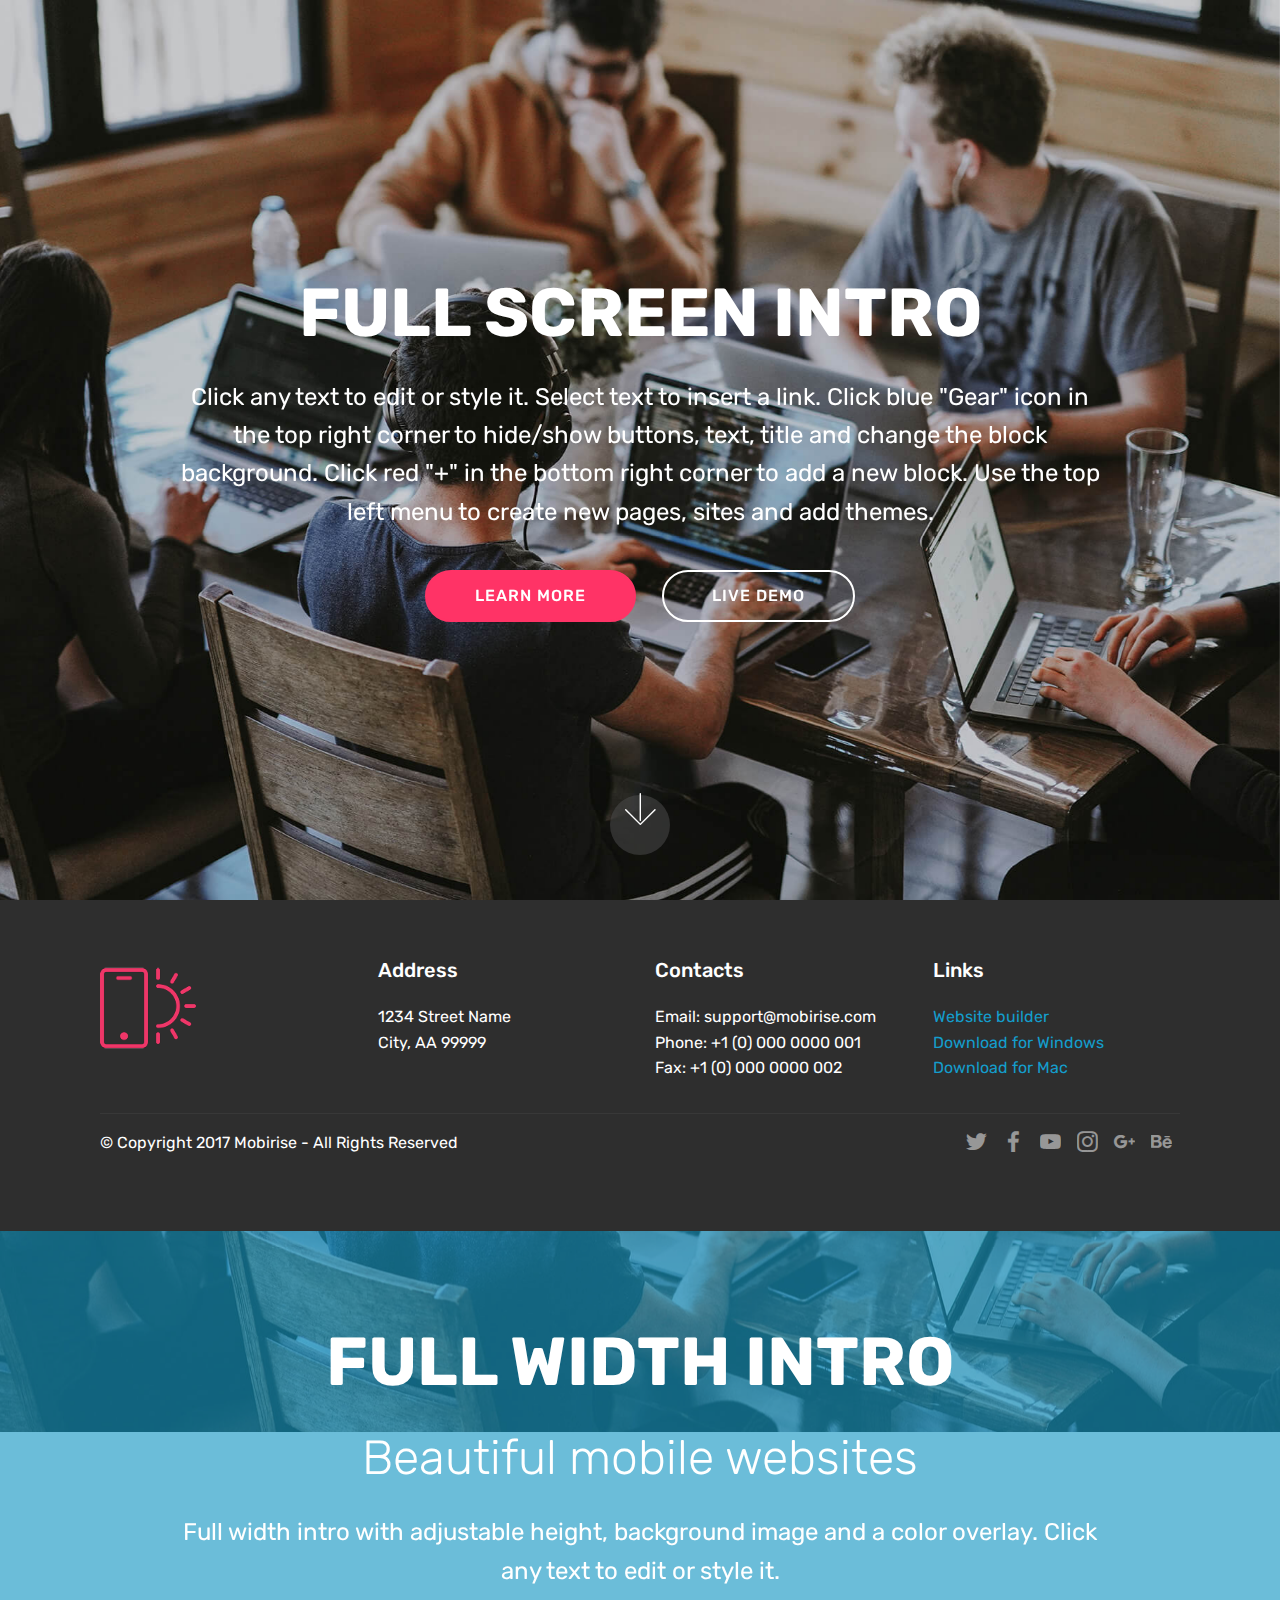
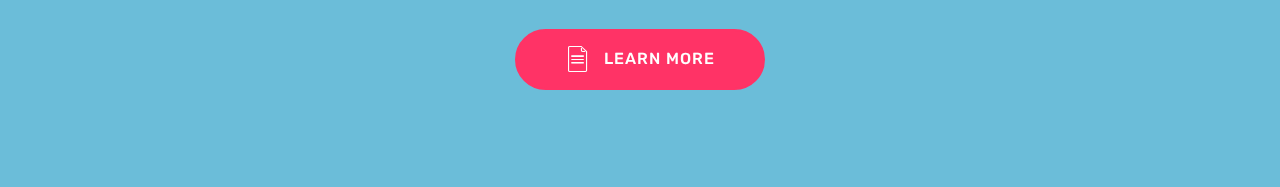
<file: index.html>
<!DOCTYPE html>
<html  >
<head>
  <!-- Site made with Mobirise Website Builder v4.12.2, https://mobirise.com -->
  <meta charset="UTF-8">
  <meta http-equiv="X-UA-Compatible" content="IE=edge">
  <meta name="generator" content="Mobirise v4.12.2, mobirise.com">
  <meta name="viewport" content="width=device-width, initial-scale=1, minimum-scale=1">
  <link rel="shortcut icon" href="assets/images/logo4.png" type="image/x-icon">
  <meta name="description" content="">
  
  <title>Home</title>
  <link rel="stylesheet" href="assets/web/assets/mobirise-icons/mobirise-icons.css">
  <link rel="stylesheet" href="assets/bootstrap/css/bootstrap.min.css">
  <link rel="stylesheet" href="assets/bootstrap/css/bootstrap-grid.min.css">
  <link rel="stylesheet" href="assets/bootstrap/css/bootstrap-reboot.min.css">
  <link rel="stylesheet" href="assets/tether/tether.min.css">
  <link rel="stylesheet" href="assets/socicon/css/styles.css">
  <link rel="stylesheet" href="assets/theme/css/style.css">
  <link rel="preload" as="style" href="assets/mobirise/css/mbr-additional.css"><link rel="stylesheet" href="assets/mobirise/css/mbr-additional.css" type="text/css">
  
  
  
</head>
<body>
  <section class="cid-qTkA127IK8 mbr-fullscreen mbr-parallax-background" id="header2-1">

    

    

    <div class="container align-center">
        <div class="row justify-content-md-center">
            <div class="mbr-white col-md-10">
                <h1 class="mbr-section-title mbr-bold pb-3 mbr-fonts-style display-1">
                    FULL SCREEN INTRO
                </h1>
                
                <p class="mbr-text pb-3 mbr-fonts-style display-5">
                    Click any text to edit or style it. Select text to insert a link. Click blue "Gear" icon in the top right corner to hide/show buttons, text, title and change the block background. Click red "+" in the bottom right corner to add a new block. Use the top left menu to create new pages, sites and add themes.
                </p>
                <div class="mbr-section-btn"><a class="btn btn-md btn-secondary display-4" href="https://mobirise.com">LEARN MORE</a>
                    <a class="btn btn-md btn-white-outline display-4" href="https://mobirise.com">LIVE DEMO</a></div>
            </div>
        </div>
    </div>
    <div class="mbr-arrow hidden-sm-down" aria-hidden="true">
        <a href="#next">
            <i class="mbri-down mbr-iconfont"></i>
        </a>
    </div>
</section>

<section class="engine"><a href="https://mobirise.info/x">css templates</a></section><section class="cid-qTkAaeaxX5" id="footer1-2">

    

    

    <div class="container">
        <div class="media-container-row content text-white">
            <div class="col-12 col-md-3">
                <div class="media-wrap">
                    <a href="https://mobirise.com/">
                        <img src="assets/images/logo2.png" alt="Mobirise">
                    </a>
                </div>
            </div>
            <div class="col-12 col-md-3 mbr-fonts-style display-7">
                <h5 class="pb-3">
                    Address
                </h5>
                <p class="mbr-text">
                    1234 Street Name
                    <br>City, AA 99999
                </p>
            </div>
            <div class="col-12 col-md-3 mbr-fonts-style display-7">
                <h5 class="pb-3">
                    Contacts
                </h5>
                <p class="mbr-text">
                    Email: support@mobirise.com
                    <br>Phone: +1 (0) 000 0000 001
                    <br>Fax: +1 (0) 000 0000 002
                </p>
            </div>
            <div class="col-12 col-md-3 mbr-fonts-style display-7">
                <h5 class="pb-3">
                    Links
                </h5>
                <p class="mbr-text">
                    <a class="text-primary" href="https://mobirise.com/">Website builder</a>
                    <br><a class="text-primary" href="https://mobirise.com/mobirise-free-win.zip">Download for Windows</a>
                    <br><a class="text-primary" href="https://mobirise.com/mobirise-free-mac.zip">Download for Mac</a>
                </p>
            </div>
        </div>
        <div class="footer-lower">
            <div class="media-container-row">
                <div class="col-sm-12">
                    <hr>
                </div>
            </div>
            <div class="media-container-row mbr-white">
                <div class="col-sm-6 copyright">
                    <p class="mbr-text mbr-fonts-style display-7">
                        © Copyright 2017 Mobirise - All Rights Reserved
                    </p>
                </div>
                <div class="col-md-6">
                    <div class="social-list align-right">
                        <div class="soc-item">
                            <a href="https://twitter.com/mobirise" target="_blank">
                                <span class="socicon-twitter socicon mbr-iconfont mbr-iconfont-social"></span>
                            </a>
                        </div>
                        <div class="soc-item">
                            <a href="https://www.facebook.com/pages/Mobirise/1616226671953247" target="_blank">
                                <span class="socicon-facebook socicon mbr-iconfont mbr-iconfont-social"></span>
                            </a>
                        </div>
                        <div class="soc-item">
                            <a href="https://www.youtube.com/c/mobirise" target="_blank">
                                <span class="socicon-youtube socicon mbr-iconfont mbr-iconfont-social"></span>
                            </a>
                        </div>
                        <div class="soc-item">
                            <a href="https://instagram.com/mobirise" target="_blank">
                                <span class="socicon-instagram socicon mbr-iconfont mbr-iconfont-social"></span>
                            </a>
                        </div>
                        <div class="soc-item">
                            <a href="https://plus.google.com/u/0/+Mobirise" target="_blank">
                                <span class="socicon-googleplus socicon mbr-iconfont mbr-iconfont-social"></span>
                            </a>
                        </div>
                        <div class="soc-item">
                            <a href="https://www.behance.net/Mobirise" target="_blank">
                                <span class="socicon-behance socicon mbr-iconfont mbr-iconfont-social"></span>
                            </a>
                        </div>
                    </div>
                </div>
            </div>
        </div>
    </div>
</section>

<section class="header1 cid-rSlG7k9RsS mbr-parallax-background" id="header1-3">

    

    <div class="mbr-overlay" style="opacity: 0.6; background-color: rgb(20, 157, 204);">
    </div>

    <div class="container">
        <div class="row justify-content-md-center">
            <div class="mbr-white col-md-10">
                <h1 class="mbr-section-title align-center mbr-bold pb-3 mbr-fonts-style display-1">
                    FULL WIDTH INTRO
                </h1>
                <h3 class="mbr-section-subtitle align-center mbr-light pb-3 mbr-fonts-style display-2">
                    Beautiful mobile websites
                </h3>
                <p class="mbr-text align-center pb-3 mbr-fonts-style display-5">
                    Full width intro with adjustable height, background image and a color overlay. Click any text to edit or style it.
                </p>
                <div class="mbr-section-btn align-center"><a class="btn btn-md btn-secondary display-4" href="https://mobirise.co">
                        <span class="mbr-iconfont mbri-file"></span>LEARN MORE</a></div>
            </div>
        </div>
    </div>

</section>


  <script src="assets/web/assets/jquery/jquery.min.js"></script>
  <script src="assets/popper/popper.min.js"></script>
  <script src="assets/bootstrap/js/bootstrap.min.js"></script>
  <script src="assets/tether/tether.min.js"></script>
  <script src="assets/smoothscroll/smooth-scroll.js"></script>
  <script src="assets/parallax/jarallax.min.js"></script>
  <script src="assets/theme/js/script.js"></script>
  
  
</body>
</html>
</file>
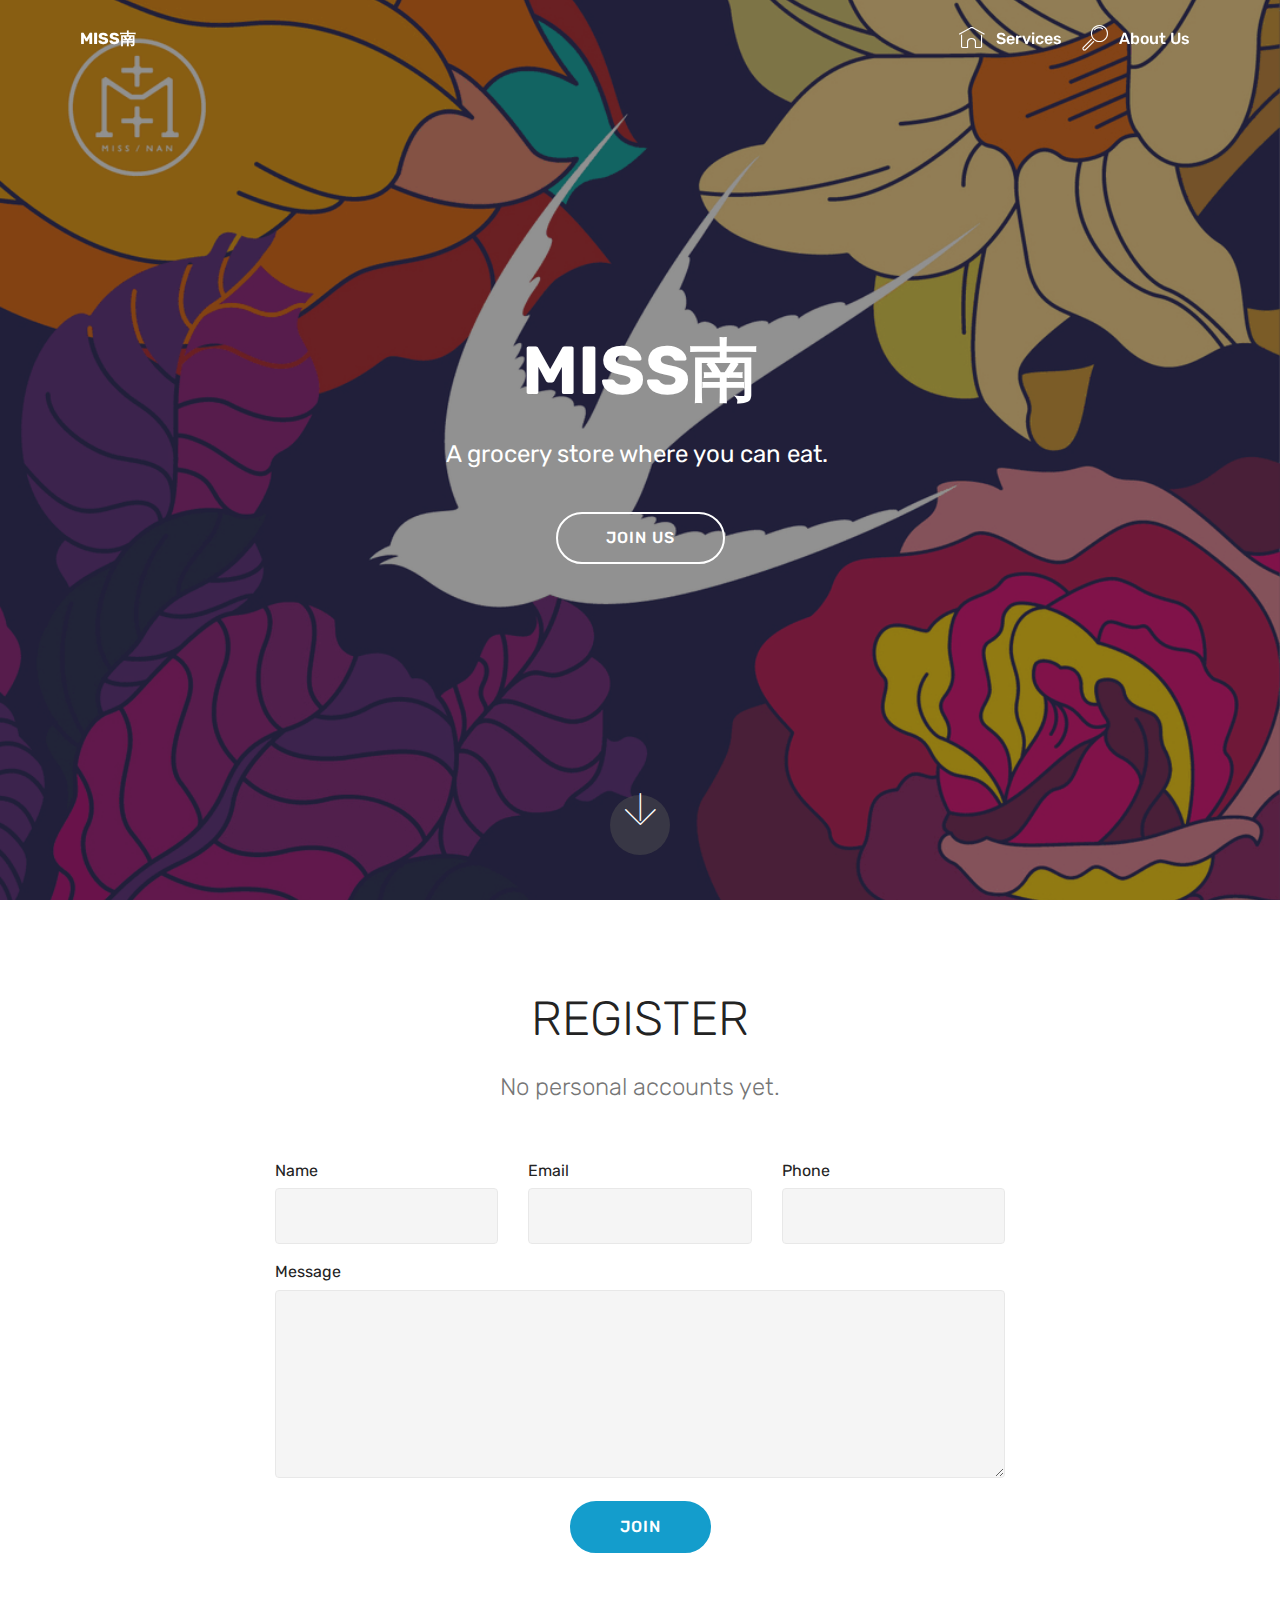
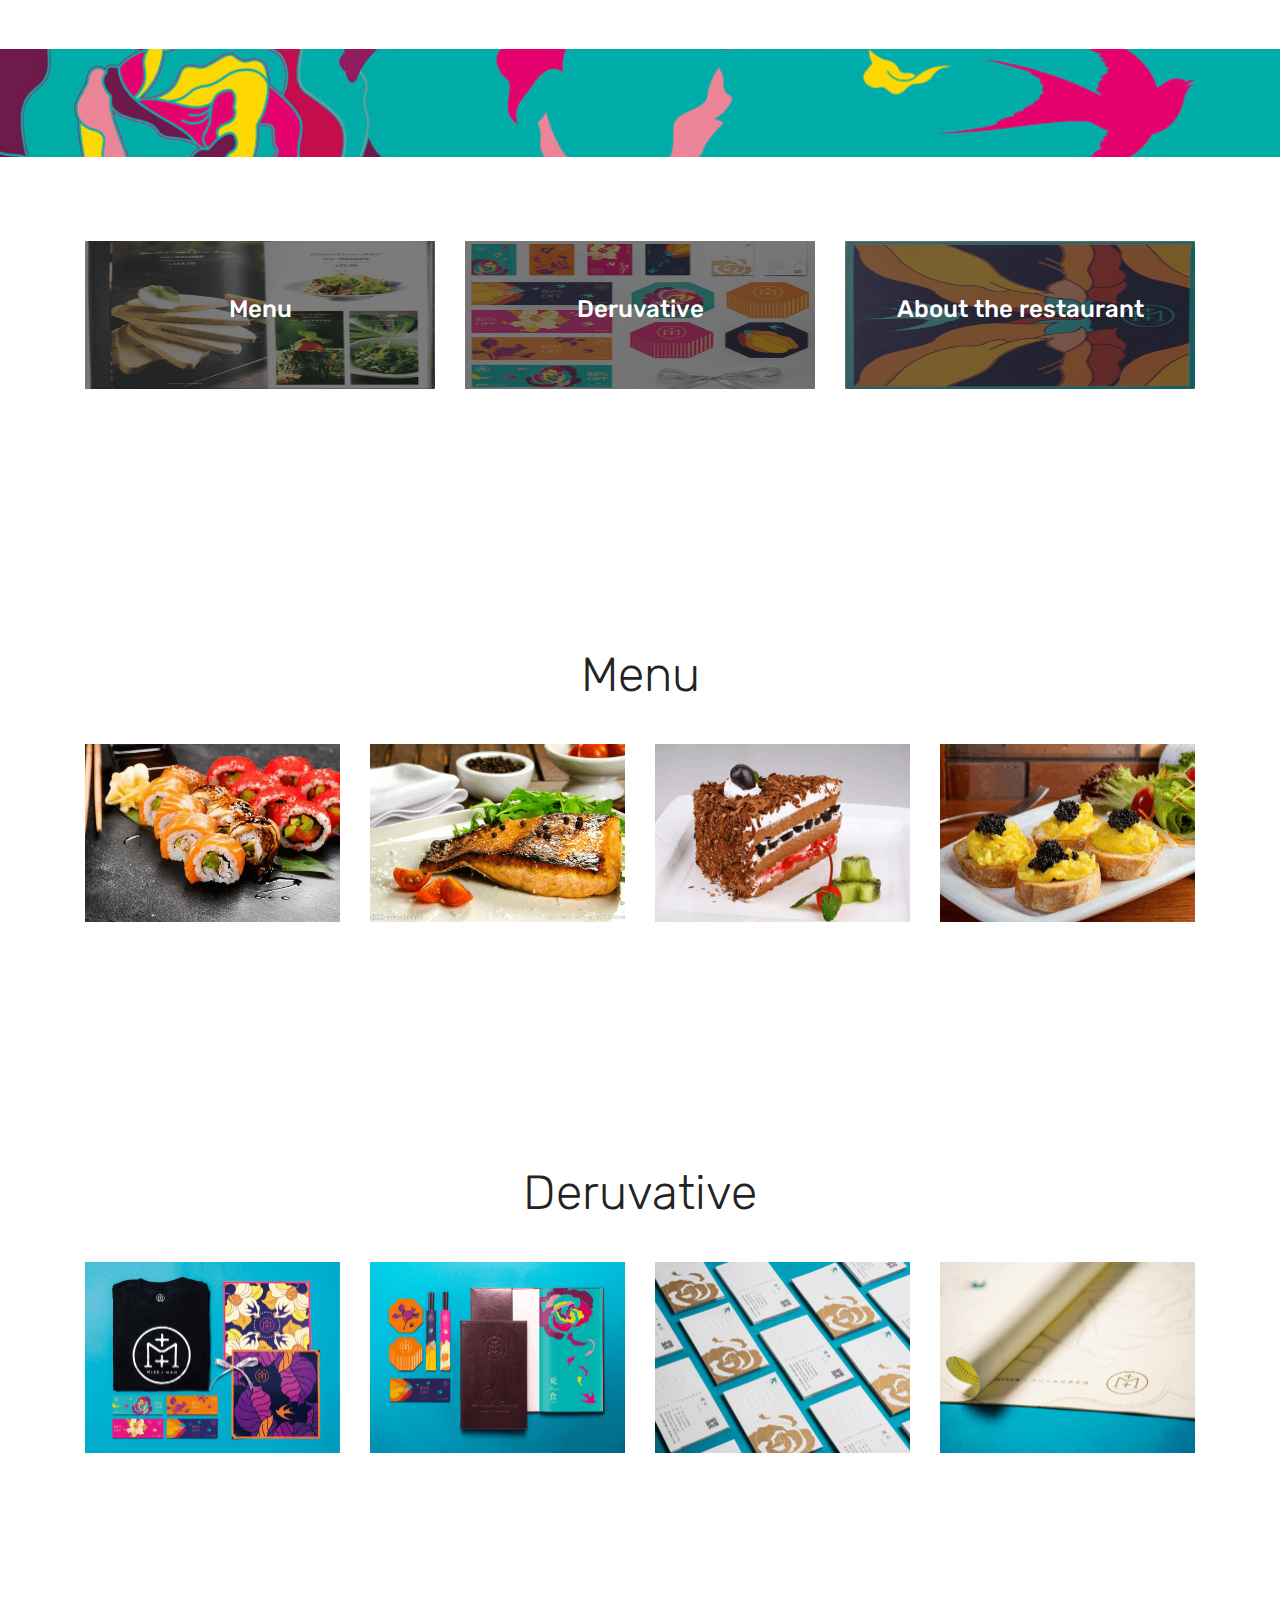
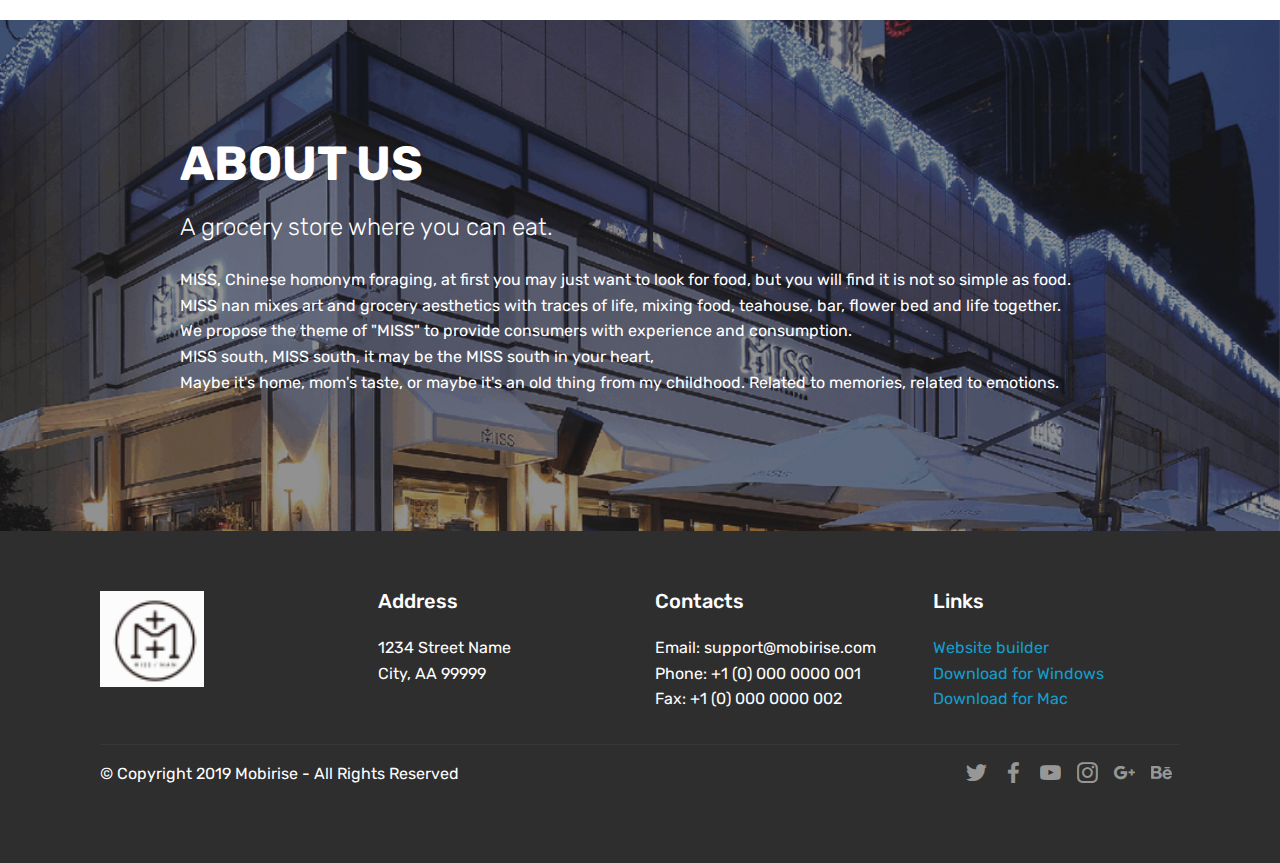
<file: page1.html>
<!DOCTYPE html>
<html  >
<head>
  <!-- Site made with Mobirise Website Builder v4.12.2, https://mobirise.com -->
  <meta charset="UTF-8">
  <meta http-equiv="X-UA-Compatible" content="IE=edge">
  <meta name="generator" content="Mobirise v4.12.2, mobirise.com">
  <meta name="viewport" content="width=device-width, initial-scale=1, minimum-scale=1">
  <link rel="shortcut icon" href="assets/images/logo4.png" type="image/x-icon">
  <meta name="description" content="Web Site Maker Description">
  
  <title>MISS南</title>
  <link rel="stylesheet" href="assets/web/assets/mobirise-icons/mobirise-icons.css">
  <link rel="stylesheet" href="assets/bootstrap/css/bootstrap.min.css">
  <link rel="stylesheet" href="assets/bootstrap/css/bootstrap-grid.min.css">
  <link rel="stylesheet" href="assets/bootstrap/css/bootstrap-reboot.min.css">
  <link rel="stylesheet" href="assets/socicon/css/styles.css">
  <link rel="stylesheet" href="assets/dropdown/css/style.css">
  <link rel="stylesheet" href="assets/tether/tether.min.css">
  <link rel="stylesheet" href="assets/theme/css/style.css">
  <link rel="preload" as="style" href="assets/mobirise/css/mbr-additional.css"><link rel="stylesheet" href="assets/mobirise/css/mbr-additional.css" type="text/css">
  
  
  
</head>
<body>
  <section class="menu cid-rTaIrhR2rc" once="menu" id="menu1-e">

    

    <nav class="navbar navbar-expand beta-menu navbar-dropdown align-items-center navbar-fixed-top navbar-toggleable-sm bg-color transparent">
        <button class="navbar-toggler navbar-toggler-right" type="button" data-toggle="collapse" data-target="#navbarSupportedContent" aria-controls="navbarSupportedContent" aria-expanded="false" aria-label="Toggle navigation">
            <div class="hamburger">
                <span></span>
                <span></span>
                <span></span>
                <span></span>
            </div>
        </button>
        <div class="menu-logo">
            <div class="navbar-brand">
                
                <span class="navbar-caption-wrap"><a class="navbar-caption text-white display-4" href="https://mobirise.co">
                        MISS南</a></span>
            </div>
        </div>
        <div class="collapse navbar-collapse" id="navbarSupportedContent">
            <ul class="navbar-nav nav-dropdown nav-right" data-app-modern-menu="true"><li class="nav-item">
                    <a class="nav-link link text-white display-4" href="page1.html#header6-9">
                        <span class="mbri-home mbr-iconfont mbr-iconfont-btn"></span>
                        Services
                    </a>
                </li>
                <li class="nav-item">
                    <a class="nav-link link text-white display-4" href="page8.html#info3-2z">
                        <span class="mbri-search mbr-iconfont mbr-iconfont-btn"></span>
                        About Us
                    </a>
                </li></ul>
            
        </div>
    </nav>
</section>

<section class="engine"><a href="https://mobirise.info/s">bootstrap themes</a></section><section class="header6 cid-rTasxu4r3t mbr-fullscreen" id="header6-9">

    

    <div class="mbr-overlay" style="opacity: 0.5; background-color: rgb(35, 35, 35);">
    </div>

    <div class="container">
        <div class="row justify-content-md-center">
            <div class="mbr-white col-md-10">
                <h1 class="mbr-section-title align-center mbr-bold pb-3 mbr-fonts-style display-1">MISS南</h1>
                <p class="mbr-text align-center pb-3 mbr-fonts-style display-5">
                    A grocery store where you can eat.&nbsp;</p>
                <div class="mbr-section-btn align-center"><a class="btn btn-md btn-white-outline display-4" href="page5.html#form1-1s">JOIN US</a></div>
            </div>
        </div>
    </div>

    <div class="mbr-arrow hidden-sm-down" aria-hidden="true">
        <a href="#next">
            <i class="mbri-down mbr-iconfont"></i>
        </a>
    </div>
</section>

<section class="mbr-section form1 cid-rTaZh7G84F" id="form1-p">

    

    
    <div class="container">
        <div class="row justify-content-center">
            <div class="title col-12 col-lg-8">
                <h2 class="mbr-section-title align-center pb-3 mbr-fonts-style display-2">
                    REGISTER
                </h2>
                <h3 class="mbr-section-subtitle align-center mbr-light pb-3 mbr-fonts-style display-5">No personal accounts yet.</h3>
            </div>
        </div>
    </div>
    <div class="container">
        <div class="row justify-content-center">
            <div class="media-container-column col-lg-8" data-form-type="formoid">
                <!---Formbuilder Form--->
                <form action="https://mobirise.com/" method="POST" class="mbr-form form-with-styler" data-form-title="Mobirise Form"><input type="hidden" name="email" data-form-email="true" value="yoL30kDAS/wfXkIElggnIs6taJ2DhBeyLo71Vt/vCb8KunXhIhtZIQGfDlpyptt5sAP5408IJp1ZeAcJwhZ1zAgY0QSkmeu0YgbFIq2/7CJLzHPiKpz1LZyFoOAm6+HU">
                    <div class="row">
                        <div hidden="hidden" data-form-alert="" class="alert alert-success col-12">Thanks for filling out the form!</div>
                        <div hidden="hidden" data-form-alert-danger="" class="alert alert-danger col-12">
                        </div>
                    </div>
                    <div class="dragArea row">
                        <div class="col-md-4  form-group" data-for="name">
                            <label for="name-form1-p" class="form-control-label mbr-fonts-style display-7">Name</label>
                            <input type="text" name="name" data-form-field="Name" required="required" class="form-control display-7" id="name-form1-p">
                        </div>
                        <div class="col-md-4  form-group" data-for="email">
                            <label for="email-form1-p" class="form-control-label mbr-fonts-style display-7">Email</label>
                            <input type="email" name="email" data-form-field="Email" required="required" class="form-control display-7" id="email-form1-p">
                        </div>
                        <div data-for="phone" class="col-md-4  form-group">
                            <label for="phone-form1-p" class="form-control-label mbr-fonts-style display-7">Phone</label>
                            <input type="tel" name="phone" data-form-field="Phone" class="form-control display-7" id="phone-form1-p">
                        </div>
                        <div data-for="message" class="col-md-12 form-group">
                            <label for="message-form1-p" class="form-control-label mbr-fonts-style display-7">Message</label>
                            <textarea name="message" data-form-field="Message" class="form-control display-7" id="message-form1-p"></textarea>
                        </div>
                        <div class="col-md-12 input-group-btn align-center"><button type="submit" class="btn btn-primary btn-form display-4" href="page3.html#features13-1v">JOIN</button></div>
                    </div>
                </form><!---Formbuilder Form--->
            </div>
        </div>
    </div>
</section>

<section class="header1 cid-rTaCC624hi" id="header16-a">

    

    

    <div class="container">
        <div class="row justify-content-md-center">
            <div class="col-md-10 align-center">
                <h1 class="mbr-section-title mbr-bold pb-3 mbr-fonts-style display-1"></h1>
                <h3 class="mbr-section-subtitle mbr-light pb-3 mbr-fonts-style display-2"></h3>
                
                
            </div>
        </div>
    </div>

</section>

<section class="features13 cid-rTaF9MiL6O" id="features13-d">

    

    
    <div class="container">
        <h2 class="mbr-section-title pb-3 mbr-fonts-style align-center display-2"></h2>

        <div class="media-container-row">
            <div class="card col-12 col-md-6 align-center col-lg-4">
                <div class="card-wrap">
                    <div class="card-img">
                        <a href="page6.html#gallery5-2e"><img src="assets/images/-20200314100407-310x290.png" alt="Mobirise" title=""></a>
                    </div>
                    <div class="card-box p-5">
                        <h4 class="card-title py-2 mbr-fonts-style align-center mbr-white display-5">
                            Menu</h4>
                        <p class="mbr-text mbr-fonts-style mbr-white display-7"></p>
                    </div>
                </div>
            </div>
            <div class="card col-12 col-md-6 align-center col-lg-4">
                <div class="card-wrap">
                    <div class="card-img">
                        <a href="page7.html#gallery5-2p"><img src="assets/images/-20200314100820-335x325.png" alt="Mobirise" title=""></a>
                    </div>
                    <div class="card-box p-5">
                        <h4 class="card-title py-2 mbr-fonts-style align-center mbr-white display-5">
                            Deruvative</h4>
                        <p class="mbr-text mbr-fonts-style mbr-white display-7"></p>
                    </div>
                </div>
            </div>
            <div class="card col-12 col-md-6 align-center col-lg-4">
                <div class="card-wrap">
                    <div class="card-img">
                        <a href="page8.html#info3-2z"><img src="assets/images/-20200314100651-250x251.png" alt="Mobirise" title=""></a>
                    </div>
                    <div class="card-box p-5">
                        <h4 class="card-title py-2 mbr-fonts-style align-center mbr-white display-5">
                            About the restaurant</h4>
                        <p class="mbr-text mbr-fonts-style mbr-white display-7"></p>
                    </div>
                </div>
            </div>    
        </div>
    </div>
</section>

<section class="mbr-gallery gallery5 cid-rTaTRmTjQZ" id="gallery5-i">

    

    

    <div class="container">
        <h3 class="mbr-section-title align-center mbr-fonts-style display-2">
            Menu</h3>
        <h4 class="mbr-section-subtitle align-center pb-4 mbr-fonts-style display-5"></h4>
        <div class="row mbr-gallery" data-toggle="modal" data-target="#rTboyZ5qJx">
            <div class="col-sm-6 col-md-4 col-lg-3 item gallery-image">
                <div class="item-wrapper">
                    <img class="w-100" src="assets/images/-20200314110238-500x323.png" alt="" data-slide-to="0" title="" data-target="#rTboyZ51sB">
                </div>
            </div>
            <div class="col-sm-6 col-md-4 col-lg-3 item gallery-image">
                <div class="item-wrapper">
                    <img class="w-100" src="assets/images/-20200314110254-500x331.png" alt="" data-slide-to="1" title="" data-target="#rTboyZ51sB">
                </div>
            </div><div class="col-sm-6 col-md-4 col-lg-3 item gallery-image">
                <div class="item-wrapper">
                    <img class="w-100" src="assets/images/-20200314110242-499x333.png" alt="" data-slide-to="2" title="" data-target="#rTboyZ51sB">
                </div>
            </div>
            
            <div class="col-sm-6 col-md-4 col-lg-3 item gallery-image">
                <div class="item-wrapper">
                    <img class="w-100" src="assets/images/-20200314110358-500x331.png" alt="" data-slide-to="3" title="" data-target="#rTboyZ51sB">
                </div>
            </div>
        </div>

        <div class="modal mbr-slider fade" tabindex="-1" role="dialog" aria-hidden="true" id="rTboyZ5qJx">
            <div class="modal-dialog" role="document">
                <div class="modal-content">
                    <div class="modal-body">
                        <div class="carousel slide" data-ride="carousel" id="rTboyZ51sB">
                            <div class="carousel-inner">
                                <div class="carousel-item active">
                                    <img class="d-block w-100" src="assets/images/-20200314110238-500x323.png" alt="">
                                </div>
                                <div class="carousel-item">
                                    <img class="d-block w-100" src="assets/images/-20200314110254-500x331.png" alt="">
                                </div><div class="carousel-item">
                                    <img class="d-block w-100" src="assets/images/-20200314110242-499x333.png" alt="">
                                </div>
                                
                                <div class="carousel-item">
                                    <img class="d-block w-100" src="assets/images/-20200314110358-500x331.png" alt="">
                                </div>
                            </div>
                            <ol class="carousel-indicators">
                                <li data-slide-to="0" class="active" data-target="#rTboyZ51sB"></li>
                                <li data-slide-to="1" data-target="#rTboyZ51sB"></li>
                                <li data-slide-to="2" data-target="#rTboyZ51sB"></li>
                                <li data-slide-to="3" data-target="#rTboyZ51sB"></li>
                            </ol>
                            <a role="button" href="" class="close" data-dismiss="modal" aria-label="Close">
                            </a>
                            <a class="carousel-control-prev carousel-control" role="button" data-slide="prev" href="#rTboyZ51sB">
                                <span class="mbri-left mbr-iconfont" aria-hidden="true"></span>
                                <span class="sr-only">Previous</span>
                            </a>
                            <a class="carousel-control-next carousel-control" role="button" data-slide="next" href="#rTboyZ51sB">
                                <span class="mbri-right mbr-iconfont" aria-hidden="true"></span>
                                <span class="sr-only">Next</span>
                            </a>
                        </div>
                    </div>
                </div>
            </div>
        </div>
    </div>
</section>

<section class="mbr-gallery gallery5 cid-rTaOeWRCaE" id="gallery5-g">

    

    

    <div class="container">
        <h3 class="mbr-section-title align-center mbr-fonts-style display-2">
            Deruvative</h3>
        <h4 class="mbr-section-subtitle align-center pb-4 mbr-fonts-style display-5"></h4>
        <div class="row mbr-gallery" data-toggle="modal" data-target="#rTboyZ6Oyq">
            <div class="col-sm-6 col-md-4 col-lg-3 item gallery-image">
                <div class="item-wrapper">
                    <img class="w-100" src="assets/images/-20200314103330-510x383.png" alt="" data-slide-to="0" title="" data-target="#rTboyZ6lkP">
                </div>
            </div>
            <div class="col-sm-6 col-md-4 col-lg-3 item gallery-image">
                <div class="item-wrapper">
                    <img class="w-100" src="assets/images/-20200314103334-510x383.png" alt="" data-slide-to="1" title="" data-target="#rTboyZ6lkP">
                </div>
            </div>
            <div class="col-sm-6 col-md-4 col-lg-3 item gallery-image">
                <div class="item-wrapper">
                    <img class="w-100" src="assets/images/-20200314103341-510x383.png" alt="" data-slide-to="2" title="" data-target="#rTboyZ6lkP">
                </div>
            </div>
            <div class="col-sm-6 col-md-4 col-lg-3 item gallery-image">
                <div class="item-wrapper">
                    <img class="w-100" src="assets/images/-20200314103349-510x383.png" alt="" data-slide-to="3" title="" data-target="#rTboyZ6lkP">
                </div>
            </div>
        </div>

        <div class="modal mbr-slider fade" tabindex="-1" role="dialog" aria-hidden="true" id="rTboyZ6Oyq">
            <div class="modal-dialog" role="document">
                <div class="modal-content">
                    <div class="modal-body">
                        <div class="carousel slide" data-ride="carousel" id="rTboyZ6lkP">
                            <div class="carousel-inner">
                                <div class="carousel-item active">
                                    <img class="d-block w-100" src="assets/images/-20200314103330-510x383.png" alt="">
                                </div>
                                <div class="carousel-item">
                                    <img class="d-block w-100" src="assets/images/-20200314103334-510x383.png" alt="">
                                </div>
                                <div class="carousel-item">
                                    <img class="d-block w-100" src="assets/images/-20200314103341-510x383.png" alt="">
                                </div>
                                <div class="carousel-item">
                                    <img class="d-block w-100" src="assets/images/-20200314103349-510x383.png" alt="">
                                </div>
                            </div>
                            <ol class="carousel-indicators">
                                <li data-slide-to="0" class="active" data-target="#rTboyZ6lkP"></li>
                                <li data-slide-to="1" data-target="#rTboyZ6lkP"></li>
                                <li data-slide-to="2" data-target="#rTboyZ6lkP"></li>
                                <li data-slide-to="3" data-target="#rTboyZ6lkP"></li>
                            </ol>
                            <a role="button" href="" class="close" data-dismiss="modal" aria-label="Close">
                            </a>
                            <a class="carousel-control-prev carousel-control" role="button" data-slide="prev" href="#rTboyZ6lkP">
                                <span class="mbri-left mbr-iconfont" aria-hidden="true"></span>
                                <span class="sr-only">Previous</span>
                            </a>
                            <a class="carousel-control-next carousel-control" role="button" data-slide="next" href="#rTboyZ6lkP">
                                <span class="mbri-right mbr-iconfont" aria-hidden="true"></span>
                                <span class="sr-only">Next</span>
                            </a>
                        </div>
                    </div>
                </div>
            </div>
        </div>
    </div>
</section>

<section class="mbr-section info3 cid-rTaW1z4AtU" id="info3-m">

    

    <div class="mbr-overlay" style="opacity: 0.5; background-color: rgb(35, 35, 35);">
    </div>

    <div class="container">
        <div class="row justify-content-center">
            <div class="media-container-column title col-12 col-md-10">
                <h2 class="align-left mbr-bold mbr-white pb-3 mbr-fonts-style display-2">
                    ABOUT US</h2>
                <h3 class="mbr-section-subtitle align-left mbr-light mbr-white pb-3 mbr-fonts-style display-5">A grocery store where you can eat.</h3>
                <p class="mbr-text align-left mbr-white mbr-fonts-style display-7">MISS, Chinese homonym foraging, at first you may just want to look for food, but you will find it is not so simple as food.<br>MISS nan mixes art and grocery aesthetics with traces of life, mixing food, teahouse, bar, flower bed and life together.<br>We propose the theme of "MISS" to provide consumers with experience and consumption.<br>MISS south, MISS south, it may be the MISS south in your heart,<br>Maybe it's home, mom's taste, or maybe it's an old thing from my childhood. Related to memories, related to emotions.</p>
                
            </div>
        </div>
    </div>
</section>

<section class="cid-rTaVQG72RE" id="footer1-j">

    

    

    <div class="container">
        <div class="media-container-row content text-white">
            <div class="col-12 col-md-3">
                <div class="media-wrap">
                    <a href="https://mobirise.co/">
                        <img src="assets/images/-20200314125631-256x192.png" alt="Mobirise" title="">
                    </a>
                </div>
            </div>
            <div class="col-12 col-md-3 mbr-fonts-style display-7">
                <h5 class="pb-3">
                    Address
                </h5>
                <p class="mbr-text">
                    1234 Street Name
                    <br>City, AA 99999
                </p>
            </div>
            <div class="col-12 col-md-3 mbr-fonts-style display-7">
                <h5 class="pb-3">
                    Contacts
                </h5>
                <p class="mbr-text">
                    Email: support@mobirise.com
                    <br>Phone: +1 (0) 000 0000 001
                    <br>Fax: +1 (0) 000 0000 002
                </p>
            </div>
            <div class="col-12 col-md-3 mbr-fonts-style display-7">
                <h5 class="pb-3">
                    Links
                </h5>
                <p class="mbr-text">
                    <a class="text-primary" href="https://mobirise.co/">Website builder</a>
                    <br><a class="text-primary" href="https://mobirise.co/">Download for Windows</a>
                    <br><a class="text-primary" href="https://mobirise.co/">Download for Mac</a>
                </p>
            </div>
        </div>
        <div class="footer-lower">
            <div class="media-container-row">
                <div class="col-sm-12">
                    <hr>
                </div>
            </div>
            <div class="media-container-row mbr-white">
                <div class="col-sm-6 copyright">
                    <p class="mbr-text mbr-fonts-style display-7">
                        © Copyright 2019 Mobirise - All Rights Reserved
                    </p>
                </div>
                <div class="col-md-6">
                    <div class="social-list align-right">
                        <div class="soc-item">
                            <a href="https://twitter.com/mobirise" target="_blank">
                                <span class="socicon-twitter socicon mbr-iconfont mbr-iconfont-social"></span>
                            </a>
                        </div>
                        <div class="soc-item">
                            <a href="https://www.facebook.com/pages/Mobirise/1616226671953247" target="_blank">
                                <span class="socicon-facebook socicon mbr-iconfont mbr-iconfont-social"></span>
                            </a>
                        </div>
                        <div class="soc-item">
                            <a href="https://www.youtube.com/c/mobirise" target="_blank">
                                <span class="socicon-youtube socicon mbr-iconfont mbr-iconfont-social"></span>
                            </a>
                        </div>
                        <div class="soc-item">
                            <a href="https://instagram.com/mobirise" target="_blank">
                                <span class="socicon-instagram socicon mbr-iconfont mbr-iconfont-social"></span>
                            </a>
                        </div>
                        <div class="soc-item">
                            <a href="https://plus.google.com/u/0/+Mobirise" target="_blank">
                                <span class="socicon-googleplus socicon mbr-iconfont mbr-iconfont-social"></span>
                            </a>
                        </div>
                        <div class="soc-item">
                            <a href="https://www.behance.net/Mobirise" target="_blank">
                                <span class="socicon-behance socicon mbr-iconfont mbr-iconfont-social"></span>
                            </a>
                        </div>
                    </div>
                </div>
            </div>
        </div>
    </div>
</section>


  <script src="assets/web/assets/jquery/jquery.min.js"></script>
  <script src="assets/popper/popper.min.js"></script>
  <script src="assets/bootstrap/js/bootstrap.min.js"></script>
  <script src="assets/smoothscroll/smooth-scroll.js"></script>
  <script src="assets/dropdown/js/nav-dropdown.js"></script>
  <script src="assets/dropdown/js/navbar-dropdown.js"></script>
  <script src="assets/touchswipe/jquery.touch-swipe.min.js"></script>
  <script src="assets/tether/tether.min.js"></script>
  <script src="assets/theme/js/script.js"></script>
  <script src="assets/formoid/formoid.min.js"></script>
  
  
</body>
</html>
</file>
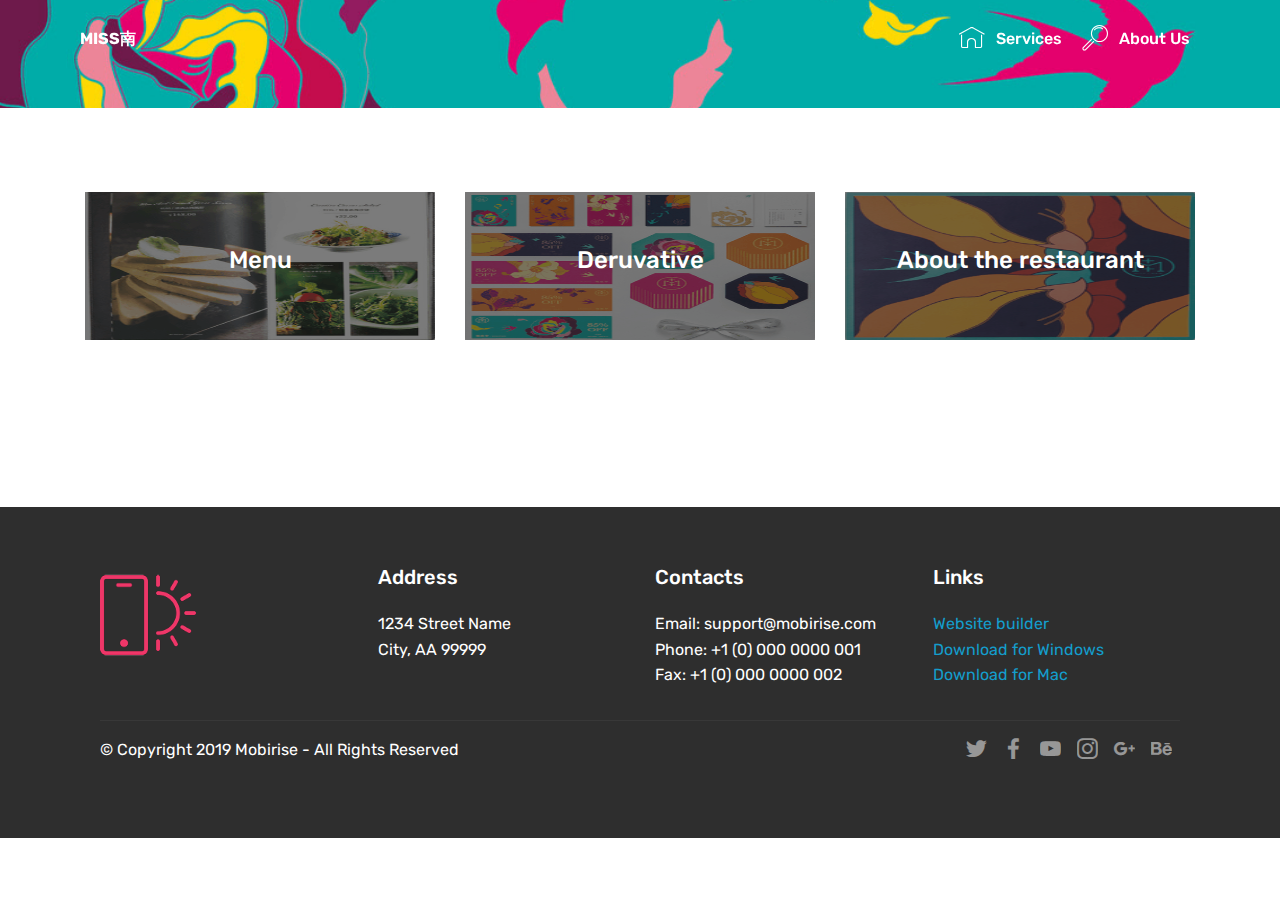
<file: page3.html>
<!DOCTYPE html>
<html  >
<head>
  <!-- Site made with Mobirise Website Builder v4.12.2, https://mobirise.com -->
  <meta charset="UTF-8">
  <meta http-equiv="X-UA-Compatible" content="IE=edge">
  <meta name="generator" content="Mobirise v4.12.2, mobirise.com">
  <meta name="viewport" content="width=device-width, initial-scale=1, minimum-scale=1">
  <link rel="shortcut icon" href="assets/images/logo4.png" type="image/x-icon">
  <meta name="description" content="Web Site Maker Description">
  
  <title>区块</title>
  <link rel="stylesheet" href="assets/web/assets/mobirise-icons/mobirise-icons.css">
  <link rel="stylesheet" href="assets/bootstrap/css/bootstrap.min.css">
  <link rel="stylesheet" href="assets/bootstrap/css/bootstrap-grid.min.css">
  <link rel="stylesheet" href="assets/bootstrap/css/bootstrap-reboot.min.css">
  <link rel="stylesheet" href="assets/tether/tether.min.css">
  <link rel="stylesheet" href="assets/dropdown/css/style.css">
  <link rel="stylesheet" href="assets/socicon/css/styles.css">
  <link rel="stylesheet" href="assets/theme/css/style.css">
  <link rel="preload" as="style" href="assets/mobirise/css/mbr-additional.css"><link rel="stylesheet" href="assets/mobirise/css/mbr-additional.css" type="text/css">
  
  
  
</head>
<body>
  <section class="menu cid-rTb1j1sEl0" once="menu" id="menu1-1x">

    

    <nav class="navbar navbar-expand beta-menu navbar-dropdown align-items-center navbar-fixed-top navbar-toggleable-sm bg-color transparent">
        <button class="navbar-toggler navbar-toggler-right" type="button" data-toggle="collapse" data-target="#navbarSupportedContent" aria-controls="navbarSupportedContent" aria-expanded="false" aria-label="Toggle navigation">
            <div class="hamburger">
                <span></span>
                <span></span>
                <span></span>
                <span></span>
            </div>
        </button>
        <div class="menu-logo">
            <div class="navbar-brand">
                
                <span class="navbar-caption-wrap"><a class="navbar-caption text-white display-4" href="https://mobirise.co">
                        MISS南</a></span>
            </div>
        </div>
        <div class="collapse navbar-collapse" id="navbarSupportedContent">
            <ul class="navbar-nav nav-dropdown nav-right" data-app-modern-menu="true"><li class="nav-item">
                    <a class="nav-link link text-white display-4" href="page1.html#header6-9">
                        <span class="mbri-home mbr-iconfont mbr-iconfont-btn"></span>
                        Services
                    </a>
                </li>
                <li class="nav-item">
                    <a class="nav-link link text-white display-4" href="page8.html#info3-2z">
                        <span class="mbri-search mbr-iconfont mbr-iconfont-btn"></span>
                        About Us
                    </a>
                </li></ul>
            
        </div>
    </nav>
</section>

<section class="engine"><a href="https://mobirise.info/l">free web templates</a></section><section class="header1 cid-rTb1iOqUIk" id="header16-1u">

    

    

    <div class="container">
        <div class="row justify-content-md-center">
            <div class="col-md-10 align-center">
                <h1 class="mbr-section-title mbr-bold pb-3 mbr-fonts-style display-1"></h1>
                <h3 class="mbr-section-subtitle mbr-light pb-3 mbr-fonts-style display-2"></h3>
                
                
            </div>
        </div>
    </div>

</section>

<section class="features13 cid-rTb1iSm176" id="features13-1v">

    

    
    <div class="container">
        <h2 class="mbr-section-title pb-3 mbr-fonts-style align-center display-2"></h2>

        <div class="media-container-row">
            <div class="card col-12 col-md-6 align-center col-lg-4">
                <div class="card-wrap">
                    <div class="card-img">
                        <a href="page6.html#gallery5-2e"><img src="assets/images/-20200314100407-310x290.png" alt="Mobirise" title=""></a>
                    </div>
                    <div class="card-box p-5">
                        <h4 class="card-title py-2 mbr-fonts-style align-center mbr-white display-5">
                            Menu</h4>
                        <p class="mbr-text mbr-fonts-style mbr-white display-7"></p>
                    </div>
                </div>
            </div>
            <div class="card col-12 col-md-6 align-center col-lg-4">
                <div class="card-wrap">
                    <div class="card-img">
                        <a href="page7.html#gallery5-2p"><img src="assets/images/-20200314100820-335x325.png" alt="Mobirise" title=""></a>
                    </div>
                    <div class="card-box p-5">
                        <h4 class="card-title py-2 mbr-fonts-style align-center mbr-white display-5">
                            Deruvative</h4>
                        <p class="mbr-text mbr-fonts-style mbr-white display-7"></p>
                    </div>
                </div>
            </div>
            <div class="card col-12 col-md-6 align-center col-lg-4">
                <div class="card-wrap">
                    <div class="card-img">
                        <a href="page8.html#info3-2z"><img src="assets/images/-20200314100651-250x251.png" alt="Mobirise" title=""></a>
                    </div>
                    <div class="card-box p-5">
                        <h4 class="card-title py-2 mbr-fonts-style align-center mbr-white display-5">
                            About the restaurant</h4>
                        <p class="mbr-text mbr-fonts-style mbr-white display-7"></p>
                    </div>
                </div>
            </div>    
        </div>
    </div>
</section>

<section class="cid-rTb1jdqHEl" id="footer1-20">

    

    

    <div class="container">
        <div class="media-container-row content text-white">
            <div class="col-12 col-md-3">
                <div class="media-wrap">
                    <a href="https://mobirise.co/">
                        <img src="assets/images/logo2.png" alt="Mobirise">
                    </a>
                </div>
            </div>
            <div class="col-12 col-md-3 mbr-fonts-style display-7">
                <h5 class="pb-3">
                    Address
                </h5>
                <p class="mbr-text">
                    1234 Street Name
                    <br>City, AA 99999
                </p>
            </div>
            <div class="col-12 col-md-3 mbr-fonts-style display-7">
                <h5 class="pb-3">
                    Contacts
                </h5>
                <p class="mbr-text">
                    Email: support@mobirise.com
                    <br>Phone: +1 (0) 000 0000 001
                    <br>Fax: +1 (0) 000 0000 002
                </p>
            </div>
            <div class="col-12 col-md-3 mbr-fonts-style display-7">
                <h5 class="pb-3">
                    Links
                </h5>
                <p class="mbr-text">
                    <a class="text-primary" href="https://mobirise.co/">Website builder</a>
                    <br><a class="text-primary" href="https://mobirise.co/">Download for Windows</a>
                    <br><a class="text-primary" href="https://mobirise.co/">Download for Mac</a>
                </p>
            </div>
        </div>
        <div class="footer-lower">
            <div class="media-container-row">
                <div class="col-sm-12">
                    <hr>
                </div>
            </div>
            <div class="media-container-row mbr-white">
                <div class="col-sm-6 copyright">
                    <p class="mbr-text mbr-fonts-style display-7">
                        © Copyright 2019 Mobirise - All Rights Reserved
                    </p>
                </div>
                <div class="col-md-6">
                    <div class="social-list align-right">
                        <div class="soc-item">
                            <a href="https://twitter.com/mobirise" target="_blank">
                                <span class="socicon-twitter socicon mbr-iconfont mbr-iconfont-social"></span>
                            </a>
                        </div>
                        <div class="soc-item">
                            <a href="https://www.facebook.com/pages/Mobirise/1616226671953247" target="_blank">
                                <span class="socicon-facebook socicon mbr-iconfont mbr-iconfont-social"></span>
                            </a>
                        </div>
                        <div class="soc-item">
                            <a href="https://www.youtube.com/c/mobirise" target="_blank">
                                <span class="socicon-youtube socicon mbr-iconfont mbr-iconfont-social"></span>
                            </a>
                        </div>
                        <div class="soc-item">
                            <a href="https://instagram.com/mobirise" target="_blank">
                                <span class="socicon-instagram socicon mbr-iconfont mbr-iconfont-social"></span>
                            </a>
                        </div>
                        <div class="soc-item">
                            <a href="https://plus.google.com/u/0/+Mobirise" target="_blank">
                                <span class="socicon-googleplus socicon mbr-iconfont mbr-iconfont-social"></span>
                            </a>
                        </div>
                        <div class="soc-item">
                            <a href="https://www.behance.net/Mobirise" target="_blank">
                                <span class="socicon-behance socicon mbr-iconfont mbr-iconfont-social"></span>
                            </a>
                        </div>
                    </div>
                </div>
            </div>
        </div>
    </div>
</section>


  <script src="assets/web/assets/jquery/jquery.min.js"></script>
  <script src="assets/popper/popper.min.js"></script>
  <script src="assets/bootstrap/js/bootstrap.min.js"></script>
  <script src="assets/tether/tether.min.js"></script>
  <script src="assets/smoothscroll/smooth-scroll.js"></script>
  <script src="assets/dropdown/js/nav-dropdown.js"></script>
  <script src="assets/dropdown/js/navbar-dropdown.js"></script>
  <script src="assets/touchswipe/jquery.touch-swipe.min.js"></script>
  <script src="assets/theme/js/script.js"></script>
  
  
</body>
</html>
</file>
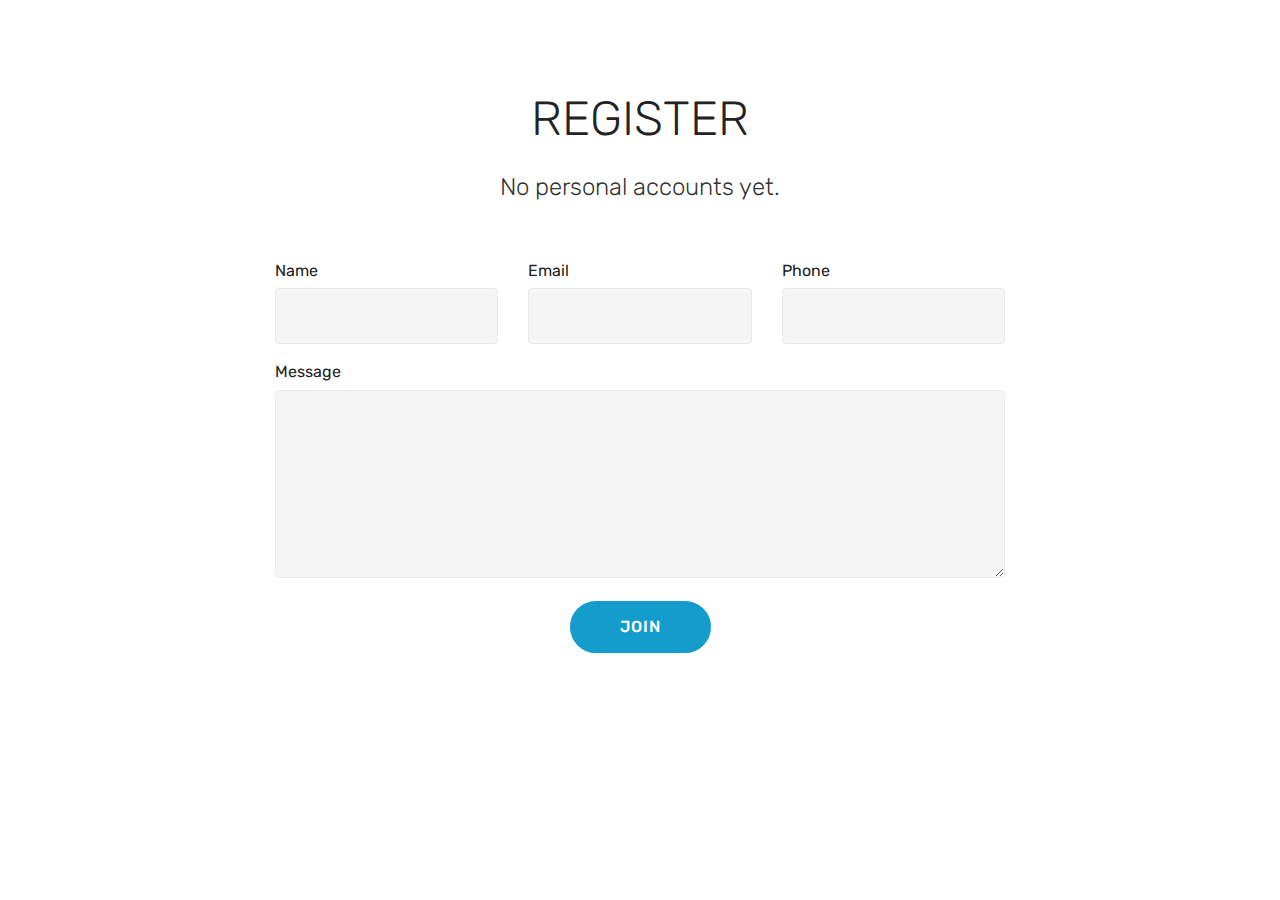
<file: page5.html>
<!DOCTYPE html>
<html  >
<head>
  <!-- Site made with Mobirise Website Builder v4.12.2, https://mobirise.com -->
  <meta charset="UTF-8">
  <meta http-equiv="X-UA-Compatible" content="IE=edge">
  <meta name="generator" content="Mobirise v4.12.2, mobirise.com">
  <meta name="viewport" content="width=device-width, initial-scale=1, minimum-scale=1">
  <link rel="shortcut icon" href="assets/images/logo4.png" type="image/x-icon">
  <meta name="description" content="Web Site Maker Description">
  
  <title>登录</title>
  <link rel="stylesheet" href="assets/web/assets/mobirise-icons/mobirise-icons.css">
  <link rel="stylesheet" href="assets/bootstrap/css/bootstrap.min.css">
  <link rel="stylesheet" href="assets/bootstrap/css/bootstrap-grid.min.css">
  <link rel="stylesheet" href="assets/bootstrap/css/bootstrap-reboot.min.css">
  <link rel="stylesheet" href="assets/tether/tether.min.css">
  <link rel="stylesheet" href="assets/dropdown/css/style.css">
  <link rel="stylesheet" href="assets/theme/css/style.css">
  <link rel="preload" as="style" href="assets/mobirise/css/mbr-additional.css"><link rel="stylesheet" href="assets/mobirise/css/mbr-additional.css" type="text/css">
  
  
  
</head>
<body>
  <section class="menu cid-rTb0GnffzS" once="menu" id="menu1-1o">

    

    <nav class="navbar navbar-expand beta-menu navbar-dropdown align-items-center navbar-fixed-top navbar-toggleable-sm bg-color transparent">
        <button class="navbar-toggler navbar-toggler-right" type="button" data-toggle="collapse" data-target="#navbarSupportedContent" aria-controls="navbarSupportedContent" aria-expanded="false" aria-label="Toggle navigation">
            <div class="hamburger">
                <span></span>
                <span></span>
                <span></span>
                <span></span>
            </div>
        </button>
        <div class="menu-logo">
            <div class="navbar-brand">
                
                <span class="navbar-caption-wrap"><a class="navbar-caption text-white display-4" href="https://mobirise.co">
                        MISS南</a></span>
            </div>
        </div>
        <div class="collapse navbar-collapse" id="navbarSupportedContent">
            <ul class="navbar-nav nav-dropdown nav-right" data-app-modern-menu="true"><li class="nav-item">
                    <a class="nav-link link text-white display-4" href="page1.html#header6-9">
                        <span class="mbri-home mbr-iconfont mbr-iconfont-btn"></span>
                        Services
                    </a>
                </li>
                <li class="nav-item">
                    <a class="nav-link link text-white display-4" href="page8.html#info3-2z">
                        <span class="mbri-search mbr-iconfont mbr-iconfont-btn"></span>
                        About Us
                    </a>
                </li></ul>
            
        </div>
    </nav>
</section>

<section class="engine"><a href="https://mobirise.info/k">how to develop own website</a></section><section class="mbr-section form1 cid-rTb0GCuIfl" id="form1-1s">

    

    
    <div class="container">
        <div class="row justify-content-center">
            <div class="title col-12 col-lg-8">
                <h2 class="mbr-section-title align-center pb-3 mbr-fonts-style display-2">
                    REGISTER</h2>
                <h3 class="mbr-section-subtitle align-center mbr-light pb-3 mbr-fonts-style display-5">
                    No personal accounts yet.</h3>
            </div>
        </div>
    </div>
    <div class="container">
        <div class="row justify-content-center">
            <div class="media-container-column col-lg-8" data-form-type="formoid">
                <!---Formbuilder Form--->
                <form action="https://mobirise.com/" method="POST" class="mbr-form form-with-styler" data-form-title="Mobirise Form"><input type="hidden" name="email" data-form-email="true" value="q1XMViLPnq/qsWTW3rIJUWba0b7buDk3sYmRMsSPzUbPwTQp6eRJsbT0zxrEdHnPrI0rsSpiMH8m4YsNS5YfKGqCjzGsI5gfSpB8mu/qVFUBzJie4V1bBcdyQeVL0sN3">
                    <div class="row">
                        <div hidden="hidden" data-form-alert="" class="alert alert-success col-12">Thanks for filling out the form!</div>
                        <div hidden="hidden" data-form-alert-danger="" class="alert alert-danger col-12">
                        </div>
                    </div>
                    <div class="dragArea row">
                        <div class="col-md-4  form-group" data-for="name">
                            <label for="name-form1-1s" class="form-control-label mbr-fonts-style display-7">Name</label>
                            <input type="text" name="name" data-form-field="Name" required="required" class="form-control display-7" id="name-form1-1s">
                        </div>
                        <div class="col-md-4  form-group" data-for="email">
                            <label for="email-form1-1s" class="form-control-label mbr-fonts-style display-7">Email</label>
                            <input type="email" name="email" data-form-field="Email" required="required" class="form-control display-7" id="email-form1-1s">
                        </div>
                        <div data-for="phone" class="col-md-4  form-group">
                            <label for="phone-form1-1s" class="form-control-label mbr-fonts-style display-7">Phone</label>
                            <input type="tel" name="phone" data-form-field="Phone" class="form-control display-7" id="phone-form1-1s">
                        </div>
                        <div data-for="message" class="col-md-12 form-group">
                            <label for="message-form1-1s" class="form-control-label mbr-fonts-style display-7">Message</label>
                            <textarea name="message" data-form-field="Message" class="form-control display-7" id="message-form1-1s"></textarea>
                        </div>
                        <div class="col-md-12 input-group-btn align-center"><button type="submit" class="btn btn-primary btn-form display-4">JOIN</button></div>
                    </div>
                </form><!---Formbuilder Form--->
            </div>
        </div>
    </div>
</section>


  <script src="assets/web/assets/jquery/jquery.min.js"></script>
  <script src="assets/popper/popper.min.js"></script>
  <script src="assets/bootstrap/js/bootstrap.min.js"></script>
  <script src="assets/tether/tether.min.js"></script>
  <script src="assets/smoothscroll/smooth-scroll.js"></script>
  <script src="assets/dropdown/js/nav-dropdown.js"></script>
  <script src="assets/dropdown/js/navbar-dropdown.js"></script>
  <script src="assets/touchswipe/jquery.touch-swipe.min.js"></script>
  <script src="assets/theme/js/script.js"></script>
  <script src="assets/formoid/formoid.min.js"></script>
  
  
</body>
</html>
</file>
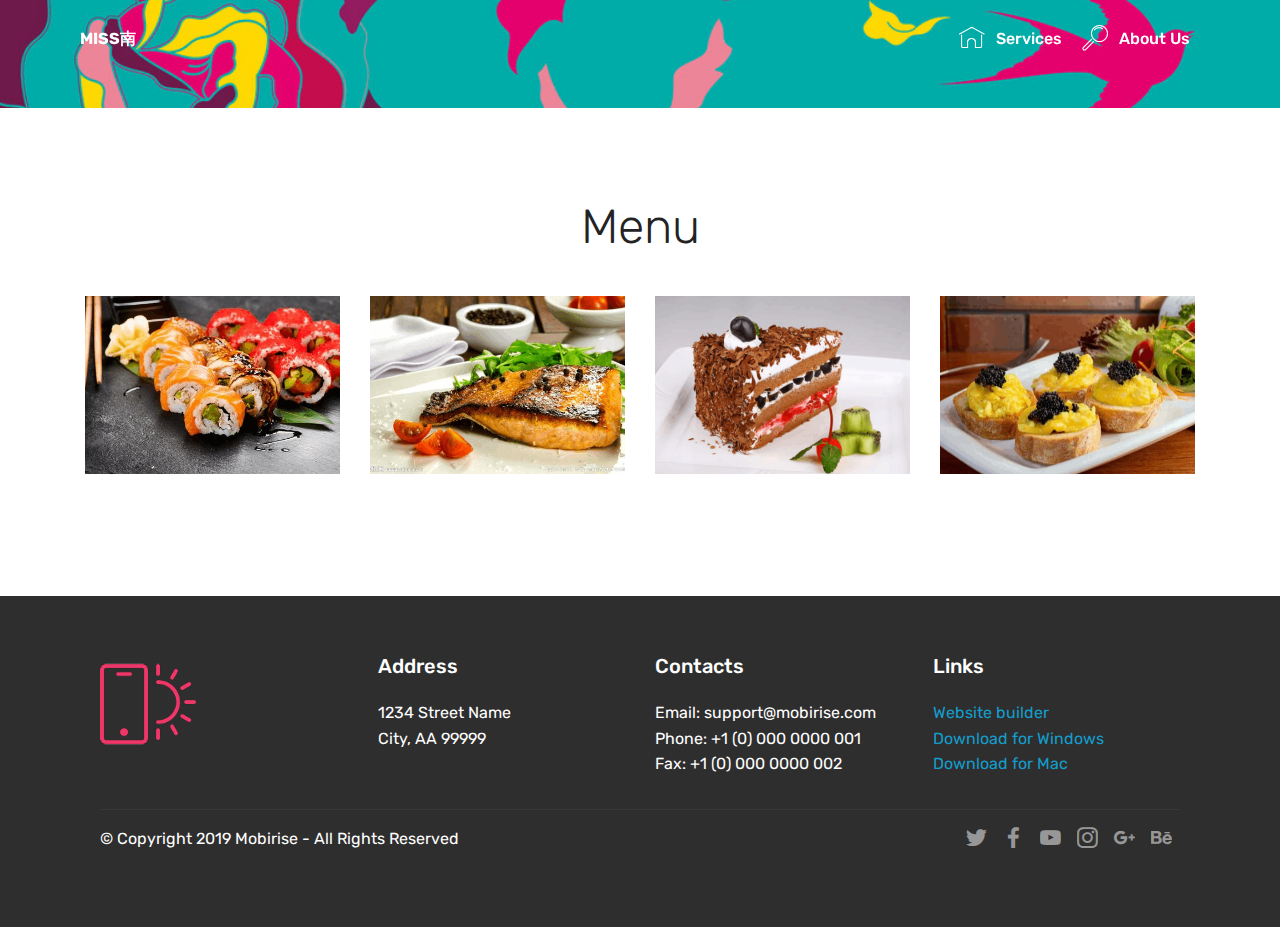
<file: page6.html>
<!DOCTYPE html>
<html  >
<head>
  <!-- Site made with Mobirise Website Builder v4.12.2, https://mobirise.com -->
  <meta charset="UTF-8">
  <meta http-equiv="X-UA-Compatible" content="IE=edge">
  <meta name="generator" content="Mobirise v4.12.2, mobirise.com">
  <meta name="viewport" content="width=device-width, initial-scale=1, minimum-scale=1">
  <link rel="shortcut icon" href="assets/images/logo4.png" type="image/x-icon">
  <meta name="description" content="Web Site Maker Description">
  
  <title>菜单</title>
  <link rel="stylesheet" href="assets/web/assets/mobirise-icons/mobirise-icons.css">
  <link rel="stylesheet" href="assets/bootstrap/css/bootstrap.min.css">
  <link rel="stylesheet" href="assets/bootstrap/css/bootstrap-grid.min.css">
  <link rel="stylesheet" href="assets/bootstrap/css/bootstrap-reboot.min.css">
  <link rel="stylesheet" href="assets/tether/tether.min.css">
  <link rel="stylesheet" href="assets/dropdown/css/style.css">
  <link rel="stylesheet" href="assets/socicon/css/styles.css">
  <link rel="stylesheet" href="assets/theme/css/style.css">
  <link rel="preload" as="style" href="assets/mobirise/css/mbr-additional.css"><link rel="stylesheet" href="assets/mobirise/css/mbr-additional.css" type="text/css">
  
  
  
</head>
<body>
  <section class="menu cid-rTb1m5vsv7" once="menu" id="menu1-2f">

    

    <nav class="navbar navbar-expand beta-menu navbar-dropdown align-items-center navbar-fixed-top navbar-toggleable-sm bg-color transparent">
        <button class="navbar-toggler navbar-toggler-right" type="button" data-toggle="collapse" data-target="#navbarSupportedContent" aria-controls="navbarSupportedContent" aria-expanded="false" aria-label="Toggle navigation">
            <div class="hamburger">
                <span></span>
                <span></span>
                <span></span>
                <span></span>
            </div>
        </button>
        <div class="menu-logo">
            <div class="navbar-brand">
                
                <span class="navbar-caption-wrap"><a class="navbar-caption text-white display-4" href="https://mobirise.co">
                        MISS南</a></span>
            </div>
        </div>
        <div class="collapse navbar-collapse" id="navbarSupportedContent">
            <ul class="navbar-nav nav-dropdown nav-right" data-app-modern-menu="true"><li class="nav-item">
                    <a class="nav-link link text-white display-4" href="page1.html#header6-9">
                        <span class="mbri-home mbr-iconfont mbr-iconfont-btn"></span>
                        Services
                    </a>
                </li>
                <li class="nav-item">
                    <a class="nav-link link text-white display-4" href="page8.html#info3-2z">
                        <span class="mbri-search mbr-iconfont mbr-iconfont-btn"></span>
                        About Us
                    </a>
                </li></ul>
            
        </div>
    </nav>
</section>

<section class="engine"><a href="https://mobirise.info/s">free bootstrap themes</a></section><section class="header1 cid-rTb1lTBZqn" id="header16-2c">

    

    

    <div class="container">
        <div class="row justify-content-md-center">
            <div class="col-md-10 align-center">
                <h1 class="mbr-section-title mbr-bold pb-3 mbr-fonts-style display-1"></h1>
                <h3 class="mbr-section-subtitle mbr-light pb-3 mbr-fonts-style display-2"></h3>
                
                
            </div>
        </div>
    </div>

</section>

<section class="mbr-gallery gallery5 cid-rTb1m1wHVg" id="gallery5-2e">

    

    

    <div class="container">
        <h3 class="mbr-section-title align-center mbr-fonts-style display-2">
            Menu</h3>
        <h4 class="mbr-section-subtitle align-center pb-4 mbr-fonts-style display-5"></h4>
        <div class="row mbr-gallery" data-toggle="modal" data-target="#rTboAo481p">
            <div class="col-sm-6 col-md-4 col-lg-3 item gallery-image">
                <div class="item-wrapper">
                    <img class="w-100" src="assets/images/-20200314110238-500x323.png" alt="" data-slide-to="0" title="" data-target="#rTboAo4GW8">
                </div>
            </div>
            <div class="col-sm-6 col-md-4 col-lg-3 item gallery-image">
                <div class="item-wrapper">
                    <img class="w-100" src="assets/images/-20200314110254-500x331.png" alt="" data-slide-to="1" title="" data-target="#rTboAo4GW8">
                </div>
            </div><div class="col-sm-6 col-md-4 col-lg-3 item gallery-image">
                <div class="item-wrapper">
                    <img class="w-100" src="assets/images/-20200314110242-499x333.png" alt="" data-slide-to="2" title="" data-target="#rTboAo4GW8">
                </div>
            </div>
            
            <div class="col-sm-6 col-md-4 col-lg-3 item gallery-image">
                <div class="item-wrapper">
                    <img class="w-100" src="assets/images/-20200314110358-500x331.png" alt="" data-slide-to="3" title="" data-target="#rTboAo4GW8">
                </div>
            </div>
        </div>

        <div class="modal mbr-slider fade" tabindex="-1" role="dialog" aria-hidden="true" id="rTboAo481p">
            <div class="modal-dialog" role="document">
                <div class="modal-content">
                    <div class="modal-body">
                        <div class="carousel slide" data-ride="carousel" id="rTboAo4GW8">
                            <div class="carousel-inner">
                                <div class="carousel-item active">
                                    <img class="d-block w-100" src="assets/images/-20200314110238-500x323.png" alt="">
                                </div>
                                <div class="carousel-item">
                                    <img class="d-block w-100" src="assets/images/-20200314110254-500x331.png" alt="">
                                </div><div class="carousel-item">
                                    <img class="d-block w-100" src="assets/images/-20200314110242-499x333.png" alt="">
                                </div>
                                
                                <div class="carousel-item">
                                    <img class="d-block w-100" src="assets/images/-20200314110358-500x331.png" alt="">
                                </div>
                            </div>
                            <ol class="carousel-indicators">
                                <li data-slide-to="0" class="active" data-target="#rTboAo4GW8"></li>
                                <li data-slide-to="1" data-target="#rTboAo4GW8"></li>
                                <li data-slide-to="2" data-target="#rTboAo4GW8"></li>
                                <li data-slide-to="3" data-target="#rTboAo4GW8"></li>
                            </ol>
                            <a role="button" href="" class="close" data-dismiss="modal" aria-label="Close">
                            </a>
                            <a class="carousel-control-prev carousel-control" role="button" data-slide="prev" href="#rTboAo4GW8">
                                <span class="mbri-left mbr-iconfont" aria-hidden="true"></span>
                                <span class="sr-only">Previous</span>
                            </a>
                            <a class="carousel-control-next carousel-control" role="button" data-slide="next" href="#rTboAo4GW8">
                                <span class="mbri-right mbr-iconfont" aria-hidden="true"></span>
                                <span class="sr-only">Next</span>
                            </a>
                        </div>
                    </div>
                </div>
            </div>
        </div>
    </div>
</section>

<section class="cid-rTb1mhCsk6" id="footer1-2i">

    

    

    <div class="container">
        <div class="media-container-row content text-white">
            <div class="col-12 col-md-3">
                <div class="media-wrap">
                    <a href="https://mobirise.co/">
                        <img src="assets/images/logo2.png" alt="Mobirise">
                    </a>
                </div>
            </div>
            <div class="col-12 col-md-3 mbr-fonts-style display-7">
                <h5 class="pb-3">
                    Address
                </h5>
                <p class="mbr-text">
                    1234 Street Name
                    <br>City, AA 99999
                </p>
            </div>
            <div class="col-12 col-md-3 mbr-fonts-style display-7">
                <h5 class="pb-3">
                    Contacts
                </h5>
                <p class="mbr-text">
                    Email: support@mobirise.com
                    <br>Phone: +1 (0) 000 0000 001
                    <br>Fax: +1 (0) 000 0000 002
                </p>
            </div>
            <div class="col-12 col-md-3 mbr-fonts-style display-7">
                <h5 class="pb-3">
                    Links
                </h5>
                <p class="mbr-text">
                    <a class="text-primary" href="https://mobirise.co/">Website builder</a>
                    <br><a class="text-primary" href="https://mobirise.co/">Download for Windows</a>
                    <br><a class="text-primary" href="https://mobirise.co/">Download for Mac</a>
                </p>
            </div>
        </div>
        <div class="footer-lower">
            <div class="media-container-row">
                <div class="col-sm-12">
                    <hr>
                </div>
            </div>
            <div class="media-container-row mbr-white">
                <div class="col-sm-6 copyright">
                    <p class="mbr-text mbr-fonts-style display-7">
                        © Copyright 2019 Mobirise - All Rights Reserved
                    </p>
                </div>
                <div class="col-md-6">
                    <div class="social-list align-right">
                        <div class="soc-item">
                            <a href="https://twitter.com/mobirise" target="_blank">
                                <span class="socicon-twitter socicon mbr-iconfont mbr-iconfont-social"></span>
                            </a>
                        </div>
                        <div class="soc-item">
                            <a href="https://www.facebook.com/pages/Mobirise/1616226671953247" target="_blank">
                                <span class="socicon-facebook socicon mbr-iconfont mbr-iconfont-social"></span>
                            </a>
                        </div>
                        <div class="soc-item">
                            <a href="https://www.youtube.com/c/mobirise" target="_blank">
                                <span class="socicon-youtube socicon mbr-iconfont mbr-iconfont-social"></span>
                            </a>
                        </div>
                        <div class="soc-item">
                            <a href="https://instagram.com/mobirise" target="_blank">
                                <span class="socicon-instagram socicon mbr-iconfont mbr-iconfont-social"></span>
                            </a>
                        </div>
                        <div class="soc-item">
                            <a href="https://plus.google.com/u/0/+Mobirise" target="_blank">
                                <span class="socicon-googleplus socicon mbr-iconfont mbr-iconfont-social"></span>
                            </a>
                        </div>
                        <div class="soc-item">
                            <a href="https://www.behance.net/Mobirise" target="_blank">
                                <span class="socicon-behance socicon mbr-iconfont mbr-iconfont-social"></span>
                            </a>
                        </div>
                    </div>
                </div>
            </div>
        </div>
    </div>
</section>


  <script src="assets/web/assets/jquery/jquery.min.js"></script>
  <script src="assets/popper/popper.min.js"></script>
  <script src="assets/bootstrap/js/bootstrap.min.js"></script>
  <script src="assets/tether/tether.min.js"></script>
  <script src="assets/smoothscroll/smooth-scroll.js"></script>
  <script src="assets/dropdown/js/nav-dropdown.js"></script>
  <script src="assets/dropdown/js/navbar-dropdown.js"></script>
  <script src="assets/touchswipe/jquery.touch-swipe.min.js"></script>
  <script src="assets/theme/js/script.js"></script>
  
  
</body>
</html>
</file>
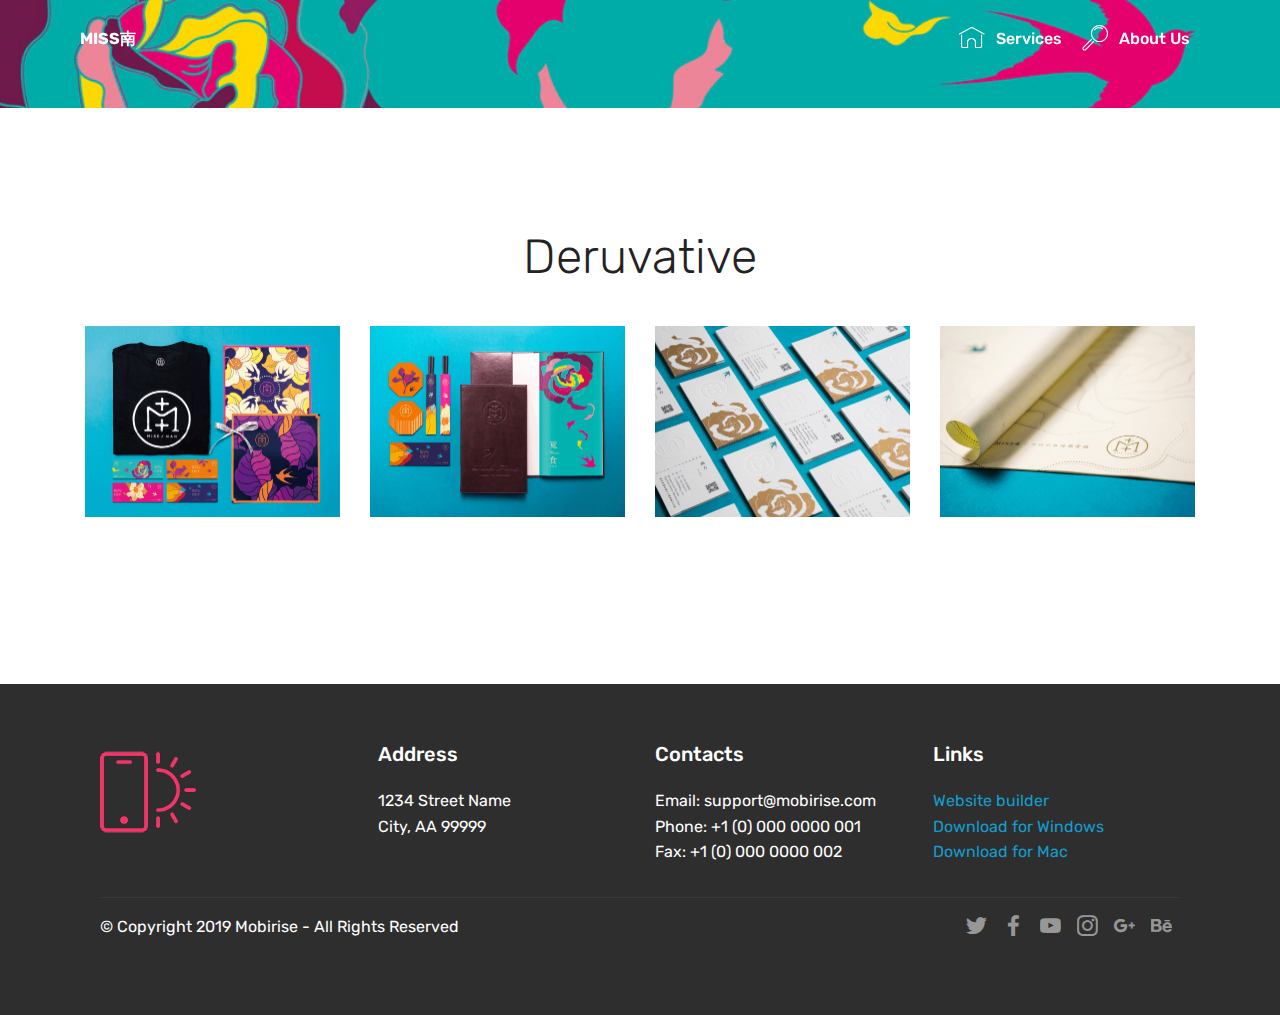
<file: page7.html>
<!DOCTYPE html>
<html  >
<head>
  <!-- Site made with Mobirise Website Builder v4.12.2, https://mobirise.com -->
  <meta charset="UTF-8">
  <meta http-equiv="X-UA-Compatible" content="IE=edge">
  <meta name="generator" content="Mobirise v4.12.2, mobirise.com">
  <meta name="viewport" content="width=device-width, initial-scale=1, minimum-scale=1">
  <link rel="shortcut icon" href="assets/images/logo4.png" type="image/x-icon">
  <meta name="description" content="Web Site Maker Description">
  
  <title>衍生</title>
  <link rel="stylesheet" href="assets/web/assets/mobirise-icons/mobirise-icons.css">
  <link rel="stylesheet" href="assets/bootstrap/css/bootstrap.min.css">
  <link rel="stylesheet" href="assets/bootstrap/css/bootstrap-grid.min.css">
  <link rel="stylesheet" href="assets/bootstrap/css/bootstrap-reboot.min.css">
  <link rel="stylesheet" href="assets/tether/tether.min.css">
  <link rel="stylesheet" href="assets/dropdown/css/style.css">
  <link rel="stylesheet" href="assets/socicon/css/styles.css">
  <link rel="stylesheet" href="assets/theme/css/style.css">
  <link rel="preload" as="style" href="assets/mobirise/css/mbr-additional.css"><link rel="stylesheet" href="assets/mobirise/css/mbr-additional.css" type="text/css">
  
  
  
</head>
<body>
  <section class="menu cid-rTb1n2wXEC" once="menu" id="menu1-2o">

    

    <nav class="navbar navbar-expand beta-menu navbar-dropdown align-items-center navbar-fixed-top navbar-toggleable-sm bg-color transparent">
        <button class="navbar-toggler navbar-toggler-right" type="button" data-toggle="collapse" data-target="#navbarSupportedContent" aria-controls="navbarSupportedContent" aria-expanded="false" aria-label="Toggle navigation">
            <div class="hamburger">
                <span></span>
                <span></span>
                <span></span>
                <span></span>
            </div>
        </button>
        <div class="menu-logo">
            <div class="navbar-brand">
                
                <span class="navbar-caption-wrap"><a class="navbar-caption text-white display-4" href="https://mobirise.co">
                        MISS南</a></span>
            </div>
        </div>
        <div class="collapse navbar-collapse" id="navbarSupportedContent">
            <ul class="navbar-nav nav-dropdown nav-right" data-app-modern-menu="true"><li class="nav-item">
                    <a class="nav-link link text-white display-4" href="page1.html#header6-9">
                        <span class="mbri-home mbr-iconfont mbr-iconfont-btn"></span>
                        Services
                    </a>
                </li>
                <li class="nav-item">
                    <a class="nav-link link text-white display-4" href="page8.html#info3-2z">
                        <span class="mbri-search mbr-iconfont mbr-iconfont-btn"></span>
                        About Us
                    </a>
                </li></ul>
            
        </div>
    </nav>
</section>

<section class="engine"><a href="https://mobirise.info/g">build your own website</a></section><section class="header1 cid-rTb1mQVZaC" id="header16-2l">

    

    

    <div class="container">
        <div class="row justify-content-md-center">
            <div class="col-md-10 align-center">
                <h1 class="mbr-section-title mbr-bold pb-3 mbr-fonts-style display-1"></h1>
                <h3 class="mbr-section-subtitle mbr-light pb-3 mbr-fonts-style display-2"></h3>
                
                
            </div>
        </div>
    </div>

</section>

<section class="mbr-gallery gallery5 cid-rTb1n6D4Xn" id="gallery5-2p">

    

    

    <div class="container">
        <h3 class="mbr-section-title align-center mbr-fonts-style display-2">
            Deruvative</h3>
        <h4 class="mbr-section-subtitle align-center pb-4 mbr-fonts-style display-5"></h4>
        <div class="row mbr-gallery" data-toggle="modal" data-target="#rTboAHSF0Q">
            <div class="col-sm-6 col-md-4 col-lg-3 item gallery-image">
                <div class="item-wrapper">
                    <img class="w-100" src="assets/images/-20200314103330-510x383.png" alt="" data-slide-to="0" title="" data-target="#rTboAHS5LH">
                </div>
            </div>
            <div class="col-sm-6 col-md-4 col-lg-3 item gallery-image">
                <div class="item-wrapper">
                    <img class="w-100" src="assets/images/-20200314103334-510x383.png" alt="" data-slide-to="1" title="" data-target="#rTboAHS5LH">
                </div>
            </div>
            <div class="col-sm-6 col-md-4 col-lg-3 item gallery-image">
                <div class="item-wrapper">
                    <img class="w-100" src="assets/images/-20200314103341-510x383.png" alt="" data-slide-to="2" title="" data-target="#rTboAHS5LH">
                </div>
            </div>
            <div class="col-sm-6 col-md-4 col-lg-3 item gallery-image">
                <div class="item-wrapper">
                    <img class="w-100" src="assets/images/-20200314103349-510x383.png" alt="" data-slide-to="3" title="" data-target="#rTboAHS5LH">
                </div>
            </div>
        </div>

        <div class="modal mbr-slider fade" tabindex="-1" role="dialog" aria-hidden="true" id="rTboAHSF0Q">
            <div class="modal-dialog" role="document">
                <div class="modal-content">
                    <div class="modal-body">
                        <div class="carousel slide" data-ride="carousel" id="rTboAHS5LH">
                            <div class="carousel-inner">
                                <div class="carousel-item active">
                                    <img class="d-block w-100" src="assets/images/-20200314103330-510x383.png" alt="">
                                </div>
                                <div class="carousel-item">
                                    <img class="d-block w-100" src="assets/images/-20200314103334-510x383.png" alt="">
                                </div>
                                <div class="carousel-item">
                                    <img class="d-block w-100" src="assets/images/-20200314103341-510x383.png" alt="">
                                </div>
                                <div class="carousel-item">
                                    <img class="d-block w-100" src="assets/images/-20200314103349-510x383.png" alt="">
                                </div>
                            </div>
                            <ol class="carousel-indicators">
                                <li data-slide-to="0" class="active" data-target="#rTboAHS5LH"></li>
                                <li data-slide-to="1" data-target="#rTboAHS5LH"></li>
                                <li data-slide-to="2" data-target="#rTboAHS5LH"></li>
                                <li data-slide-to="3" data-target="#rTboAHS5LH"></li>
                            </ol>
                            <a role="button" href="" class="close" data-dismiss="modal" aria-label="Close">
                            </a>
                            <a class="carousel-control-prev carousel-control" role="button" data-slide="prev" href="#rTboAHS5LH">
                                <span class="mbri-left mbr-iconfont" aria-hidden="true"></span>
                                <span class="sr-only">Previous</span>
                            </a>
                            <a class="carousel-control-next carousel-control" role="button" data-slide="next" href="#rTboAHS5LH">
                                <span class="mbri-right mbr-iconfont" aria-hidden="true"></span>
                                <span class="sr-only">Next</span>
                            </a>
                        </div>
                    </div>
                </div>
            </div>
        </div>
    </div>
</section>

<section class="cid-rTb1nlYV9x" id="footer1-2r">

    

    

    <div class="container">
        <div class="media-container-row content text-white">
            <div class="col-12 col-md-3">
                <div class="media-wrap">
                    <a href="https://mobirise.co/">
                        <img src="assets/images/logo2.png" alt="Mobirise">
                    </a>
                </div>
            </div>
            <div class="col-12 col-md-3 mbr-fonts-style display-7">
                <h5 class="pb-3">
                    Address
                </h5>
                <p class="mbr-text">
                    1234 Street Name
                    <br>City, AA 99999
                </p>
            </div>
            <div class="col-12 col-md-3 mbr-fonts-style display-7">
                <h5 class="pb-3">
                    Contacts
                </h5>
                <p class="mbr-text">
                    Email: support@mobirise.com
                    <br>Phone: +1 (0) 000 0000 001
                    <br>Fax: +1 (0) 000 0000 002
                </p>
            </div>
            <div class="col-12 col-md-3 mbr-fonts-style display-7">
                <h5 class="pb-3">
                    Links
                </h5>
                <p class="mbr-text">
                    <a class="text-primary" href="https://mobirise.co/">Website builder</a>
                    <br><a class="text-primary" href="https://mobirise.co/">Download for Windows</a>
                    <br><a class="text-primary" href="https://mobirise.co/">Download for Mac</a>
                </p>
            </div>
        </div>
        <div class="footer-lower">
            <div class="media-container-row">
                <div class="col-sm-12">
                    <hr>
                </div>
            </div>
            <div class="media-container-row mbr-white">
                <div class="col-sm-6 copyright">
                    <p class="mbr-text mbr-fonts-style display-7">
                        © Copyright 2019 Mobirise - All Rights Reserved
                    </p>
                </div>
                <div class="col-md-6">
                    <div class="social-list align-right">
                        <div class="soc-item">
                            <a href="https://twitter.com/mobirise" target="_blank">
                                <span class="socicon-twitter socicon mbr-iconfont mbr-iconfont-social"></span>
                            </a>
                        </div>
                        <div class="soc-item">
                            <a href="https://www.facebook.com/pages/Mobirise/1616226671953247" target="_blank">
                                <span class="socicon-facebook socicon mbr-iconfont mbr-iconfont-social"></span>
                            </a>
                        </div>
                        <div class="soc-item">
                            <a href="https://www.youtube.com/c/mobirise" target="_blank">
                                <span class="socicon-youtube socicon mbr-iconfont mbr-iconfont-social"></span>
                            </a>
                        </div>
                        <div class="soc-item">
                            <a href="https://instagram.com/mobirise" target="_blank">
                                <span class="socicon-instagram socicon mbr-iconfont mbr-iconfont-social"></span>
                            </a>
                        </div>
                        <div class="soc-item">
                            <a href="https://plus.google.com/u/0/+Mobirise" target="_blank">
                                <span class="socicon-googleplus socicon mbr-iconfont mbr-iconfont-social"></span>
                            </a>
                        </div>
                        <div class="soc-item">
                            <a href="https://www.behance.net/Mobirise" target="_blank">
                                <span class="socicon-behance socicon mbr-iconfont mbr-iconfont-social"></span>
                            </a>
                        </div>
                    </div>
                </div>
            </div>
        </div>
    </div>
</section>


  <script src="assets/web/assets/jquery/jquery.min.js"></script>
  <script src="assets/popper/popper.min.js"></script>
  <script src="assets/bootstrap/js/bootstrap.min.js"></script>
  <script src="assets/tether/tether.min.js"></script>
  <script src="assets/smoothscroll/smooth-scroll.js"></script>
  <script src="assets/dropdown/js/nav-dropdown.js"></script>
  <script src="assets/dropdown/js/navbar-dropdown.js"></script>
  <script src="assets/touchswipe/jquery.touch-swipe.min.js"></script>
  <script src="assets/theme/js/script.js"></script>
  
  
</body>
</html>
</file>
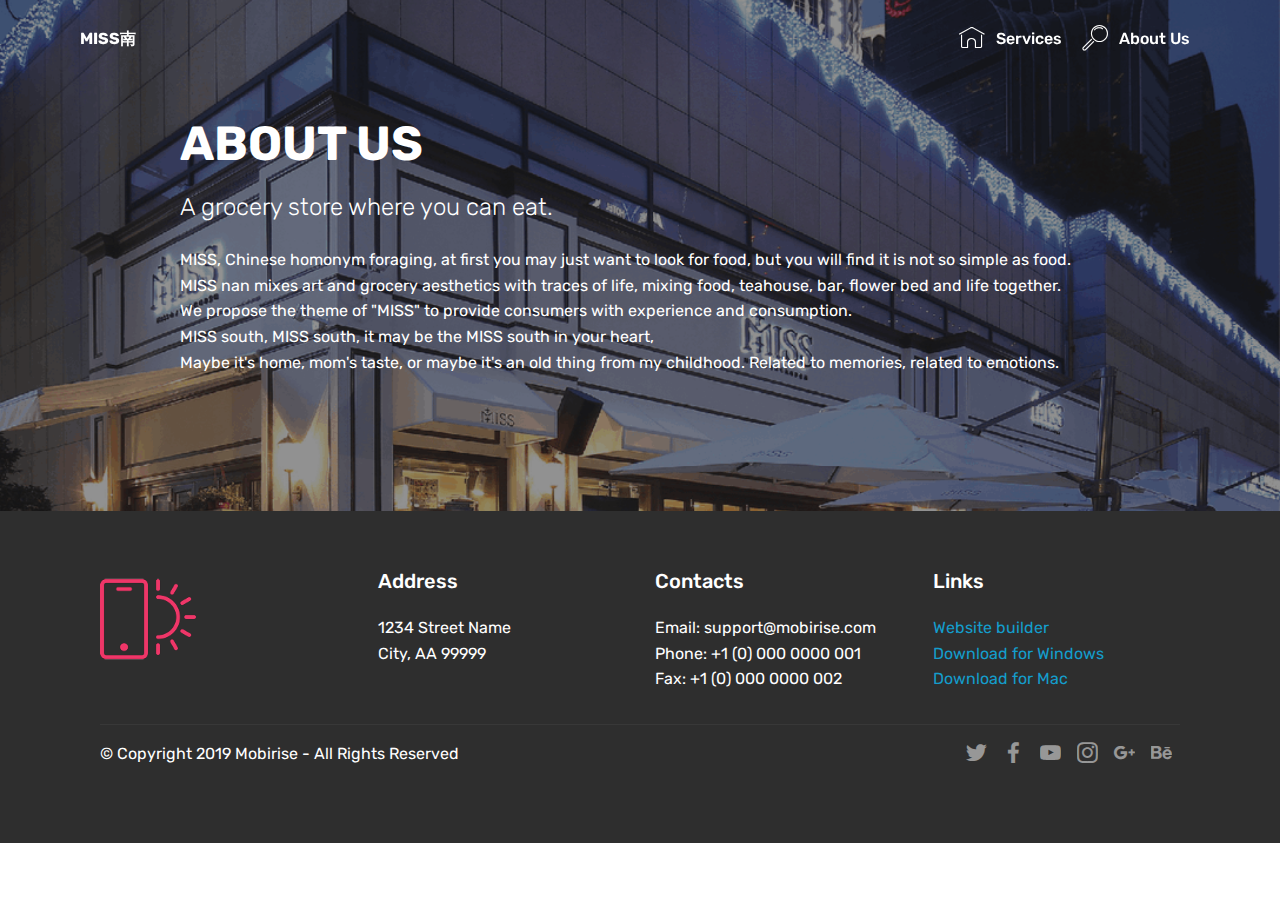
<file: page8.html>
<!DOCTYPE html>
<html  >
<head>
  <!-- Site made with Mobirise Website Builder v4.12.2, https://mobirise.com -->
  <meta charset="UTF-8">
  <meta http-equiv="X-UA-Compatible" content="IE=edge">
  <meta name="generator" content="Mobirise v4.12.2, mobirise.com">
  <meta name="viewport" content="width=device-width, initial-scale=1, minimum-scale=1">
  <link rel="shortcut icon" href="assets/images/logo4.png" type="image/x-icon">
  <meta name="description" content="Web Site Maker Description">
  
  <title>关于</title>
  <link rel="stylesheet" href="assets/web/assets/mobirise-icons/mobirise-icons.css">
  <link rel="stylesheet" href="assets/bootstrap/css/bootstrap.min.css">
  <link rel="stylesheet" href="assets/bootstrap/css/bootstrap-grid.min.css">
  <link rel="stylesheet" href="assets/bootstrap/css/bootstrap-reboot.min.css">
  <link rel="stylesheet" href="assets/tether/tether.min.css">
  <link rel="stylesheet" href="assets/dropdown/css/style.css">
  <link rel="stylesheet" href="assets/socicon/css/styles.css">
  <link rel="stylesheet" href="assets/theme/css/style.css">
  <link rel="preload" as="style" href="assets/mobirise/css/mbr-additional.css"><link rel="stylesheet" href="assets/mobirise/css/mbr-additional.css" type="text/css">
  
  
  
</head>
<body>
  <section class="menu cid-rTb5aIC9yW" once="menu" id="menu1-2x">

    

    <nav class="navbar navbar-expand beta-menu navbar-dropdown align-items-center navbar-fixed-top navbar-toggleable-sm bg-color transparent">
        <button class="navbar-toggler navbar-toggler-right" type="button" data-toggle="collapse" data-target="#navbarSupportedContent" aria-controls="navbarSupportedContent" aria-expanded="false" aria-label="Toggle navigation">
            <div class="hamburger">
                <span></span>
                <span></span>
                <span></span>
                <span></span>
            </div>
        </button>
        <div class="menu-logo">
            <div class="navbar-brand">
                
                <span class="navbar-caption-wrap"><a class="navbar-caption text-white display-4" href="https://mobirise.co">
                        MISS南</a></span>
            </div>
        </div>
        <div class="collapse navbar-collapse" id="navbarSupportedContent">
            <ul class="navbar-nav nav-dropdown nav-right" data-app-modern-menu="true"><li class="nav-item">
                    <a class="nav-link link text-white display-4" href="page1.html#header6-9">
                        <span class="mbri-home mbr-iconfont mbr-iconfont-btn"></span>
                        Services
                    </a>
                </li>
                <li class="nav-item">
                    <a class="nav-link link text-white display-4" href="page8.html#info3-2z">
                        <span class="mbri-search mbr-iconfont mbr-iconfont-btn"></span>
                        About Us
                    </a>
                </li></ul>
            
        </div>
    </nav>
</section>

<section class="engine"><a href="https://mobirise.info/d">site maker</a></section><section class="mbr-section info3 cid-rTb5aQDu88" id="info3-2z">

    

    <div class="mbr-overlay" style="opacity: 0.5; background-color: rgb(35, 35, 35);">
    </div>

    <div class="container">
        <div class="row justify-content-center">
            <div class="media-container-column title col-12 col-md-10">
                <h2 class="align-left mbr-bold mbr-white pb-3 mbr-fonts-style display-2">
                    ABOUT US</h2>
                <h3 class="mbr-section-subtitle align-left mbr-light mbr-white pb-3 mbr-fonts-style display-5">A grocery store where you can eat.</h3>
                <p class="mbr-text align-left mbr-white mbr-fonts-style display-7">MISS, Chinese homonym foraging, at first you may just want to look for food, but you will find it is not so simple as food.<br>MISS nan mixes art and grocery aesthetics with traces of life, mixing food, teahouse, bar, flower bed and life together.<br>We propose the theme of "MISS" to provide consumers with experience and consumption.<br>MISS south, MISS south, it may be the MISS south in your heart,<br>Maybe it's home, mom's taste, or maybe it's an old thing from my childhood. Related to memories, related to emotions.</p>
                
            </div>
        </div>
    </div>
</section>

<section class="cid-rTb5aULs3W" id="footer1-30">

    

    

    <div class="container">
        <div class="media-container-row content text-white">
            <div class="col-12 col-md-3">
                <div class="media-wrap">
                    <a href="https://mobirise.co/">
                        <img src="assets/images/logo2.png" alt="Mobirise">
                    </a>
                </div>
            </div>
            <div class="col-12 col-md-3 mbr-fonts-style display-7">
                <h5 class="pb-3">
                    Address
                </h5>
                <p class="mbr-text">
                    1234 Street Name
                    <br>City, AA 99999
                </p>
            </div>
            <div class="col-12 col-md-3 mbr-fonts-style display-7">
                <h5 class="pb-3">
                    Contacts
                </h5>
                <p class="mbr-text">
                    Email: support@mobirise.com
                    <br>Phone: +1 (0) 000 0000 001
                    <br>Fax: +1 (0) 000 0000 002
                </p>
            </div>
            <div class="col-12 col-md-3 mbr-fonts-style display-7">
                <h5 class="pb-3">
                    Links
                </h5>
                <p class="mbr-text">
                    <a class="text-primary" href="https://mobirise.co/">Website builder</a>
                    <br><a class="text-primary" href="https://mobirise.co/">Download for Windows</a>
                    <br><a class="text-primary" href="https://mobirise.co/">Download for Mac</a>
                </p>
            </div>
        </div>
        <div class="footer-lower">
            <div class="media-container-row">
                <div class="col-sm-12">
                    <hr>
                </div>
            </div>
            <div class="media-container-row mbr-white">
                <div class="col-sm-6 copyright">
                    <p class="mbr-text mbr-fonts-style display-7">
                        © Copyright 2019 Mobirise - All Rights Reserved
                    </p>
                </div>
                <div class="col-md-6">
                    <div class="social-list align-right">
                        <div class="soc-item">
                            <a href="https://twitter.com/mobirise" target="_blank">
                                <span class="socicon-twitter socicon mbr-iconfont mbr-iconfont-social"></span>
                            </a>
                        </div>
                        <div class="soc-item">
                            <a href="https://www.facebook.com/pages/Mobirise/1616226671953247" target="_blank">
                                <span class="socicon-facebook socicon mbr-iconfont mbr-iconfont-social"></span>
                            </a>
                        </div>
                        <div class="soc-item">
                            <a href="https://www.youtube.com/c/mobirise" target="_blank">
                                <span class="socicon-youtube socicon mbr-iconfont mbr-iconfont-social"></span>
                            </a>
                        </div>
                        <div class="soc-item">
                            <a href="https://instagram.com/mobirise" target="_blank">
                                <span class="socicon-instagram socicon mbr-iconfont mbr-iconfont-social"></span>
                            </a>
                        </div>
                        <div class="soc-item">
                            <a href="https://plus.google.com/u/0/+Mobirise" target="_blank">
                                <span class="socicon-googleplus socicon mbr-iconfont mbr-iconfont-social"></span>
                            </a>
                        </div>
                        <div class="soc-item">
                            <a href="https://www.behance.net/Mobirise" target="_blank">
                                <span class="socicon-behance socicon mbr-iconfont mbr-iconfont-social"></span>
                            </a>
                        </div>
                    </div>
                </div>
            </div>
        </div>
    </div>
</section>


  <script src="assets/web/assets/jquery/jquery.min.js"></script>
  <script src="assets/popper/popper.min.js"></script>
  <script src="assets/bootstrap/js/bootstrap.min.js"></script>
  <script src="assets/tether/tether.min.js"></script>
  <script src="assets/smoothscroll/smooth-scroll.js"></script>
  <script src="assets/dropdown/js/nav-dropdown.js"></script>
  <script src="assets/dropdown/js/navbar-dropdown.js"></script>
  <script src="assets/touchswipe/jquery.touch-swipe.min.js"></script>
  <script src="assets/theme/js/script.js"></script>
  
  
</body>
</html>
</file>
<file: assets/web/assets/mobirise-icons/mobirise-icons.css>
@font-face {
  font-family: 'MobiriseIcons';
  src:  url('mobirise-icons.eot?spat4u');
  src:  url('mobirise-icons.eot?spat4u#iefix') format('embedded-opentype'),
    url('mobirise-icons.ttf?spat4u') format('truetype'),
    url('mobirise-icons.woff?spat4u') format('woff'),
    url('mobirise-icons.svg?spat4u#MobiriseIcons') format('svg');
  font-weight: normal;
  font-style: normal;
  font-display: swap;
}

[class^="mbri-"], [class*=" mbri-"] {
  /* use !important to prevent issues with browser extensions that change fonts */
  font-family: MobiriseIcons !important;
  speak: none;
  font-style: normal;
  font-weight: normal;
  font-variant: normal;
  text-transform: none;
  line-height: 1;

  /* Better Font Rendering =========== */
  -webkit-font-smoothing: antialiased;
  -moz-osx-font-smoothing: grayscale;
}

.mbri-add-submenu:before {
  content: "\e900";
}
.mbri-alert:before {
  content: "\e901";
}
.mbri-align-center:before {
  content: "\e902";
}
.mbri-align-justify:before {
  content: "\e903";
}
.mbri-align-left:before {
  content: "\e904";
}
.mbri-align-right:before {
  content: "\e905";
}
.mbri-android:before {
  content: "\e906";
}
.mbri-apple:before {
  content: "\e907";
}
.mbri-arrow-down:before {
  content: "\e908";
}
.mbri-arrow-next:before {
  content: "\e909";
}
.mbri-arrow-prev:before {
  content: "\e90a";
}
.mbri-arrow-up:before {
  content: "\e90b";
}
.mbri-bold:before {
  content: "\e90c";
}
.mbri-bookmark:before {
  content: "\e90d";
}
.mbri-bootstrap:before {
  content: "\e90e";
}
.mbri-briefcase:before {
  content: "\e90f";
}
.mbri-browse:before {
  content: "\e910";
}
.mbri-bulleted-list:before {
  content: "\e911";
}
.mbri-calendar:before {
  content: "\e912";
}
.mbri-camera:before {
  content: "\e913";
}
.mbri-cart-add:before {
  content: "\e914";
}
.mbri-cart-full:before {
  content: "\e915";
}
.mbri-cash:before {
  content: "\e916";
}
.mbri-change-style:before {
  content: "\e917";
}
.mbri-chat:before {
  content: "\e918";
}
.mbri-clock:before {
  content: "\e919";
}
.mbri-close:before {
  content: "\e91a";
}
.mbri-cloud:before {
  content: "\e91b";
}
.mbri-code:before {
  content: "\e91c";
}
.mbri-contact-form:before {
  content: "\e91d";
}
.mbri-credit-card:before {
  content: "\e91e";
}
.mbri-cursor-click:before {
  content: "\e91f";
}
.mbri-cust-feedback:before {
  content: "\e920";
}
.mbri-database:before {
  content: "\e921";
}
.mbri-delivery:before {
  content: "\e922";
}
.mbri-desktop:before {
  content: "\e923";
}
.mbri-devices:before {
  content: "\e924";
}
.mbri-down:before {
  content: "\e925";
}
.mbri-download:before {
  content: "\e989";
}
.mbri-drag-n-drop:before {
  content: "\e927";
}
.mbri-drag-n-drop2:before {
  content: "\e928";
}
.mbri-edit:before {
  content: "\e929";
}
.mbri-edit2:before {
  content: "\e92a";
}
.mbri-error:before {
  content: "\e92b";
}
.mbri-extension:before {
  content: "\e92c";
}
.mbri-features:before {
  content: "\e92d";
}
.mbri-file:before {
  content: "\e92e";
}
.mbri-flag:before {
  content: "\e92f";
}
.mbri-folder:before {
  content: "\e930";
}
.mbri-gift:before {
  content: "\e931";
}
.mbri-github:before {
  content: "\e932";
}
.mbri-globe:before {
  content: "\e933";
}
.mbri-globe-2:before {
  content: "\e934";
}
.mbri-growing-chart:before {
  content: "\e935";
}
.mbri-hearth:before {
  content: "\e936";
}
.mbri-help:before {
  content: "\e937";
}
.mbri-home:before {
  content: "\e938";
}
.mbri-hot-cup:before {
  content: "\e939";
}
.mbri-idea:before {
  content: "\e93a";
}
.mbri-image-gallery:before {
  content: "\e93b";
}
.mbri-image-slider:before {
  content: "\e93c";
}
.mbri-info:before {
  content: "\e93d";
}
.mbri-italic:before {
  content: "\e93e";
}
.mbri-key:before {
  content: "\e93f";
}
.mbri-laptop:before {
  content: "\e940";
}
.mbri-layers:before {
  content: "\e941";
}
.mbri-left-right:before {
  content: "\e942";
}
.mbri-left:before {
  content: "\e943";
}
.mbri-letter:before {
  content: "\e944";
}
.mbri-like:before {
  content: "\e945";
}
.mbri-link:before {
  content: "\e946";
}
.mbri-lock:before {
  content: "\e947";
}
.mbri-login:before {
  content: "\e948";
}
.mbri-logout:before {
  content: "\e949";
}
.mbri-magic-stick:before {
  content: "\e94a";
}
.mbri-map-pin:before {
  content: "\e94b";
}
.mbri-menu:before {
  content: "\e94c";
}
.mbri-mobile:before {
  content: "\e94d";
}
.mbri-mobile2:before {
  content: "\e94e";
}
.mbri-mobirise:before {
  content: "\e94f";
}
.mbri-more-horizontal:before {
  content: "\e950";
}
.mbri-more-vertical:before {
  content: "\e951";
}
.mbri-music:before {
  content: "\e952";
}
.mbri-new-file:before {
  content: "\e953";
}
.mbri-numbered-list:before {
  content: "\e954";
}
.mbri-opened-folder:before {
  content: "\e955";
}
.mbri-pages:before {
  content: "\e956";
}
.mbri-paper-plane:before {
  content: "\e957";
}
.mbri-paperclip:before {
  content: "\e958";
}
.mbri-photo:before {
  content: "\e959";
}
.mbri-photos:before {
  content: "\e95a";
}
.mbri-pin:before {
  content: "\e95b";
}
.mbri-play:before {
  content: "\e95c";
}
.mbri-plus:before {
  content: "\e95d";
}
.mbri-preview:before {
  content: "\e95e";
}
.mbri-print:before {
  content: "\e95f";
}
.mbri-protect:before {
  content: "\e960";
}
.mbri-question:before {
  content: "\e961";
}
.mbri-quote-left:before {
  content: "\e962";
}
.mbri-quote-right:before {
  content: "\e963";
}
.mbri-refresh:before {
  content: "\e964";
}
.mbri-responsive:before {
  content: "\e965";
}
.mbri-right:before {
  content: "\e966";
}
.mbri-rocket:before {
  content: "\e967";
}
.mbri-sad-face:before {
  content: "\e968";
}
.mbri-sale:before {
  content: "\e969";
}
.mbri-save:before {
  content: "\e96a";
}
.mbri-search:before {
  content: "\e96b";
}
.mbri-setting:before {
  content: "\e96c";
}
.mbri-setting2:before {
  content: "\e96d";
}
.mbri-setting3:before {
  content: "\e96e";
}
.mbri-share:before {
  content: "\e96f";
}
.mbri-shopping-bag:before {
  content: "\e970";
}
.mbri-shopping-basket:before {
  content: "\e971";
}
.mbri-shopping-cart:before {
  content: "\e972";
}
.mbri-sites:before {
  content: "\e973";
}
.mbri-smile-face:before {
  content: "\e974";
}
.mbri-speed:before {
  content: "\e975";
}
.mbri-star:before {
  content: "\e976";
}
.mbri-success:before {
  content: "\e977";
}
.mbri-sun:before {
  content: "\e978";
}
.mbri-sun2:before {
  content: "\e979";
}
.mbri-tablet:before {
  content: "\e97a";
}
.mbri-tablet-vertical:before {
  content: "\e97b";
}
.mbri-target:before {
  content: "\e97c";
}
.mbri-timer:before {
  content: "\e97d";
}
.mbri-to-ftp:before {
  content: "\e97e";
}
.mbri-to-local-drive:before {
  content: "\e97f";
}
.mbri-touch-swipe:before {
  content: "\e980";
}
.mbri-touch:before {
  content: "\e981";
}
.mbri-trash:before {
  content: "\e982";
}
.mbri-underline:before {
  content: "\e983";
}
.mbri-unlink:before {
  content: "\e984";
}
.mbri-unlock:before {
  content: "\e985";
}
.mbri-up-down:before {
  content: "\e986";
}
.mbri-up:before {
  content: "\e987";
}
.mbri-update:before {
  content: "\e988";
}
.mbri-upload:before {
 content: "\e926"; 
}
.mbri-user:before {
  content: "\e98a";
}
.mbri-user2:before {
  content: "\e98b";
}
.mbri-users:before {
  content: "\e98c";
}
.mbri-video:before {
  content: "\e98d";
}
.mbri-video-play:before {
  content: "\e98e";
}
.mbri-watch:before {
  content: "\e98f";
}
.mbri-website-theme:before {
  content: "\e990";
}
.mbri-wifi:before {
  content: "\e991";
}
.mbri-windows:before {
  content: "\e992";
}
.mbri-zoom-out:before {
  content: "\e993";
}
.mbri-redo:before {
  content: "\e994";
}
.mbri-undo:before {
  content: "\e995";
}
</file>
<file: assets/socicon/css/styles.css>
@charset "UTF-8";

@font-face {
  font-family: "socicon";
  src:url("../fonts/socicon.eot");
  src:url("../fonts/socicon.eot?#iefix") format("embedded-opentype"),
    url("../fonts/socicon.woff") format("woff"),
    url("../fonts/socicon.ttf") format("truetype"),
    url("../fonts/socicon.svg#socicon") format("svg");
  font-weight: normal;
  font-style: normal;
  font-display:swap;
}

[data-icon]:before {
  font-family: "socicon" !important;
  content: attr(data-icon);
  font-style: normal !important;
  font-weight: normal !important;
  font-variant: normal !important;
  text-transform: none !important;
  speak: none;
  line-height: 1;
  -webkit-font-smoothing: antialiased;
  -moz-osx-font-smoothing: grayscale;
}

[class^="socicon-"]:before,
[class*=" socicon-"]:before {
  font-family: "socicon" !important;
  font-style: normal !important;
  font-weight: normal !important;
  font-variant: normal !important;
  text-transform: none !important;
  speak: none;
  line-height: 1;
  -webkit-font-smoothing: antialiased;
  -moz-osx-font-smoothing: grayscale;
}

.socicon-modelmayhem:before {
  content: "\e000";
}
.socicon-mixcloud:before {
  content: "\e001";
}
.socicon-drupal:before {
  content: "\e002";
}
.socicon-swarm:before {
  content: "\e003";
}
.socicon-istock:before {
  content: "\e004";
}
.socicon-yammer:before {
  content: "\e005";
}
.socicon-ello:before {
  content: "\e006";
}
.socicon-stackoverflow:before {
  content: "\e007";
}
.socicon-persona:before {
  content: "\e008";
}
.socicon-triplej:before {
  content: "\e009";
}
.socicon-houzz:before {
  content: "\e00a";
}
.socicon-rss:before {
  content: "\e00b";
}
.socicon-paypal:before {
  content: "\e00c";
}
.socicon-odnoklassniki:before {
  content: "\e00d";
}
.socicon-airbnb:before {
  content: "\e00e";
}
.socicon-periscope:before {
  content: "\e00f";
}
.socicon-outlook:before {
  content: "\e010";
}
.socicon-coderwall:before {
  content: "\e011";
}
.socicon-tripadvisor:before {
  content: "\e012";
}
.socicon-appnet:before {
  content: "\e013";
}
.socicon-goodreads:before {
  content: "\e014";
}
.socicon-tripit:before {
  content: "\e015";
}
.socicon-lanyrd:before {
  content: "\e016";
}
.socicon-slideshare:before {
  content: "\e017";
}
.socicon-buffer:before {
  content: "\e018";
}
.socicon-disqus:before {
  content: "\e019";
}
.socicon-vkontakte:before {
  content: "\e01a";
}
.socicon-whatsapp:before {
  content: "\e01b";
}
.socicon-patreon:before {
  content: "\e01c";
}
.socicon-storehouse:before {
  content: "\e01d";
}
.socicon-pocket:before {
  content: "\e01e";
}
.socicon-mail:before {
  content: "\e01f";
}
.socicon-blogger:before {
  content: "\e020";
}
.socicon-technorati:before {
  content: "\e021";
}
.socicon-reddit:before {
  content: "\e022";
}
.socicon-dribbble:before {
  content: "\e023";
}
.socicon-stumbleupon:before {
  content: "\e024";
}
.socicon-digg:before {
  content: "\e025";
}
.socicon-envato:before {
  content: "\e026";
}
.socicon-behance:before {
  content: "\e027";
}
.socicon-delicious:before {
  content: "\e028";
}
.socicon-deviantart:before {
  content: "\e029";
}
.socicon-forrst:before {
  content: "\e02a";
}
.socicon-play:before {
  content: "\e02b";
}
.socicon-zerply:before {
  content: "\e02c";
}
.socicon-wikipedia:before {
  content: "\e02d";
}
.socicon-apple:before {
  content: "\e02e";
}
.socicon-flattr:before {
  content: "\e02f";
}
.socicon-github:before {
  content: "\e030";
}
.socicon-renren:before {
  content: "\e031";
}
.socicon-friendfeed:before {
  content: "\e032";
}
.socicon-newsvine:before {
  content: "\e033";
}
.socicon-identica:before {
  content: "\e034";
}
.socicon-bebo:before {
  content: "\e035";
}
.socicon-zynga:before {
  content: "\e036";
}
.socicon-steam:before {
  content: "\e037";
}
.socicon-xbox:before {
  content: "\e038";
}
.socicon-windows:before {
  content: "\e039";
}
.socicon-qq:before {
  content: "\e03a";
}
.socicon-douban:before {
  content: "\e03b";
}
.socicon-meetup:before {
  content: "\e03c";
}
.socicon-playstation:before {
  content: "\e03d";
}
.socicon-android:before {
  content: "\e03e";
}
.socicon-snapchat:before {
  content: "\e03f";
}
.socicon-twitter:before {
  content: "\e040";
}
.socicon-facebook:before {
  content: "\e041";
}
.socicon-googleplus:before {
  content: "\e042";
}
.socicon-pinterest:before {
  content: "\e043";
}
.socicon-foursquare:before {
  content: "\e044";
}
.socicon-yahoo:before {
  content: "\e045";
}
.socicon-skype:before {
  content: "\e046";
}
.socicon-yelp:before {
  content: "\e047";
}
.socicon-feedburner:before {
  content: "\e048";
}
.socicon-linkedin:before {
  content: "\e049";
}
.socicon-viadeo:before {
  content: "\e04a";
}
.socicon-xing:before {
  content: "\e04b";
}
.socicon-myspace:before {
  content: "\e04c";
}
.socicon-soundcloud:before {
  content: "\e04d";
}
.socicon-spotify:before {
  content: "\e04e";
}
.socicon-grooveshark:before {
  content: "\e04f";
}
.socicon-lastfm:before {
  content: "\e050";
}
.socicon-youtube:before {
  content: "\e051";
}
.socicon-vimeo:before {
  content: "\e052";
}
.socicon-dailymotion:before {
  content: "\e053";
}
.socicon-vine:before {
  content: "\e054";
}
.socicon-flickr:before {
  content: "\e055";
}
.socicon-500px:before {
  content: "\e056";
}
.socicon-wordpress:before {
  content: "\e058";
}
.socicon-tumblr:before {
  content: "\e059";
}
.socicon-twitch:before {
  content: "\e05a";
}
.socicon-8tracks:before {
  content: "\e05b";
}
.socicon-amazon:before {
  content: "\e05c";
}
.socicon-icq:before {
  content: "\e05d";
}
.socicon-smugmug:before {
  content: "\e05e";
}
.socicon-ravelry:before {
  content: "\e05f";
}
.socicon-weibo:before {
  content: "\e060";
}
.socicon-baidu:before {
  content: "\e061";
}
.socicon-angellist:before {
  content: "\e062";
}
.socicon-ebay:before {
  content: "\e063";
}
.socicon-imdb:before {
  content: "\e064";
}
.socicon-stayfriends:before {
  content: "\e065";
}
.socicon-residentadvisor:before {
  content: "\e066";
}
.socicon-google:before {
  content: "\e067";
}
.socicon-yandex:before {
  content: "\e068";
}
.socicon-sharethis:before {
  content: "\e069";
}
.socicon-bandcamp:before {
  content: "\e06a";
}
.socicon-itunes:before {
  content: "\e06b";
}
.socicon-deezer:before {
  content: "\e06c";
}
.socicon-telegram:before {
  content: "\e06e";
}
.socicon-openid:before {
  content: "\e06f";
}
.socicon-amplement:before {
  content: "\e070";
}
.socicon-viber:before {
  content: "\e071";
}
.socicon-zomato:before {
  content: "\e072";
}
.socicon-draugiem:before {
  content: "\e074";
}
.socicon-endomodo:before {
  content: "\e075";
}
.socicon-filmweb:before {
  content: "\e076";
}
.socicon-stackexchange:before {
  content: "\e077";
}
.socicon-wykop:before {
  content: "\e078";
}
.socicon-teamspeak:before {
  content: "\e079";
}
.socicon-teamviewer:before {
  content: "\e07a";
}
.socicon-ventrilo:before {
  content: "\e07b";
}
.socicon-younow:before {
  content: "\e07c";
}
.socicon-raidcall:before {
  content: "\e07d";
}
.socicon-mumble:before {
  content: "\e07e";
}
.socicon-medium:before {
  content: "\e06d";
}
.socicon-bebee:before {
  content: "\e07f";
}
.socicon-hitbox:before {
  content: "\e080";
}
.socicon-reverbnation:before {
  content: "\e081";
}
.socicon-formulr:before {
  content: "\e082";
}
.socicon-instagram:before {
  content: "\e057";
}
.socicon-battlenet:before {
  content: "\e083";
}
.socicon-chrome:before {
  content: "\e084";
}
.socicon-discord:before {
  content: "\e086";
}
.socicon-issuu:before {
  content: "\e087";
}
.socicon-macos:before {
  content: "\e088";
}
.socicon-firefox:before {
  content: "\e089";
}
.socicon-opera:before {
  content: "\e08d";
}
.socicon-keybase:before {
  content: "\e090";
}
.socicon-alliance:before {
  content: "\e091";
}
.socicon-livejournal:before {
  content: "\e092";
}
.socicon-googlephotos:before {
  content: "\e093";
}
.socicon-horde:before {
  content: "\e094";
}
.socicon-etsy:before {
  content: "\e095";
}
.socicon-zapier:before {
  content: "\e096";
}
.socicon-google-scholar:before {
  content: "\e097";
}
.socicon-researchgate:before {
  content: "\e098";
}
.socicon-wechat:before {
  content: "\e099";
}
.socicon-strava:before {
  content: "\e09a";
}
.socicon-line:before {
  content: "\e09b";
}
.socicon-lyft:before {
  content: "\e09c";
}
.socicon-uber:before {
  content: "\e09d";
}
.socicon-songkick:before {
  content: "\e09e";
}
.socicon-viewbug:before {
  content: "\e09f";
}
.socicon-googlegroups:before {
  content: "\e0a0";
}
.socicon-quora:before {
  content: "\e073";
}
.socicon-diablo:before {
  content: "\e085";
}
.socicon-blizzard:before {
  content: "\e0a1";
}
.socicon-hearthstone:before {
  content: "\e08b";
}
.socicon-heroes:before {
  content: "\e08a";
}
.socicon-overwatch:before {
  content: "\e08c";
}
.socicon-warcraft:before {
  content: "\e08e";
}
.socicon-starcraft:before {
  content: "\e08f";
}
.socicon-beam:before {
  content: "\e0a2";
}
.socicon-curse:before {
  content: "\e0a3";
}
.socicon-player:before {
  content: "\e0a4";
}
.socicon-streamjar:before {
  content: "\e0a5";
}
.socicon-nintendo:before {
  content: "\e0a6";
}
.socicon-hellocoton:before {
  content: "\e0a7";
}
</file>
<file: assets/theme/css/style.css>
/*!
 * Mobirise v4 theme (https://mobirise.com/)
 * Copyright 2017 Mobirise
 */
section {
  background-color: #eeeeee; }

body {
  font-style: normal;
  line-height: 1.5; }

section,
.container,
.container-fluid {
  position: relative;
  word-wrap: break-word; }

a.mbr-iconfont:hover {
  text-decoration: none; }

.article .lead p,
.article .lead ul,
.article .lead ol,
.article .lead pre,
.article .lead blockquote {
  margin-bottom: 0; }

ul,
ol,
pre,
blockquote {
  margin-bottom: 2.3125rem; }

pre {
  background: #f4f4f4;
  padding: 10px 24px;
  white-space: pre-wrap; }

.inactive {
  -webkit-user-select: none;
  -moz-user-select: none;
  -ms-user-select: none;
  user-select: none;
  pointer-events: none;
  -webkit-user-drag: none;
  user-drag: none; }

.mbr-section__comments .row {
  justify-content: center;
  -webkit-justify-content: center; }

a {
  font-style: normal;
  font-weight: 400;
  cursor: pointer; }
  a, a:hover {
    text-decoration: none; }

figure {
  margin-bottom: 0; }

body {
  color: #232323; }

h1,
h2,
h3,
h4,
h5,
h6,
.h1,
.h2,
.h3,
.h4,
.h5,
.h6,
.display-1,
.display-2,
.display-3,
.display-4 {
  line-height: 1;
  word-break: break-word;
  word-wrap: break-word; }

.mbr-section-title {
  font-style: normal;
  line-height: 1.2; }

.mbr-section-subtitle {
  line-height: 1.3; }

.mbr-text {
  font-style: normal;
  line-height: 1.6; }

b,
strong {
  font-weight: bold; }

blockquote {
  padding: 10px 0 10px 20px;
  position: relative;
  border-left: 2px solid;
  border-color: #ff3366; }

input:-webkit-autofill, input:-webkit-autofill:hover, input:-webkit-autofill:focus, input:-webkit-autofill:active {
  transition-delay: 9999s;
  transition-property: background-color, color; }

textarea[type='hidden'] {
  display: none; }

body {
  position: relative; }

section {
  background-position: 50% 50%;
  background-repeat: no-repeat;
  background-size: cover; }
  section .mbr-background-video,
  section .mbr-background-video-preview {
    position: absolute;
    bottom: 0;
    left: 0;
    right: 0;
    top: 0; }

.hidden {
  visibility: hidden; }

.mbr-z-index20 {
  z-index: 20; }

/*! Base colors */
.mbr-white {
  color: #ffffff; }

.mbr-black {
  color: #000000; }

.mbr-bg-white {
  background-color: #ffffff; }

.mbr-bg-black {
  background-color: #000000; }

/*! Text-aligns */
.align-left {
  text-align: left; }

.align-center {
  text-align: center; }

.align-right {
  text-align: right; }

@media (max-width: 767px) {
  .align-left,
  .align-center,
  .align-right,
  .mbr-section-btn,
  .mbr-section-title {
    text-align: center; } }
/*! Font-weight  */
.mbr-light {
  font-weight: 300; }

.mbr-regular {
  font-weight: 400; }

.mbr-semibold {
  font-weight: 500; }

.mbr-bold {
  font-weight: 700; }

/*! Media  */
.media-size-item {
  -webkit-flex: 1 1 auto;
  -moz-flex: 1 1 auto;
  -ms-flex: 1 1 auto;
  -o-flex: 1 1 auto;
  flex: 1 1 auto; }

.media-content {
  -webkit-flex-basis: 100%;
  flex-basis: 100%; }

.media-container-row {
  display: -ms-flexbox;
  display: -webkit-flex;
  display: flex;
  -webkit-flex-direction: row;
  -ms-flex-direction: row;
  flex-direction: row;
  -webkit-flex-wrap: wrap;
  -ms-flex-wrap: wrap;
  flex-wrap: wrap;
  -webkit-justify-content: center;
  -ms-flex-pack: center;
  justify-content: center;
  -webkit-align-content: center;
  -ms-flex-line-pack: center;
  align-content: center;
  -webkit-align-items: start;
  -ms-flex-align: start;
  align-items: start; }
  .media-container-row .media-size-item {
    width: 400px; }

.media-container-column {
  display: -ms-flexbox;
  display: -webkit-flex;
  display: flex;
  -webkit-flex-direction: column;
  -ms-flex-direction: column;
  flex-direction: column;
  -webkit-flex-wrap: wrap;
  -ms-flex-wrap: wrap;
  flex-wrap: wrap;
  -webkit-justify-content: center;
  -ms-flex-pack: center;
  justify-content: center;
  -webkit-align-content: center;
  -ms-flex-line-pack: center;
  align-content: center;
  -webkit-align-items: stretch;
  -ms-flex-align: stretch;
  align-items: stretch; }
  .media-container-column > * {
    width: 100%; }

@media (min-width: 992px) {
  .media-container-row {
    -webkit-flex-wrap: nowrap;
    -ms-flex-wrap: nowrap;
    flex-wrap: nowrap; } }
figure {
  overflow: hidden; }

figure[mbr-media-size] {
  transition: width 0.1s; }

.mbr-figure img,
.mbr-figure iframe {
  display: block;
  width: 100%; }

.card {
  background-color: transparent;
  border: none; }

.card-box {
  width: 100%; }

.card-img {
  text-align: center;
  flex-shrink: 0;
  -webkit-flex-shrink: 0; }

.media {
  max-width: 100%;
  margin: 0 auto; }

.mbr-figure {
  -ms-flex-item-align: center;
  -ms-grid-row-align: center;
  -webkit-align-self: center;
  align-self: center; }

.media-container > div {
  max-width: 100%; }

.mbr-figure img,
.card-img img {
  width: 100%; }

@media (max-width: 991px) {
  .media-size-item {
    width: auto !important; }

  .media {
    width: auto; }

  .mbr-figure {
    width: 100% !important; } }
/*! Buttons */
.btn {
  font-weight: 500;
  border-width: 2px;
  font-style: normal;
  letter-spacing: 1px;
  margin: .4rem .8rem;
  white-space: normal;
  -webkit-transition: all .3s ease-in-out;
  -moz-transition: all .3s ease-in-out;
  transition: all .3s ease-in-out;
  display: inline-flex;
  align-items: center;
  justify-content: center;
  word-break: break-word;
  -webkit-align-items: center;
  -webkit-justify-content: center;
  display: -webkit-inline-flex; }

.btn-sm {
  font-weight: 500;
  letter-spacing: 1px;
  -webkit-transition: all .3s ease-in-out;
  -moz-transition: all .3s ease-in-out;
  transition: all .3s ease-in-out; }

.btn-md {
  font-weight: 500;
  letter-spacing: 1px;
  margin: .4rem .8rem !important;
  -webkit-transition: all .3s ease-in-out;
  -moz-transition: all .3s ease-in-out;
  transition: all .3s ease-in-out; }

.btn-lg {
  font-weight: 500;
  letter-spacing: 1px;
  margin: .4rem .8rem !important;
  -webkit-transition: all .3s ease-in-out;
  -moz-transition: all .3s ease-in-out;
  transition: all .3s ease-in-out; }

.mbr-section-btn {
  margin-left: -0.25rem;
  margin-right: -0.25rem;
  font-size: 0; }

nav .mbr-section-btn {
  margin-left: 0rem;
  margin-right: 0rem; }

.btn-form {
  border-radius: 0; }
  .btn-form:hover {
    cursor: pointer; }

/*! Btn icon margin */
.btn .mbr-iconfont,
.btn.btn-sm .mbr-iconfont {
  cursor: pointer;
  margin-right: 0.5rem; }

.btn.btn-md .mbr-iconfont,
.btn.btn-md .mbr-iconfont {
  margin-right: 0.8rem; }

.mbr-regular {
  font-weight: 400; }

.mbr-semibold {
  font-weight: 500; }

.mbr-bold {
  font-weight: 700; }

[type='submit'] {
  -webkit-appearance: none; }

/*! Full-screen */
.mbr-fullscreen .mbr-overlay {
  min-height: 100vh; }

.mbr-fullscreen {
  display: flex;
  display: -webkit-flex;
  display: -moz-flex;
  display: -ms-flex;
  display: -o-flex;
  align-items: center;
  -webkit-align-items: center;
  min-height: 100vh;
  padding-top: 3rem;
  padding-bottom: 3rem; }

/*! Map */
.map {
  height: 25rem;
  position: relative; }
  .map iframe {
    width: 100%;
    height: 100%; }

.mbr-overlay {
  background-color: #000;
  bottom: 0;
  left: 0;
  opacity: .5;
  position: absolute;
  right: 0;
  top: 0;
  z-index: 0;
  pointer-events: none; }

/* Form */
blockquote {
  font-style: italic;
  padding: 10px 0 10px 20px;
  font-size: 1.09rem;
  position: relative;
  border-width: 3px; }

.form-control {
  background-color: #f5f5f5;
  box-shadow: none;
  color: #565656;
  line-height: 1.43;
  min-height: 3.5em;
  padding: 1.07em .5em; }
  .form-control, .form-control:focus {
    border: 1px solid #e8e8e8; }
  .form-active .form-control:invalid {
    border-color: red; }

.form-control-label {
  position: relative;
  cursor: pointer;
  margin-bottom: .357em;
  padding: 0; }

.alert {
  color: #ffffff;
  border-radius: 0;
  border: 0;
  font-size: .875rem;
  line-height: 1.5;
  margin-bottom: 1.875rem;
  padding: 1.25rem;
  position: relative; }
  .alert.alert-form::after {
    background-color: inherit;
    bottom: -7px;
    content: "";
    display: block;
    height: 14px;
    left: 50%;
    margin-left: -7px;
    position: absolute;
    transform: rotate(45deg);
    width: 14px;
    -webkit-transform: rotate(45deg); }

.form-asterisk {
  font-family: initial;
  position: absolute;
  top: -2px;
  font-weight: normal; }

/*! Scroll to top arrow */
#scrollToTop a i:before {
  content: '';
  position: absolute;
  height: 40%;
  top: 25%;
  background: #fff;
  width: 2px;
  left: calc(50% - 1px); }
#scrollToTop a i:after {
  content: '';
  position: absolute;
  display: block;
  border-top: 2px solid #fff;
  border-right: 2px solid #fff;
  width: 40%;
  height: 40%;
  left: 30%;
  bottom: 30%;
  transform: rotate(135deg);
  -webkit-transform: rotate(135deg); }

.mbr-arrow-up {
  bottom: 25px;
  right: 90px;
  position: fixed;
  text-align: right;
  z-index: 5000;
  color: #ffffff;
  font-size: 32px;
  transform: rotate(180deg);
  -webkit-transform: rotate(180deg); }

.mbr-arrow-up a {
  background: rgba(0, 0, 0, 0.2);
  border-radius: 3px;
  color: #fff;
  display: inline-block;
  height: 60px;
  width: 60px;
  outline-style: none !important;
  position: relative;
  text-decoration: none;
  transition: all 0.3s ease-in-out;
  cursor: pointer;
  text-align: center; }
  .mbr-arrow-up a:hover {
    background-color: rgba(0, 0, 0, 0.4); }
  .mbr-arrow-up a i {
    line-height: 60px; }

.mbr-arrow-up-icon {
  display: block;
  color: #fff; }

.mbr-arrow-up-icon::before {
  content: '\203a';
  display: inline-block;
  font-family: serif;
  font-size: 32px;
  line-height: 1;
  font-style: normal;
  position: relative;
  top: 6px;
  left: -4px;
  -webkit-transform: rotate(-90deg);
  transform: rotate(-90deg); }

/*! Arrow Down */
.mbr-arrow {
  position: absolute;
  bottom: 45px;
  left: 50%;
  width: 60px;
  height: 60px;
  cursor: pointer;
  background-color: rgba(80, 80, 80, 0.5);
  border-radius: 50%;
  -webkit-transform: translateX(-50%);
  transform: translateX(-50%); }
  .mbr-arrow > a {
    display: inline-block;
    text-decoration: none;
    outline-style: none;
    -webkit-animation: arrowdown 1.7s ease-in-out infinite;
    animation: arrowdown 1.7s ease-in-out infinite; }
    .mbr-arrow > a > i {
      position: absolute;
      top: -2px;
      left: 15px;
      font-size: 2rem; }

@keyframes arrowdown {
  0% {
    transform: translateY(0px);
    -webkit-transform: translateY(0px); }
  50% {
    transform: translateY(-5px);
    -webkit-transform: translateY(-5px); }
  100% {
    transform: translateY(0px);
    -webkit-transform: translateY(0px); } }
@-webkit-keyframes arrowdown {
  0% {
    transform: translateY(0px);
    -webkit-transform: translateY(0px); }
  50% {
    transform: translateY(-5px);
    -webkit-transform: translateY(-5px); }
  100% {
    transform: translateY(0px);
    -webkit-transform: translateY(0px); } }
@media (max-width: 500px) {
  .mbr-arrow-up {
    left: 50%;
    right: auto;
    transform: translateX(-50%) rotate(180deg);
    -webkit-transform: translateX(-50%) rotate(180deg); } }
/*Gradients animation*/
@keyframes gradient-animation {
  from {
    background-position: 0% 100%;
    animation-timing-function: ease-in-out; }
  to {
    background-position: 100% 0%;
    animation-timing-function: ease-in-out; } }
@-webkit-keyframes gradient-animation {
  from {
    background-position: 0% 100%;
    animation-timing-function: ease-in-out; }
  to {
    background-position: 100% 0%;
    animation-timing-function: ease-in-out; } }
.bg-gradient {
  background-size: 200% 200%;
  animation: gradient-animation 5s infinite alternate;
  -webkit-animation: gradient-animation 5s infinite alternate; }

.menu .navbar-brand {
  display: -webkit-flex; }
  .menu .navbar-brand span {
    display: flex;
    display: -webkit-flex; }
  .menu .navbar-brand .navbar-caption-wrap {
    display: -webkit-flex; }
  .menu .navbar-brand .navbar-logo img {
    display: -webkit-flex; }
@media (min-width: 768px) and (max-width: 1023px) {
  .menu .navbar-toggleable-sm .navbar-nav {
    display: -webkit-box;
    display: -webkit-flex;
    display: -ms-flexbox; } }
@media (max-width: 1023px) {
  .menu .navbar-collapse {
    max-height: 93.5vh; }
    .menu .navbar-collapse.show {
      overflow: auto; } }
@media (min-width: 1024px) {
  .menu .navbar-nav.nav-dropdown {
    display: -webkit-flex; }
  .menu .navbar-toggleable-sm .navbar-collapse {
    display: -webkit-flex !important; }
  .menu .collapsed .navbar-collapse {
    max-height: 93.5vh; }
    .menu .collapsed .navbar-collapse.show {
      overflow: auto; } }
@media (max-width: 767px) {
  .menu .navbar-collapse {
    max-height: 80vh; } }

/* Others*/
.note-check a[data-value=Rubik] {
  font-style: normal; }

.mbr-arrow a {
  color: #ffffff; }

@media (max-width: 767px) {
  .mbr-arrow {
    display: none; } }
.navbar {
  display: -webkit-flex;
  -webkit-flex-wrap: wrap;
  -webkit-align-items: center;
  -webkit-justify-content: space-between; }

.navbar-collapse {
  -webkit-flex-basis: 100%;
  -webkit-flex-grow: 1;
  -webkit-align-items: center; }

.nav-dropdown .link {
  padding: 0.667em 1.667em !important;
  margin: 0 !important; }

.nav {
  display: -webkit-flex;
  -webkit-flex-wrap: wrap; }

.row {
  display: -webkit-flex;
  -webkit-flex-wrap: wrap; }

.justify-content-center {
  -webkit-justify-content: center; }

.form-inline {
  display: -webkit-flex;
  -webkit-flex-flow: row wrap;
  -webkit-align-items: center; }

.card-wrapper {
  -webkit-flex: 1; }

.carousel-control {
  z-index: 10;
  display: -webkit-flex;
  -webkit-align-items: center;
  -webkit-justify-content: center; }

.carousel-controls {
  display: -webkit-flex; }

.media {
  display: -webkit-flex; }

.form-group:focus {
  outline: none; }

.jq-selectbox__select {
  padding: 1.07em 0.5em;
  position: absolute;
  top: 0;
  left: 0;
  width: 100%; }

.jq-selectbox__dropdown {
  position: absolute;
  top: 100% !important;
  left: 0 !important;
  width: 100% !important; }

.jq-selectbox__trigger-arrow {
  transform: translateY(-50%); }

.jq-selectbox li {
  padding: 1.07em 0.5em; }

input[type='range'] {
  padding-left: 0 !important;
  padding-right: 0 !important; }

.modal-dialog,
.modal-content {
  height: 100%; }

.modal-dialog .carousel-inner {
  height: calc(100vh - 1.75rem); }
  @media (max-width: 575px) {
    .modal-dialog .carousel-inner {
      height: calc(100vh - 1rem); } }

.carousel-item {
  text-align: center; }

.carousel-item img {
  margin: auto; }

.navbar-toggler {
  -webkit-align-self: flex-start;
  -ms-flex-item-align: start;
  align-self: flex-start;
  padding: 0.25rem 0.75rem;
  font-size: 1.25rem;
  line-height: 1;
  background: transparent;
  border: 1px solid transparent;
  -webkit-border-radius: 0.25rem;
  border-radius: 0.25rem; }

.navbar-toggler:focus,
.navbar-toggler:hover {
  text-decoration: none; }

.navbar-toggler-icon {
  display: inline-block;
  width: 1.5em;
  height: 1.5em;
  vertical-align: middle;
  content: '';
  background: no-repeat center center;
  -webkit-background-size: 100% 100%;
  -o-background-size: 100% 100%;
  background-size: 100% 100%; }

.navbar-toggler-left {
  position: absolute;
  left: 1rem; }

.navbar-toggler-right {
  position: absolute;
  right: 1rem; }

@media (max-width: 575px) {
  .navbar-toggleable .navbar-nav .dropdown-menu {
    position: static;
    float: none; }

  .navbar-toggleable > .container {
    padding-right: 0;
    padding-left: 0; } }
@media (min-width: 576px) {
  .navbar-toggleable {
    -webkit-box-orient: horizontal;
    -webkit-box-direction: normal;
    -webkit-flex-direction: row;
    -ms-flex-direction: row;
    flex-direction: row;
    -webkit-flex-wrap: nowrap;
    -ms-flex-wrap: nowrap;
    flex-wrap: nowrap;
    -webkit-box-align: center;
    -webkit-align-items: center;
    -ms-flex-align: center;
    align-items: center; }

  .navbar-toggleable .navbar-nav {
    -webkit-box-orient: horizontal;
    -webkit-box-direction: normal;
    -webkit-flex-direction: row;
    -ms-flex-direction: row;
    flex-direction: row; }

  .navbar-toggleable .navbar-nav .nav-link {
    padding-right: 0.5rem;
    padding-left: 0.5rem; }

  .navbar-toggleable > .container {
    display: -webkit-box;
    display: -webkit-flex;
    display: -ms-flexbox;
    display: flex;
    -webkit-flex-wrap: nowrap;
    -ms-flex-wrap: nowrap;
    flex-wrap: nowrap;
    -webkit-box-align: center;
    -webkit-align-items: center;
    -ms-flex-align: center;
    align-items: center; }

  .navbar-toggleable .navbar-collapse {
    display: -webkit-box !important;
    display: -webkit-flex !important;
    display: -ms-flexbox !important;
    display: flex !important;
    width: 100%; }

  .navbar-toggleable .navbar-toggler {
    display: none; } }
@media (max-width: 767px) {
  .navbar-toggleable-sm .navbar-nav .dropdown-menu {
    position: static;
    float: none; }

  .navbar-toggleable-sm > .container {
    padding-right: 0;
    padding-left: 0; } }
@media (min-width: 768px) {
  .navbar-toggleable-sm {
    -webkit-box-orient: horizontal;
    -webkit-box-direction: normal;
    -webkit-flex-direction: row;
    -ms-flex-direction: row;
    flex-direction: row;
    -webkit-flex-wrap: nowrap;
    -ms-flex-wrap: nowrap;
    flex-wrap: nowrap;
    -webkit-box-align: center;
    -webkit-align-items: center;
    -ms-flex-align: center;
    align-items: center; }

  .navbar-toggleable-sm .navbar-nav {
    -webkit-box-orient: horizontal;
    -webkit-box-direction: normal;
    -webkit-flex-direction: row;
    -ms-flex-direction: row;
    flex-direction: row; }

  .navbar-toggleable-sm .navbar-nav .nav-link {
    padding-right: 0.5rem;
    padding-left: 0.5rem; }

  .navbar-toggleable-sm > .container {
    display: -webkit-box;
    display: -webkit-flex;
    display: -ms-flexbox;
    display: flex;
    -webkit-flex-wrap: nowrap;
    -ms-flex-wrap: nowrap;
    flex-wrap: nowrap;
    -webkit-box-align: center;
    -webkit-align-items: center;
    -ms-flex-align: center;
    align-items: center; }

  .navbar-toggleable-sm .navbar-collapse {
    display: none;
    width: 100%; }

  .navbar-toggleable-sm .navbar-toggler {
    display: none; } }
@media (max-width: 1023px) {
  .navbar-toggleable-md .navbar-nav .dropdown-menu {
    position: static;
    float: none; }

  .navbar-toggleable-md > .container {
    padding-right: 0;
    padding-left: 0; } }
@media (min-width: 1024px) {
  .navbar-toggleable-md {
    -webkit-box-orient: horizontal;
    -webkit-box-direction: normal;
    -webkit-flex-direction: row;
    -ms-flex-direction: row;
    flex-direction: row;
    -webkit-flex-wrap: nowrap;
    -ms-flex-wrap: nowrap;
    flex-wrap: nowrap;
    -webkit-box-align: center;
    -webkit-align-items: center;
    -ms-flex-align: center;
    align-items: center; }

  .navbar-toggleable-md .navbar-nav {
    -webkit-box-orient: horizontal;
    -webkit-box-direction: normal;
    -webkit-flex-direction: row;
    -ms-flex-direction: row;
    flex-direction: row; }

  .navbar-toggleable-md .navbar-nav .nav-link {
    padding-right: 0.5rem;
    padding-left: 0.5rem; }

  .navbar-toggleable-md > .container {
    display: -webkit-box;
    display: -webkit-flex;
    display: -ms-flexbox;
    display: flex;
    -webkit-flex-wrap: nowrap;
    -ms-flex-wrap: nowrap;
    flex-wrap: nowrap;
    -webkit-box-align: center;
    -webkit-align-items: center;
    -ms-flex-align: center;
    align-items: center; }

  .navbar-toggleable-md .navbar-collapse {
    display: -webkit-box !important;
    display: -webkit-flex !important;
    display: -ms-flexbox !important;
    display: flex !important;
    width: 100%; }

  .navbar-toggleable-md .navbar-toggler {
    display: none; } }
@media (max-width: 1199px) {
  .navbar-toggleable-lg .navbar-nav .dropdown-menu {
    position: static;
    float: none; }

  .navbar-toggleable-lg > .container {
    padding-right: 0;
    padding-left: 0; } }
@media (min-width: 1200px) {
  .navbar-toggleable-lg {
    -webkit-box-orient: horizontal;
    -webkit-box-direction: normal;
    -webkit-flex-direction: row;
    -ms-flex-direction: row;
    flex-direction: row;
    -webkit-flex-wrap: nowrap;
    -ms-flex-wrap: nowrap;
    flex-wrap: nowrap;
    -webkit-box-align: center;
    -webkit-align-items: center;
    -ms-flex-align: center;
    align-items: center; }

  .navbar-toggleable-lg .navbar-nav {
    -webkit-box-orient: horizontal;
    -webkit-box-direction: normal;
    -webkit-flex-direction: row;
    -ms-flex-direction: row;
    flex-direction: row; }

  .navbar-toggleable-lg .navbar-nav .nav-link {
    padding-right: 0.5rem;
    padding-left: 0.5rem; }

  .navbar-toggleable-lg > .container {
    display: -webkit-box;
    display: -webkit-flex;
    display: -ms-flexbox;
    display: flex;
    -webkit-flex-wrap: nowrap;
    -ms-flex-wrap: nowrap;
    flex-wrap: nowrap;
    -webkit-box-align: center;
    -webkit-align-items: center;
    -ms-flex-align: center;
    align-items: center; }

  .navbar-toggleable-lg .navbar-collapse {
    display: -webkit-box !important;
    display: -webkit-flex !important;
    display: -ms-flexbox !important;
    display: flex !important;
    width: 100%; }

  .navbar-toggleable-lg .navbar-toggler {
    display: none; } }
.navbar-toggleable-xl {
  -webkit-box-orient: horizontal;
  -webkit-box-direction: normal;
  -webkit-flex-direction: row;
  -ms-flex-direction: row;
  flex-direction: row;
  -webkit-flex-wrap: nowrap;
  -ms-flex-wrap: nowrap;
  flex-wrap: nowrap;
  -webkit-box-align: center;
  -webkit-align-items: center;
  -ms-flex-align: center;
  align-items: center; }

.navbar-toggleable-xl .navbar-nav .dropdown-menu {
  position: static;
  float: none; }

.navbar-toggleable-xl > .container {
  padding-right: 0;
  padding-left: 0; }

.navbar-toggleable-xl .navbar-nav {
  -webkit-box-orient: horizontal;
  -webkit-box-direction: normal;
  -webkit-flex-direction: row;
  -ms-flex-direction: row;
  flex-direction: row; }

.navbar-toggleable-xl .navbar-nav .nav-link {
  padding-right: 0.5rem;
  padding-left: 0.5rem; }

.navbar-toggleable-xl > .container {
  display: -webkit-box;
  display: -webkit-flex;
  display: -ms-flexbox;
  display: flex;
  -webkit-flex-wrap: nowrap;
  -ms-flex-wrap: nowrap;
  flex-wrap: nowrap;
  -webkit-box-align: center;
  -webkit-align-items: center;
  -ms-flex-align: center;
  align-items: center; }

.navbar-toggleable-xl .navbar-collapse {
  display: -webkit-box !important;
  display: -webkit-flex !important;
  display: -ms-flexbox !important;
  display: flex !important;
  width: 100%; }

.navbar-toggleable-xl .navbar-toggler {
  display: none; }

.card-img {
  width: auto; }

.menu .navbar.collapsed:not(.beta-menu) {
  flex-direction: column;
  -webkit-flex-direction: column; }

.carousel-item.active,
.carousel-item-next,
.carousel-item-prev {
  display: -webkit-box;
  display: -webkit-flex;
  display: -ms-flexbox;
  display: flex; }

.note-air-layout .dropup .dropdown-menu,
.note-air-layout .navbar-fixed-bottom .dropdown .dropdown-menu {
  bottom: initial !important; }

html,
body {
  height: auto;
  min-height: 100vh; }

.dropup .dropdown-toggle::after {
  display: none; }

/*# sourceMappingURL=style.css.map */
.engine {
	position: absolute;
	text-indent: -2400px;
	text-align: center;
	padding: 0;
	top: 0;
	left: -2400px;
}
</file>
<file: assets/mobirise/css/mbr-additional.css>
@import url(https://fonts.googleapis.com/css?family=Rubik:300,300i,400,400i,500,500i,700,700i,900,900i&display=swap);





body {
  font-family: Rubik;
}
.display-1 {
  font-family: 'Rubik', sans-serif;
  font-size: 4.25rem;
  font-display: swap;
}
.display-1 > .mbr-iconfont {
  font-size: 6.8rem;
}
.display-2 {
  font-family: 'Rubik', sans-serif;
  font-size: 3rem;
  font-display: swap;
}
.display-2 > .mbr-iconfont {
  font-size: 4.8rem;
}
.display-4 {
  font-family: 'Rubik', sans-serif;
  font-size: 1rem;
  font-display: swap;
}
.display-4 > .mbr-iconfont {
  font-size: 1.6rem;
}
.display-5 {
  font-family: 'Rubik', sans-serif;
  font-size: 1.5rem;
  font-display: swap;
}
.display-5 > .mbr-iconfont {
  font-size: 2.4rem;
}
.display-7 {
  font-family: 'Rubik', sans-serif;
  font-size: 1rem;
  font-display: swap;
}
.display-7 > .mbr-iconfont {
  font-size: 1.6rem;
}
/* ---- Fluid typography for mobile devices ---- */
/* 1.4 - font scale ratio ( bootstrap == 1.42857 ) */
/* 100vw - current viewport width */
/* (48 - 20)  48 == 48rem == 768px, 20 == 20rem == 320px(minimal supported viewport) */
/* 0.65 - min scale variable, may vary */
@media (max-width: 768px) {
  .display-1 {
    font-size: 3.4rem;
    font-size: calc( 2.1374999999999997rem + (4.25 - 2.1374999999999997) * ((100vw - 20rem) / (48 - 20)));
    line-height: calc( 1.4 * (2.1374999999999997rem + (4.25 - 2.1374999999999997) * ((100vw - 20rem) / (48 - 20))));
  }
  .display-2 {
    font-size: 2.4rem;
    font-size: calc( 1.7rem + (3 - 1.7) * ((100vw - 20rem) / (48 - 20)));
    line-height: calc( 1.4 * (1.7rem + (3 - 1.7) * ((100vw - 20rem) / (48 - 20))));
  }
  .display-4 {
    font-size: 0.8rem;
    font-size: calc( 1rem + (1 - 1) * ((100vw - 20rem) / (48 - 20)));
    line-height: calc( 1.4 * (1rem + (1 - 1) * ((100vw - 20rem) / (48 - 20))));
  }
  .display-5 {
    font-size: 1.2rem;
    font-size: calc( 1.175rem + (1.5 - 1.175) * ((100vw - 20rem) / (48 - 20)));
    line-height: calc( 1.4 * (1.175rem + (1.5 - 1.175) * ((100vw - 20rem) / (48 - 20))));
  }
}
/* Buttons */
.btn {
  padding: 1rem 3rem;
  border-radius: 3px;
}
.btn-sm {
  padding: 0.6rem 1.5rem;
  border-radius: 3px;
}
.btn-md {
  padding: 1rem 3rem;
  border-radius: 3px;
}
.btn-lg {
  padding: 1.2rem 3.2rem;
  border-radius: 3px;
}
.bg-primary {
  background-color: #149dcc !important;
}
.bg-success {
  background-color: #f7ed4a !important;
}
.bg-info {
  background-color: #82786e !important;
}
.bg-warning {
  background-color: #879a9f !important;
}
.bg-danger {
  background-color: #b1a374 !important;
}
.btn-primary,
.btn-primary:active {
  background-color: #149dcc !important;
  border-color: #149dcc !important;
  color: #ffffff !important;
}
.btn-primary:hover,
.btn-primary:focus,
.btn-primary.focus,
.btn-primary.active {
  color: #ffffff !important;
  background-color: #0d6786 !important;
  border-color: #0d6786 !important;
}
.btn-primary.disabled,
.btn-primary:disabled {
  color: #ffffff !important;
  background-color: #0d6786 !important;
  border-color: #0d6786 !important;
}
.btn-secondary,
.btn-secondary:active {
  background-color: #ff3366 !important;
  border-color: #ff3366 !important;
  color: #ffffff !important;
}
.btn-secondary:hover,
.btn-secondary:focus,
.btn-secondary.focus,
.btn-secondary.active {
  color: #ffffff !important;
  background-color: #e50039 !important;
  border-color: #e50039 !important;
}
.btn-secondary.disabled,
.btn-secondary:disabled {
  color: #ffffff !important;
  background-color: #e50039 !important;
  border-color: #e50039 !important;
}
.btn-info,
.btn-info:active {
  background-color: #82786e !important;
  border-color: #82786e !important;
  color: #ffffff !important;
}
.btn-info:hover,
.btn-info:focus,
.btn-info.focus,
.btn-info.active {
  color: #ffffff !important;
  background-color: #59524b !important;
  border-color: #59524b !important;
}
.btn-info.disabled,
.btn-info:disabled {
  color: #ffffff !important;
  background-color: #59524b !important;
  border-color: #59524b !important;
}
.btn-success,
.btn-success:active {
  background-color: #f7ed4a !important;
  border-color: #f7ed4a !important;
  color: #3f3c03 !important;
}
.btn-success:hover,
.btn-success:focus,
.btn-success.focus,
.btn-success.active {
  color: #3f3c03 !important;
  background-color: #eadd0a !important;
  border-color: #eadd0a !important;
}
.btn-success.disabled,
.btn-success:disabled {
  color: #3f3c03 !important;
  background-color: #eadd0a !important;
  border-color: #eadd0a !important;
}
.btn-warning,
.btn-warning:active {
  background-color: #879a9f !important;
  border-color: #879a9f !important;
  color: #ffffff !important;
}
.btn-warning:hover,
.btn-warning:focus,
.btn-warning.focus,
.btn-warning.active {
  color: #ffffff !important;
  background-color: #617479 !important;
  border-color: #617479 !important;
}
.btn-warning.disabled,
.btn-warning:disabled {
  color: #ffffff !important;
  background-color: #617479 !important;
  border-color: #617479 !important;
}
.btn-danger,
.btn-danger:active {
  background-color: #b1a374 !important;
  border-color: #b1a374 !important;
  color: #ffffff !important;
}
.btn-danger:hover,
.btn-danger:focus,
.btn-danger.focus,
.btn-danger.active {
  color: #ffffff !important;
  background-color: #8b7d4e !important;
  border-color: #8b7d4e !important;
}
.btn-danger.disabled,
.btn-danger:disabled {
  color: #ffffff !important;
  background-color: #8b7d4e !important;
  border-color: #8b7d4e !important;
}
.btn-white {
  color: #333333 !important;
}
.btn-white,
.btn-white:active {
  background-color: #ffffff !important;
  border-color: #ffffff !important;
  color: #808080 !important;
}
.btn-white:hover,
.btn-white:focus,
.btn-white.focus,
.btn-white.active {
  color: #808080 !important;
  background-color: #d9d9d9 !important;
  border-color: #d9d9d9 !important;
}
.btn-white.disabled,
.btn-white:disabled {
  color: #808080 !important;
  background-color: #d9d9d9 !important;
  border-color: #d9d9d9 !important;
}
.btn-black,
.btn-black:active {
  background-color: #333333 !important;
  border-color: #333333 !important;
  color: #ffffff !important;
}
.btn-black:hover,
.btn-black:focus,
.btn-black.focus,
.btn-black.active {
  color: #ffffff !important;
  background-color: #0d0d0d !important;
  border-color: #0d0d0d !important;
}
.btn-black.disabled,
.btn-black:disabled {
  color: #ffffff !important;
  background-color: #0d0d0d !important;
  border-color: #0d0d0d !important;
}
.btn-primary-outline,
.btn-primary-outline:active {
  background: none;
  border-color: #0b566f;
  color: #0b566f;
}
.btn-primary-outline:hover,
.btn-primary-outline:focus,
.btn-primary-outline.focus,
.btn-primary-outline.active {
  color: #ffffff;
  background-color: #149dcc;
  border-color: #149dcc;
}
.btn-primary-outline.disabled,
.btn-primary-outline:disabled {
  color: #ffffff !important;
  background-color: #149dcc !important;
  border-color: #149dcc !important;
}
.btn-secondary-outline,
.btn-secondary-outline:active {
  background: none;
  border-color: #cc0033;
  color: #cc0033;
}
.btn-secondary-outline:hover,
.btn-secondary-outline:focus,
.btn-secondary-outline.focus,
.btn-secondary-outline.active {
  color: #ffffff;
  background-color: #ff3366;
  border-color: #ff3366;
}
.btn-secondary-outline.disabled,
.btn-secondary-outline:disabled {
  color: #ffffff !important;
  background-color: #ff3366 !important;
  border-color: #ff3366 !important;
}
.btn-info-outline,
.btn-info-outline:active {
  background: none;
  border-color: #4b453f;
  color: #4b453f;
}
.btn-info-outline:hover,
.btn-info-outline:focus,
.btn-info-outline.focus,
.btn-info-outline.active {
  color: #ffffff;
  background-color: #82786e;
  border-color: #82786e;
}
.btn-info-outline.disabled,
.btn-info-outline:disabled {
  color: #ffffff !important;
  background-color: #82786e !important;
  border-color: #82786e !important;
}
.btn-success-outline,
.btn-success-outline:active {
  background: none;
  border-color: #d2c609;
  color: #d2c609;
}
.btn-success-outline:hover,
.btn-success-outline:focus,
.btn-success-outline.focus,
.btn-success-outline.active {
  color: #3f3c03;
  background-color: #f7ed4a;
  border-color: #f7ed4a;
}
.btn-success-outline.disabled,
.btn-success-outline:disabled {
  color: #3f3c03 !important;
  background-color: #f7ed4a !important;
  border-color: #f7ed4a !important;
}
.btn-warning-outline,
.btn-warning-outline:active {
  background: none;
  border-color: #55666b;
  color: #55666b;
}
.btn-warning-outline:hover,
.btn-warning-outline:focus,
.btn-warning-outline.focus,
.btn-warning-outline.active {
  color: #ffffff;
  background-color: #879a9f;
  border-color: #879a9f;
}
.btn-warning-outline.disabled,
.btn-warning-outline:disabled {
  color: #ffffff !important;
  background-color: #879a9f !important;
  border-color: #879a9f !important;
}
.btn-danger-outline,
.btn-danger-outline:active {
  background: none;
  border-color: #7a6e45;
  color: #7a6e45;
}
.btn-danger-outline:hover,
.btn-danger-outline:focus,
.btn-danger-outline.focus,
.btn-danger-outline.active {
  color: #ffffff;
  background-color: #b1a374;
  border-color: #b1a374;
}
.btn-danger-outline.disabled,
.btn-danger-outline:disabled {
  color: #ffffff !important;
  background-color: #b1a374 !important;
  border-color: #b1a374 !important;
}
.btn-black-outline,
.btn-black-outline:active {
  background: none;
  border-color: #000000;
  color: #000000;
}
.btn-black-outline:hover,
.btn-black-outline:focus,
.btn-black-outline.focus,
.btn-black-outline.active {
  color: #ffffff;
  background-color: #333333;
  border-color: #333333;
}
.btn-black-outline.disabled,
.btn-black-outline:disabled {
  color: #ffffff !important;
  background-color: #333333 !important;
  border-color: #333333 !important;
}
.btn-white-outline,
.btn-white-outline:active,
.btn-white-outline.active {
  background: none;
  border-color: #ffffff;
  color: #ffffff;
}
.btn-white-outline:hover,
.btn-white-outline:focus,
.btn-white-outline.focus {
  color: #333333;
  background-color: #ffffff;
  border-color: #ffffff;
}
.text-primary {
  color: #149dcc !important;
}
.text-secondary {
  color: #ff3366 !important;
}
.text-success {
  color: #f7ed4a !important;
}
.text-info {
  color: #82786e !important;
}
.text-warning {
  color: #879a9f !important;
}
.text-danger {
  color: #b1a374 !important;
}
.text-white {
  color: #ffffff !important;
}
.text-black {
  color: #000000 !important;
}
a.text-primary:hover,
a.text-primary:focus {
  color: #0b566f !important;
}
a.text-secondary:hover,
a.text-secondary:focus {
  color: #cc0033 !important;
}
a.text-success:hover,
a.text-success:focus {
  color: #d2c609 !important;
}
a.text-info:hover,
a.text-info:focus {
  color: #4b453f !important;
}
a.text-warning:hover,
a.text-warning:focus {
  color: #55666b !important;
}
a.text-danger:hover,
a.text-danger:focus {
  color: #7a6e45 !important;
}
a.text-white:hover,
a.text-white:focus {
  color: #b3b3b3 !important;
}
a.text-black:hover,
a.text-black:focus {
  color: #4d4d4d !important;
}
.alert-success {
  background-color: #70c770;
}
.alert-info {
  background-color: #82786e;
}
.alert-warning {
  background-color: #879a9f;
}
.alert-danger {
  background-color: #b1a374;
}
.mbr-section-btn a.btn:not(.btn-form) {
  border-radius: 100px;
}
.mbr-section-btn a.btn:not(.btn-form):hover,
.mbr-section-btn a.btn:not(.btn-form):focus {
  box-shadow: none !important;
}
.mbr-section-btn a.btn:not(.btn-form):hover,
.mbr-section-btn a.btn:not(.btn-form):focus {
  box-shadow: 0 10px 40px 0 rgba(0, 0, 0, 0.2) !important;
  -webkit-box-shadow: 0 10px 40px 0 rgba(0, 0, 0, 0.2) !important;
}
.mbr-gallery-filter li a {
  border-radius: 100px !important;
}
.mbr-gallery-filter li.active .btn {
  background-color: #149dcc;
  border-color: #149dcc;
  color: #ffffff;
}
.mbr-gallery-filter li.active .btn:focus {
  box-shadow: none;
}
.nav-tabs .nav-link {
  border-radius: 100px !important;
}
a,
a:hover {
  color: #149dcc;
}
.mbr-plan-header.bg-primary .mbr-plan-subtitle,
.mbr-plan-header.bg-primary .mbr-plan-price-desc {
  color: #b4e6f8;
}
.mbr-plan-header.bg-success .mbr-plan-subtitle,
.mbr-plan-header.bg-success .mbr-plan-price-desc {
  color: #ffffff;
}
.mbr-plan-header.bg-info .mbr-plan-subtitle,
.mbr-plan-header.bg-info .mbr-plan-price-desc {
  color: #beb8b2;
}
.mbr-plan-header.bg-warning .mbr-plan-subtitle,
.mbr-plan-header.bg-warning .mbr-plan-price-desc {
  color: #ced6d8;
}
.mbr-plan-header.bg-danger .mbr-plan-subtitle,
.mbr-plan-header.bg-danger .mbr-plan-price-desc {
  color: #dfd9c6;
}
/* Scroll to top button*/
.scrollToTop_wraper {
  display: none;
}
.form-control {
  font-family: 'Rubik', sans-serif;
  font-size: 1rem;
  font-display: swap;
}
.form-control > .mbr-iconfont {
  font-size: 1.6rem;
}
blockquote {
  border-color: #149dcc;
}
/* Forms */
.mbr-form .btn {
  margin: .4rem 0;
}
.mbr-form .input-group-btn a.btn {
  border-radius: 100px !important;
}
.mbr-form .input-group-btn a.btn:hover {
  box-shadow: 0 10px 40px 0 rgba(0, 0, 0, 0.2);
}
.mbr-form .input-group-btn button[type="submit"] {
  border-radius: 100px !important;
  padding: 1rem 3rem;
}
.mbr-form .input-group-btn button[type="submit"]:hover {
  box-shadow: 0 10px 40px 0 rgba(0, 0, 0, 0.2);
}
.form2 .form-control {
  border-top-left-radius: 100px;
  border-bottom-left-radius: 100px;
}
.form2 .input-group-btn a.btn {
  border-top-left-radius: 0 !important;
  border-bottom-left-radius: 0 !important;
}
.form2 .input-group-btn button[type="submit"] {
  border-top-left-radius: 0 !important;
  border-bottom-left-radius: 0 !important;
}
.form3 input[type="email"] {
  border-radius: 100px !important;
}
@media (max-width: 349px) {
  .form2 input[type="email"] {
    border-radius: 100px !important;
  }
  .form2 .input-group-btn a.btn {
    border-radius: 100px !important;
  }
  .form2 .input-group-btn button[type="submit"] {
    border-radius: 100px !important;
  }
}
@media (max-width: 767px) {
  .btn {
    font-size: .75rem !important;
  }
  .btn .mbr-iconfont {
    font-size: 1rem !important;
  }
}
/* Footer */
.mbr-footer-content li::before,
.mbr-footer .mbr-contacts li::before {
  background: #149dcc;
}
.mbr-footer-content li a:hover,
.mbr-footer .mbr-contacts li a:hover {
  color: #149dcc;
}
.footer3 input[type="email"],
.footer4 input[type="email"] {
  border-radius: 100px !important;
}
.footer3 .input-group-btn a.btn,
.footer4 .input-group-btn a.btn {
  border-radius: 100px !important;
}
.footer3 .input-group-btn button[type="submit"],
.footer4 .input-group-btn button[type="submit"] {
  border-radius: 100px !important;
}
/* Headers*/
.header13 .form-inline input[type="email"],
.header14 .form-inline input[type="email"] {
  border-radius: 100px;
}
.header13 .form-inline input[type="text"],
.header14 .form-inline input[type="text"] {
  border-radius: 100px;
}
.header13 .form-inline input[type="tel"],
.header14 .form-inline input[type="tel"] {
  border-radius: 100px;
}
.header13 .form-inline a.btn,
.header14 .form-inline a.btn {
  border-radius: 100px;
}
.header13 .form-inline button,
.header14 .form-inline button {
  border-radius: 100px !important;
}
@media screen and (-ms-high-contrast: active), (-ms-high-contrast: none) {
  .card-wrapper {
    flex: auto !important;
  }
}
.jq-selectbox li:hover,
.jq-selectbox li.selected {
  background-color: #149dcc;
  color: #ffffff;
}
.jq-selectbox .jq-selectbox__trigger-arrow,
.jq-number__spin.minus:after,
.jq-number__spin.plus:after {
  transition: 0.4s;
  border-top-color: currentColor;
  border-bottom-color: currentColor;
}
.jq-selectbox:hover .jq-selectbox__trigger-arrow,
.jq-number__spin.minus:hover:after,
.jq-number__spin.plus:hover:after {
  border-top-color: #149dcc;
  border-bottom-color: #149dcc;
}
.xdsoft_datetimepicker .xdsoft_calendar td.xdsoft_default,
.xdsoft_datetimepicker .xdsoft_calendar td.xdsoft_current,
.xdsoft_datetimepicker .xdsoft_timepicker .xdsoft_time_box > div > div.xdsoft_current {
  color: #ffffff !important;
  background-color: #149dcc !important;
  box-shadow: none !important;
}
.xdsoft_datetimepicker .xdsoft_calendar td:hover,
.xdsoft_datetimepicker .xdsoft_timepicker .xdsoft_time_box > div > div:hover {
  color: #ffffff !important;
  background: #ff3366 !important;
  box-shadow: none !important;
}
.lazy-bg {
  background-image: none !important;
}
.lazy-placeholder:not(section),
.lazy-none {
  display: block;
  position: relative;
  padding-bottom: 56.25%;
}
iframe.lazy-placeholder,
.lazy-placeholder:after {
  content: '';
  position: absolute;
  width: 100px;
  height: 100px;
  background: transparent no-repeat center;
  background-size: contain;
  top: 50%;
  left: 50%;
  transform: translateX(-50%) translateY(-50%);
  background-image: url("data:image/svg+xml;charset=UTF-8,%3csvg width='32' height='32' viewBox='0 0 64 64' xmlns='http://www.w3.org/2000/svg' stroke='%23149dcc' %3e%3cg fill='none' fill-rule='evenodd'%3e%3cg transform='translate(16 16)' stroke-width='2'%3e%3ccircle stroke-opacity='.5' cx='16' cy='16' r='16'/%3e%3cpath d='M32 16c0-9.94-8.06-16-16-16'%3e%3canimateTransform attributeName='transform' type='rotate' from='0 16 16' to='360 16 16' dur='1s' repeatCount='indefinite'/%3e%3c/path%3e%3c/g%3e%3c/g%3e%3c/svg%3e");
}
section.lazy-placeholder:after {
  opacity: 0.3;
}
.cid-qTkA127IK8 {
  background-image: url("../../../assets/images/background4.jpg");
}
.cid-qTkAaeaxX5 {
  padding-top: 60px;
  padding-bottom: 60px;
  background-color: #2e2e2e;
}
@media (max-width: 767px) {
  .cid-qTkAaeaxX5 .content {
    text-align: center;
  }
  .cid-qTkAaeaxX5 .content > div:not(:last-child) {
    margin-bottom: 2rem;
  }
}
@media (max-width: 767px) {
  .cid-qTkAaeaxX5 .media-wrap {
    margin-bottom: 1rem;
  }
}
.cid-qTkAaeaxX5 .media-wrap .mbr-iconfont-logo {
  font-size: 7.5rem;
  color: #f36;
}
.cid-qTkAaeaxX5 .media-wrap img {
  height: 6rem;
}
@media (max-width: 767px) {
  .cid-qTkAaeaxX5 .footer-lower .copyright {
    margin-bottom: 1rem;
    text-align: center;
  }
}
.cid-qTkAaeaxX5 .footer-lower hr {
  margin: 1rem 0;
  border-color: #fff;
  opacity: .05;
}
.cid-qTkAaeaxX5 .footer-lower .social-list {
  padding-left: 0;
  margin-bottom: 0;
  list-style: none;
  display: flex;
  flex-wrap: wrap;
  justify-content: flex-end;
  -webkit-justify-content: flex-end;
}
.cid-qTkAaeaxX5 .footer-lower .social-list .mbr-iconfont-social {
  font-size: 1.3rem;
  color: #fff;
}
.cid-qTkAaeaxX5 .footer-lower .social-list .soc-item {
  margin: 0 .5rem;
}
.cid-qTkAaeaxX5 .footer-lower .social-list a {
  margin: 0;
  opacity: .5;
  -webkit-transition: .2s linear;
  transition: .2s linear;
}
.cid-qTkAaeaxX5 .footer-lower .social-list a:hover {
  opacity: 1;
}
@media (max-width: 767px) {
  .cid-qTkAaeaxX5 .footer-lower .social-list {
    justify-content: center;
    -webkit-justify-content: center;
  }
}
.cid-rSlG7k9RsS {
  padding-top: 90px;
  padding-bottom: 90px;
  background-image: url("../../../assets/images/background4.jpg");
}
.cid-rTasxu4r3t {
  background-image: url("../../../assets/images/-20200314094206-1088x816.png");
}
.cid-rTaZh7G84F {
  padding-top: 90px;
  padding-bottom: 90px;
  background-color: #ffffff;
}
.cid-rTaZh7G84F .title {
  margin-bottom: 2rem;
}
.cid-rTaZh7G84F .mbr-section-subtitle {
  color: #767676;
}
.cid-rTaZh7G84F a:not([href]):not([tabindex]) {
  color: #fff;
  border-radius: 3px;
}
.cid-rTaZh7G84F a.btn-white:not([href]):not([tabindex]) {
  color: #333;
}
.cid-rTaZh7G84F textarea.form-control {
  min-height: 188px;
}
.cid-rTaCC624hi {
  padding-top: 60px;
  padding-bottom: 0px;
  background-image: url("../../../assets/images/-20200314095439-1088x408.png");
}
.cid-rTaCC624hi P {
  color: #767676;
}
.cid-rTaF9MiL6O {
  padding-top: 60px;
  padding-bottom: 135px;
  background-color: #ffffff;
}
.cid-rTaF9MiL6O p {
  margin-bottom: 0;
}
.cid-rTaF9MiL6O .card-box {
  z-index: 1;
  position: relative;
  background-color: rgba(35, 35, 35, 0.6);
  height: 100%;
  width: 100%;
  pointer-events: none;
}
.cid-rTaF9MiL6O .card-box .card-title {
  pointer-events: all;
}
.cid-rTaF9MiL6O .card-box .mbr-text {
  pointer-events: all;
}
.cid-rTaF9MiL6O .media-container-row {
  word-wrap: break-word;
  word-break: break-word;
  align-items: stretch;
  -webkit-align-items: stretch;
  margin-left: -15px;
  margin-right: -15px;
}
.cid-rTaF9MiL6O .card-img {
  position: absolute;
  top: 0;
  left: 0;
  height: 100%;
  width: 100%;
  overflow: hidden;
}
.cid-rTaF9MiL6O .card-img img {
  z-index: -1;
  height: 100%;
  min-width: 100%;
  width: auto;
}
.cid-rTaF9MiL6O .card-wrap {
  position: relative;
}
.cid-rTaF9MiL6O .card {
  padding-bottom: 2rem;
}
.cid-rTaTRmTjQZ {
  padding-top: 90px;
  padding-bottom: 90px;
  background-color: #ffffff;
}
.cid-rTaTRmTjQZ .item {
  padding-bottom: 2rem;
}
.cid-rTaTRmTjQZ .item-wrapper {
  height: 100%;
}
.cid-rTaTRmTjQZ .item-wrapper img {
  height: 100%;
  object-fit: cover;
}
.cid-rTaTRmTjQZ .carousel-control,
.cid-rTaTRmTjQZ .close {
  background: #1b1b1b;
}
.cid-rTaTRmTjQZ .carousel-control-prev {
  margin-left: 2.5rem;
}
.cid-rTaTRmTjQZ .carousel-control-next {
  margin-right: 2.5rem;
}
.cid-rTaTRmTjQZ .close {
  position: fixed;
  opacity: .5;
  font-size: 35px;
  font-weight: 300;
  width: 70px;
  height: 70px;
  border-radius: 50%;
  color: #fff;
  top: 2.5rem;
  right: 2.5rem;
  line-height: 70px;
  border: none;
  text-align: center;
  text-shadow: none;
  z-index: 5;
  -webkit-transition: opacity .3s ease;
  -moz-transition: opacity .3s ease;
  -o-transition: opacity .3s ease;
  transition: opacity .3s ease;
  font-family: 'MobiriseIcons';
}
.cid-rTaTRmTjQZ .close::before {
  content: '\e91a';
}
.cid-rTaTRmTjQZ .close:hover {
  opacity: 1;
  background: #000;
  color: #fff;
}
.cid-rTaTRmTjQZ .carousel-control {
  position: fixed;
  width: 70px;
  height: 70px;
  top: 50%;
  margin-top: -35px;
  line-height: 70px;
  border-radius: 50%;
  font-size: 35px;
  border: 0;
  opacity: .5;
  text-shadow: none;
  z-index: 5;
  color: #fff;
  -webkit-transition: all 0.2s ease-in-out 0s;
  -o-transition: all 0.2s ease-in-out 0s;
  transition: all 0.2s ease-in-out 0s;
}
.cid-rTaTRmTjQZ .carousel-inner > .active {
  display: block;
}
.cid-rTaTRmTjQZ .carousel-control.left {
  left: 0;
  margin-left: 2.5rem;
}
.cid-rTaTRmTjQZ .carousel-control.right {
  right: 0;
  margin-right: 2.5rem;
}
.cid-rTaTRmTjQZ .carousel-control .icon-next,
.cid-rTaTRmTjQZ .carousel-control .icon-prev {
  margin-top: -18px;
  font-size: 40px;
  line-height: 27px;
}
.cid-rTaTRmTjQZ .carousel-control:hover {
  background: #1b1b1b;
  color: #fff;
  opacity: 1;
}
@media (max-width: 768px) {
  .cid-rTaTRmTjQZ .carousel-control,
  .cid-rTaTRmTjQZ .carousel-indicators,
  .cid-rTaTRmTjQZ .modal .close {
    position: fixed;
  }
}
@media (max-width: 767px) {
  .cid-rTaTRmTjQZ .mbr-slider .carousel-control {
    top: auto;
    bottom: 20px;
  }
  .cid-rTaTRmTjQZ .mbr-slider > .container .carousel-control {
    margin-bottom: 0;
  }
}
.cid-rTaTRmTjQZ .carousel-indicators {
  bottom: 0;
  margin-bottom: 3px;
}
@media (max-width: 991px) {
  .cid-rTaTRmTjQZ .carousel-indicators {
    margin-bottom: 3.625rem !important;
    padding-left: 2.5rem;
    padding-right: 2.5rem;
  }
}
@media (max-width: 767px) {
  .cid-rTaTRmTjQZ .carousel-indicators {
    display: none;
  }
}
.cid-rTaTRmTjQZ .carousel-indicators .active,
.cid-rTaTRmTjQZ .carousel-indicators li {
  width: 7px;
  height: 7px;
  margin: 3px;
  background: #1b1b1b;
  opacity: .5;
  border: 4px solid #1b1b1b;
}
.cid-rTaTRmTjQZ .carousel-indicators .active {
  background: #fff;
}
.cid-rTaTRmTjQZ .carousel-indicators li {
  max-width: 15px;
  max-height: 15px;
  border-radius: 50%;
}
.cid-rTaTRmTjQZ .modal {
  padding-left: 0 !important;
  position: fixed;
  overflow: hidden;
  padding-right: 0 !important;
}
.cid-rTaTRmTjQZ .modal-dialog {
  margin: 0 auto;
  max-width: 100%;
  padding-left: 1rem;
  padding-right: 1rem;
}
.cid-rTaTRmTjQZ .modal-content {
  border-radius: 0;
  border: none;
  background: transparent;
}
.cid-rTaTRmTjQZ .modal-body {
  padding: 0;
  display: flex;
  align-items: center;
}
.cid-rTaTRmTjQZ .modal-body img {
  width: 100%;
  object-fit: contain;
  max-height: calc(98.25vh);
  height: fit-content;
}
.cid-rTaTRmTjQZ .carousel {
  width: 100%;
}
.cid-rTaTRmTjQZ .modal-backdrop.in {
  opacity: .8;
}
.cid-rTaTRmTjQZ .modal.fade .modal-dialog {
  -webkit-transition: margin-top 0.3s ease-out;
  -moz-transition: margin-top 0.3s ease-out;
  -o-transition: margin-top 0.3s ease-out;
  transition: margin-top 0.3s ease-out;
}
.cid-rTaTRmTjQZ .modal.fade .modal-dialog,
.cid-rTaTRmTjQZ .modal.in .modal-dialog {
  -webkit-transform: none;
  -ms-transform: none;
  -o-transform: none;
  transform: none;
}
.cid-rTaIrhR2rc .navbar {
  padding: .5rem 0;
  background: #767676;
  transition: none;
  min-height: 77px;
}
.cid-rTaIrhR2rc .navbar-dropdown.bg-color.transparent.opened {
  background: #767676;
}
.cid-rTaIrhR2rc a {
  font-style: normal;
}
.cid-rTaIrhR2rc .nav-item span {
  padding-right: 0.4em;
  line-height: 0.5em;
  vertical-align: text-bottom;
  position: relative;
  text-decoration: none;
}
.cid-rTaIrhR2rc .nav-item a {
  display: -webkit-flex;
  align-items: center;
  justify-content: center;
  padding: 0.7rem 0 !important;
  margin: 0rem .65rem !important;
  -webkit-align-items: center;
  -webkit-justify-content: center;
}
.cid-rTaIrhR2rc .nav-item:focus,
.cid-rTaIrhR2rc .nav-link:focus {
  outline: none;
}
.cid-rTaIrhR2rc .btn {
  padding: 0.4rem 1.5rem;
  display: -webkit-inline-flex;
  align-items: center;
  -webkit-align-items: center;
}
.cid-rTaIrhR2rc .btn .mbr-iconfont {
  font-size: 1.6rem;
}
.cid-rTaIrhR2rc .menu-logo {
  margin-right: auto;
}
.cid-rTaIrhR2rc .menu-logo .navbar-brand {
  display: flex;
  margin-left: 5rem;
  padding: 0;
  transition: padding .2s;
  min-height: 3.8rem;
  -webkit-align-items: center;
  align-items: center;
}
.cid-rTaIrhR2rc .menu-logo .navbar-brand .navbar-caption-wrap {
  display: flex;
  -webkit-align-items: center;
  align-items: center;
  word-break: break-word;
  min-width: 7rem;
  margin: .3rem 0;
}
.cid-rTaIrhR2rc .menu-logo .navbar-brand .navbar-caption-wrap .navbar-caption {
  line-height: 1.2rem !important;
  padding-right: 2rem;
}
.cid-rTaIrhR2rc .menu-logo .navbar-brand .navbar-logo {
  font-size: 4rem;
  transition: font-size 0.25s;
}
.cid-rTaIrhR2rc .menu-logo .navbar-brand .navbar-logo img {
  display: flex;
}
.cid-rTaIrhR2rc .menu-logo .navbar-brand .navbar-logo .mbr-iconfont {
  transition: font-size 0.25s;
}
.cid-rTaIrhR2rc .menu-logo .navbar-brand .navbar-logo a {
  display: inline-flex;
}
.cid-rTaIrhR2rc .navbar-toggleable-sm .navbar-collapse {
  justify-content: flex-end;
  -webkit-justify-content: flex-end;
  padding-right: 5rem;
  width: auto;
}
.cid-rTaIrhR2rc .navbar-toggleable-sm .navbar-collapse .navbar-nav {
  flex-wrap: wrap;
  -webkit-flex-wrap: wrap;
  padding-left: 0;
}
.cid-rTaIrhR2rc .navbar-toggleable-sm .navbar-collapse .navbar-nav .nav-item {
  -webkit-align-self: center;
  align-self: center;
}
.cid-rTaIrhR2rc .navbar-toggleable-sm .navbar-collapse .navbar-buttons {
  padding-left: 0;
  padding-bottom: 0;
}
.cid-rTaIrhR2rc .dropdown .dropdown-menu {
  background: #767676;
  visibility: hidden;
  display: block;
  position: absolute;
  min-width: 5rem;
  padding-top: 1.4rem;
  padding-bottom: 1.4rem;
  text-align: left;
}
.cid-rTaIrhR2rc .dropdown .dropdown-menu .dropdown-item {
  width: auto;
  padding: 0.235em 1.5385em 0.235em 1.5385em !important;
}
.cid-rTaIrhR2rc .dropdown .dropdown-menu .dropdown-item::after {
  right: 0.5rem;
}
.cid-rTaIrhR2rc .dropdown .dropdown-menu .dropdown-submenu {
  margin: 0;
}
.cid-rTaIrhR2rc .dropdown.open > .dropdown-menu {
  visibility: visible;
}
.cid-rTaIrhR2rc .navbar-toggleable-sm.opened:after {
  position: absolute;
  width: 100vw;
  height: 100vh;
  content: '';
  background-color: rgba(0, 0, 0, 0.1);
  left: 0;
  bottom: 0;
  transform: translateY(100%);
  -webkit-transform: translateY(100%);
  z-index: 1000;
}
.cid-rTaIrhR2rc .navbar.navbar-short {
  min-height: 60px;
  transition: all .2s;
}
.cid-rTaIrhR2rc .navbar.navbar-short .navbar-toggler-right {
  top: 20px;
}
.cid-rTaIrhR2rc .navbar.navbar-short .navbar-logo a {
  font-size: 2.5rem !important;
  line-height: 2.5rem;
  transition: font-size 0.25s;
}
.cid-rTaIrhR2rc .navbar.navbar-short .navbar-logo a .mbr-iconfont {
  font-size: 2.5rem !important;
}
.cid-rTaIrhR2rc .navbar.navbar-short .navbar-logo a img {
  height: 3rem !important;
}
.cid-rTaIrhR2rc .navbar.navbar-short .navbar-brand {
  min-height: 3rem;
}
.cid-rTaIrhR2rc button.navbar-toggler {
  width: 31px;
  height: 18px;
  cursor: pointer;
  transition: all .2s;
  top: 1.5rem;
  right: 1rem;
}
.cid-rTaIrhR2rc button.navbar-toggler:focus {
  outline: none;
}
.cid-rTaIrhR2rc button.navbar-toggler .hamburger span {
  position: absolute;
  right: 0;
  width: 30px;
  height: 2px;
  border-right: 5px;
  background-color: #ffffff;
}
.cid-rTaIrhR2rc button.navbar-toggler .hamburger span:nth-child(1) {
  top: 0;
  transition: all .2s;
}
.cid-rTaIrhR2rc button.navbar-toggler .hamburger span:nth-child(2) {
  top: 8px;
  transition: all .15s;
}
.cid-rTaIrhR2rc button.navbar-toggler .hamburger span:nth-child(3) {
  top: 8px;
  transition: all .15s;
}
.cid-rTaIrhR2rc button.navbar-toggler .hamburger span:nth-child(4) {
  top: 16px;
  transition: all .2s;
}
.cid-rTaIrhR2rc nav.opened .hamburger span:nth-child(1) {
  top: 8px;
  width: 0;
  opacity: 0;
  right: 50%;
  transition: all .2s;
}
.cid-rTaIrhR2rc nav.opened .hamburger span:nth-child(2) {
  -webkit-transform: rotate(45deg);
  transform: rotate(45deg);
  transition: all .25s;
}
.cid-rTaIrhR2rc nav.opened .hamburger span:nth-child(3) {
  -webkit-transform: rotate(-45deg);
  transform: rotate(-45deg);
  transition: all .25s;
}
.cid-rTaIrhR2rc nav.opened .hamburger span:nth-child(4) {
  top: 8px;
  width: 0;
  opacity: 0;
  right: 50%;
  transition: all .2s;
}
.cid-rTaIrhR2rc .collapsed.navbar-expand {
  flex-direction: column;
  -webkit-flex-direction: column;
}
.cid-rTaIrhR2rc .collapsed .btn {
  display: -webkit-flex;
}
.cid-rTaIrhR2rc .collapsed .navbar-collapse {
  display: none !important;
  padding-right: 0 !important;
}
.cid-rTaIrhR2rc .collapsed .navbar-collapse.collapsing,
.cid-rTaIrhR2rc .collapsed .navbar-collapse.show {
  display: block !important;
}
.cid-rTaIrhR2rc .collapsed .navbar-collapse.collapsing .navbar-nav,
.cid-rTaIrhR2rc .collapsed .navbar-collapse.show .navbar-nav {
  display: block;
  text-align: center;
}
.cid-rTaIrhR2rc .collapsed .navbar-collapse.collapsing .navbar-nav .nav-item,
.cid-rTaIrhR2rc .collapsed .navbar-collapse.show .navbar-nav .nav-item {
  clear: both;
}
.cid-rTaIrhR2rc .collapsed .navbar-collapse.collapsing .navbar-nav .nav-item:last-child,
.cid-rTaIrhR2rc .collapsed .navbar-collapse.show .navbar-nav .nav-item:last-child {
  margin-bottom: 1rem;
}
.cid-rTaIrhR2rc .collapsed .navbar-collapse.collapsing .navbar-buttons,
.cid-rTaIrhR2rc .collapsed .navbar-collapse.show .navbar-buttons {
  text-align: center;
}
.cid-rTaIrhR2rc .collapsed .navbar-collapse.collapsing .navbar-buttons:last-child,
.cid-rTaIrhR2rc .collapsed .navbar-collapse.show .navbar-buttons:last-child {
  margin-bottom: 1rem;
}
.cid-rTaIrhR2rc .collapsed button.navbar-toggler {
  display: block;
}
.cid-rTaIrhR2rc .collapsed .navbar-brand {
  margin-left: 1rem !important;
}
.cid-rTaIrhR2rc .collapsed .navbar-toggleable-sm {
  flex-direction: column;
  -webkit-flex-direction: column;
}
.cid-rTaIrhR2rc .collapsed .dropdown .dropdown-menu {
  width: 100%;
  text-align: center;
  position: relative;
  opacity: 0;
  overflow: hidden;
  display: block;
  height: 0;
  visibility: hidden;
  padding: 0;
  transition-duration: .5s;
  transition-property: opacity,padding,height;
}
.cid-rTaIrhR2rc .collapsed .dropdown.open > .dropdown-menu {
  position: relative;
  opacity: 1;
  height: auto;
  padding: 1.4rem 0;
  visibility: visible;
}
.cid-rTaIrhR2rc .collapsed .dropdown .dropdown-submenu {
  left: 0;
  text-align: center;
  width: 100%;
}
.cid-rTaIrhR2rc .collapsed .dropdown .dropdown-toggle[data-toggle="dropdown-submenu"]::after {
  margin-top: 0;
  position: inherit;
  right: 0;
  top: 50%;
  display: inline-block;
  width: 0;
  height: 0;
  margin-left: .3em;
  vertical-align: middle;
  content: "";
  border-top: .30em solid;
  border-right: .30em solid transparent;
  border-left: .30em solid transparent;
}
@media (max-width: 1023px) {
  .cid-rTaIrhR2rc .navbar-expand {
    flex-direction: column;
    -webkit-flex-direction: column;
  }
  .cid-rTaIrhR2rc img {
    height: 3.8rem !important;
  }
  .cid-rTaIrhR2rc .btn {
    display: -webkit-flex;
  }
  .cid-rTaIrhR2rc button.navbar-toggler {
    display: block;
  }
  .cid-rTaIrhR2rc .navbar-brand {
    margin-left: 1rem !important;
  }
  .cid-rTaIrhR2rc .navbar-toggleable-sm {
    flex-direction: column;
    -webkit-flex-direction: column;
  }
  .cid-rTaIrhR2rc .navbar-collapse {
    display: none !important;
    padding-right: 0 !important;
  }
  .cid-rTaIrhR2rc .navbar-collapse.collapsing,
  .cid-rTaIrhR2rc .navbar-collapse.show {
    display: block !important;
  }
  .cid-rTaIrhR2rc .navbar-collapse.collapsing .navbar-nav,
  .cid-rTaIrhR2rc .navbar-collapse.show .navbar-nav {
    display: block;
    text-align: center;
  }
  .cid-rTaIrhR2rc .navbar-collapse.collapsing .navbar-nav .nav-item,
  .cid-rTaIrhR2rc .navbar-collapse.show .navbar-nav .nav-item {
    clear: both;
  }
  .cid-rTaIrhR2rc .navbar-collapse.collapsing .navbar-nav .nav-item:last-child,
  .cid-rTaIrhR2rc .navbar-collapse.show .navbar-nav .nav-item:last-child {
    margin-bottom: 1rem;
  }
  .cid-rTaIrhR2rc .navbar-collapse.collapsing .navbar-buttons,
  .cid-rTaIrhR2rc .navbar-collapse.show .navbar-buttons {
    text-align: center;
  }
  .cid-rTaIrhR2rc .navbar-collapse.collapsing .navbar-buttons:last-child,
  .cid-rTaIrhR2rc .navbar-collapse.show .navbar-buttons:last-child {
    margin-bottom: 1rem;
  }
  .cid-rTaIrhR2rc .dropdown .dropdown-menu {
    width: 100%;
    text-align: center;
    position: relative;
    opacity: 0;
    overflow: hidden;
    display: block;
    height: 0;
    visibility: hidden;
    padding: 0;
    transition-duration: .5s;
    transition-property: opacity,padding,height;
  }
  .cid-rTaIrhR2rc .dropdown.open > .dropdown-menu {
    position: relative;
    opacity: 1;
    height: auto;
    padding: 1.4rem 0;
    visibility: visible;
  }
  .cid-rTaIrhR2rc .dropdown .dropdown-submenu {
    left: 0;
    text-align: center;
    width: 100%;
  }
  .cid-rTaIrhR2rc .dropdown .dropdown-toggle[data-toggle="dropdown-submenu"]::after {
    margin-top: 0;
    position: inherit;
    right: 0;
    top: 50%;
    display: inline-block;
    width: 0;
    height: 0;
    margin-left: .3em;
    vertical-align: middle;
    content: "";
    border-top: .30em solid;
    border-right: .30em solid transparent;
    border-left: .30em solid transparent;
  }
}
@media (min-width: 767px) {
  .cid-rTaIrhR2rc .menu-logo {
    flex-shrink: 0;
    -webkit-flex-shrink: 0;
  }
}
.cid-rTaIrhR2rc .navbar-collapse {
  flex-basis: auto;
  -webkit-flex-basis: auto;
}
.cid-rTaIrhR2rc .nav-link:hover,
.cid-rTaIrhR2rc .dropdown-item:hover {
  color: #c1c1c1 !important;
}
.cid-rTaOeWRCaE {
  padding-top: 120px;
  padding-bottom: 135px;
  background-color: #ffffff;
}
.cid-rTaOeWRCaE .item {
  padding-bottom: 2rem;
}
.cid-rTaOeWRCaE .item-wrapper {
  height: 100%;
}
.cid-rTaOeWRCaE .item-wrapper img {
  height: 100%;
  object-fit: cover;
}
.cid-rTaOeWRCaE .carousel-control,
.cid-rTaOeWRCaE .close {
  background: #1b1b1b;
}
.cid-rTaOeWRCaE .carousel-control-prev {
  margin-left: 2.5rem;
}
.cid-rTaOeWRCaE .carousel-control-next {
  margin-right: 2.5rem;
}
.cid-rTaOeWRCaE .close {
  position: fixed;
  opacity: .5;
  font-size: 35px;
  font-weight: 300;
  width: 70px;
  height: 70px;
  border-radius: 50%;
  color: #fff;
  top: 2.5rem;
  right: 2.5rem;
  line-height: 70px;
  border: none;
  text-align: center;
  text-shadow: none;
  z-index: 5;
  -webkit-transition: opacity .3s ease;
  -moz-transition: opacity .3s ease;
  -o-transition: opacity .3s ease;
  transition: opacity .3s ease;
  font-family: 'MobiriseIcons';
}
.cid-rTaOeWRCaE .close::before {
  content: '\e91a';
}
.cid-rTaOeWRCaE .close:hover {
  opacity: 1;
  background: #000;
  color: #fff;
}
.cid-rTaOeWRCaE .carousel-control {
  position: fixed;
  width: 70px;
  height: 70px;
  top: 50%;
  margin-top: -35px;
  line-height: 70px;
  border-radius: 50%;
  font-size: 35px;
  border: 0;
  opacity: .5;
  text-shadow: none;
  z-index: 5;
  color: #fff;
  -webkit-transition: all 0.2s ease-in-out 0s;
  -o-transition: all 0.2s ease-in-out 0s;
  transition: all 0.2s ease-in-out 0s;
}
.cid-rTaOeWRCaE .carousel-inner > .active {
  display: block;
}
.cid-rTaOeWRCaE .carousel-control.left {
  left: 0;
  margin-left: 2.5rem;
}
.cid-rTaOeWRCaE .carousel-control.right {
  right: 0;
  margin-right: 2.5rem;
}
.cid-rTaOeWRCaE .carousel-control .icon-next,
.cid-rTaOeWRCaE .carousel-control .icon-prev {
  margin-top: -18px;
  font-size: 40px;
  line-height: 27px;
}
.cid-rTaOeWRCaE .carousel-control:hover {
  background: #1b1b1b;
  color: #fff;
  opacity: 1;
}
@media (max-width: 768px) {
  .cid-rTaOeWRCaE .carousel-control,
  .cid-rTaOeWRCaE .carousel-indicators,
  .cid-rTaOeWRCaE .modal .close {
    position: fixed;
  }
}
@media (max-width: 767px) {
  .cid-rTaOeWRCaE .mbr-slider .carousel-control {
    top: auto;
    bottom: 20px;
  }
  .cid-rTaOeWRCaE .mbr-slider > .container .carousel-control {
    margin-bottom: 0;
  }
}
.cid-rTaOeWRCaE .carousel-indicators {
  bottom: 0;
  margin-bottom: 3px;
}
@media (max-width: 991px) {
  .cid-rTaOeWRCaE .carousel-indicators {
    margin-bottom: 3.625rem !important;
    padding-left: 2.5rem;
    padding-right: 2.5rem;
  }
}
@media (max-width: 767px) {
  .cid-rTaOeWRCaE .carousel-indicators {
    display: none;
  }
}
.cid-rTaOeWRCaE .carousel-indicators .active,
.cid-rTaOeWRCaE .carousel-indicators li {
  width: 7px;
  height: 7px;
  margin: 3px;
  background: #1b1b1b;
  opacity: .5;
  border: 4px solid #1b1b1b;
}
.cid-rTaOeWRCaE .carousel-indicators .active {
  background: #fff;
}
.cid-rTaOeWRCaE .carousel-indicators li {
  max-width: 15px;
  max-height: 15px;
  border-radius: 50%;
}
.cid-rTaOeWRCaE .modal {
  padding-left: 0 !important;
  position: fixed;
  overflow: hidden;
  padding-right: 0 !important;
}
.cid-rTaOeWRCaE .modal-dialog {
  margin: 0 auto;
  max-width: 100%;
  padding-left: 1rem;
  padding-right: 1rem;
}
.cid-rTaOeWRCaE .modal-content {
  border-radius: 0;
  border: none;
  background: transparent;
}
.cid-rTaOeWRCaE .modal-body {
  padding: 0;
  display: flex;
  align-items: center;
}
.cid-rTaOeWRCaE .modal-body img {
  width: 100%;
  object-fit: contain;
  max-height: calc(98.25vh);
  height: fit-content;
}
.cid-rTaOeWRCaE .carousel {
  width: 100%;
}
.cid-rTaOeWRCaE .modal-backdrop.in {
  opacity: .8;
}
.cid-rTaOeWRCaE .modal.fade .modal-dialog {
  -webkit-transition: margin-top 0.3s ease-out;
  -moz-transition: margin-top 0.3s ease-out;
  -o-transition: margin-top 0.3s ease-out;
  transition: margin-top 0.3s ease-out;
}
.cid-rTaOeWRCaE .modal.fade .modal-dialog,
.cid-rTaOeWRCaE .modal.in .modal-dialog {
  -webkit-transform: none;
  -ms-transform: none;
  -o-transform: none;
  transform: none;
}
.cid-rTaW1z4AtU {
  padding-top: 120px;
  padding-bottom: 120px;
  background-image: url("../../../assets/images/-20200314111038-1088x816.png");
}
.cid-rTaVQG72RE {
  padding-top: 60px;
  padding-bottom: 60px;
  background-color: #2e2e2e;
}
@media (max-width: 767px) {
  .cid-rTaVQG72RE .content {
    text-align: center;
  }
  .cid-rTaVQG72RE .content > div:not(:last-child) {
    margin-bottom: 2rem;
  }
}
@media (max-width: 767px) {
  .cid-rTaVQG72RE .media-wrap {
    margin-bottom: 1rem;
  }
}
.cid-rTaVQG72RE .media-wrap .mbr-iconfont-logo {
  font-size: 7.5rem;
  color: #f36;
}
.cid-rTaVQG72RE .media-wrap img {
  height: 6rem;
}
@media (max-width: 767px) {
  .cid-rTaVQG72RE .footer-lower .copyright {
    margin-bottom: 1rem;
    text-align: center;
  }
}
.cid-rTaVQG72RE .footer-lower hr {
  margin: 1rem 0;
  border-color: #fff;
  opacity: .05;
}
.cid-rTaVQG72RE .footer-lower .social-list {
  padding-left: 0;
  margin-bottom: 0;
  list-style: none;
  display: flex;
  -webkit-flex-wrap: wrap;
  flex-wrap: wrap;
  -webkit-justify-content: flex-end;
  justify-content: flex-end;
}
.cid-rTaVQG72RE .footer-lower .social-list .mbr-iconfont-social {
  font-size: 1.3rem;
  color: #fff;
}
.cid-rTaVQG72RE .footer-lower .social-list .soc-item {
  margin: 0 .5rem;
}
.cid-rTaVQG72RE .footer-lower .social-list a {
  margin: 0;
  opacity: .5;
  -webkit-transition: .2s linear;
  transition: .2s linear;
}
.cid-rTaVQG72RE .footer-lower .social-list a:hover {
  opacity: 1;
}
@media (max-width: 767px) {
  .cid-rTaVQG72RE .footer-lower .social-list {
    -webkit-justify-content: center;
    justify-content: center;
  }
}
.cid-rTaVQG72RE H5 {
  text-align: left;
}
.cid-rTb0GnffzS .navbar {
  padding: .5rem 0;
  background: #767676;
  transition: none;
  min-height: 77px;
}
.cid-rTb0GnffzS .navbar-dropdown.bg-color.transparent.opened {
  background: #767676;
}
.cid-rTb0GnffzS a {
  font-style: normal;
}
.cid-rTb0GnffzS .nav-item span {
  padding-right: 0.4em;
  line-height: 0.5em;
  vertical-align: text-bottom;
  position: relative;
  text-decoration: none;
}
.cid-rTb0GnffzS .nav-item a {
  display: -webkit-flex;
  align-items: center;
  justify-content: center;
  padding: 0.7rem 0 !important;
  margin: 0rem .65rem !important;
  -webkit-align-items: center;
  -webkit-justify-content: center;
}
.cid-rTb0GnffzS .nav-item:focus,
.cid-rTb0GnffzS .nav-link:focus {
  outline: none;
}
.cid-rTb0GnffzS .btn {
  padding: 0.4rem 1.5rem;
  display: -webkit-inline-flex;
  align-items: center;
  -webkit-align-items: center;
}
.cid-rTb0GnffzS .btn .mbr-iconfont {
  font-size: 1.6rem;
}
.cid-rTb0GnffzS .menu-logo {
  margin-right: auto;
}
.cid-rTb0GnffzS .menu-logo .navbar-brand {
  display: flex;
  margin-left: 5rem;
  padding: 0;
  transition: padding .2s;
  min-height: 3.8rem;
  -webkit-align-items: center;
  align-items: center;
}
.cid-rTb0GnffzS .menu-logo .navbar-brand .navbar-caption-wrap {
  display: flex;
  -webkit-align-items: center;
  align-items: center;
  word-break: break-word;
  min-width: 7rem;
  margin: .3rem 0;
}
.cid-rTb0GnffzS .menu-logo .navbar-brand .navbar-caption-wrap .navbar-caption {
  line-height: 1.2rem !important;
  padding-right: 2rem;
}
.cid-rTb0GnffzS .menu-logo .navbar-brand .navbar-logo {
  font-size: 4rem;
  transition: font-size 0.25s;
}
.cid-rTb0GnffzS .menu-logo .navbar-brand .navbar-logo img {
  display: flex;
}
.cid-rTb0GnffzS .menu-logo .navbar-brand .navbar-logo .mbr-iconfont {
  transition: font-size 0.25s;
}
.cid-rTb0GnffzS .menu-logo .navbar-brand .navbar-logo a {
  display: inline-flex;
}
.cid-rTb0GnffzS .navbar-toggleable-sm .navbar-collapse {
  justify-content: flex-end;
  -webkit-justify-content: flex-end;
  padding-right: 5rem;
  width: auto;
}
.cid-rTb0GnffzS .navbar-toggleable-sm .navbar-collapse .navbar-nav {
  flex-wrap: wrap;
  -webkit-flex-wrap: wrap;
  padding-left: 0;
}
.cid-rTb0GnffzS .navbar-toggleable-sm .navbar-collapse .navbar-nav .nav-item {
  -webkit-align-self: center;
  align-self: center;
}
.cid-rTb0GnffzS .navbar-toggleable-sm .navbar-collapse .navbar-buttons {
  padding-left: 0;
  padding-bottom: 0;
}
.cid-rTb0GnffzS .dropdown .dropdown-menu {
  background: #767676;
  visibility: hidden;
  display: block;
  position: absolute;
  min-width: 5rem;
  padding-top: 1.4rem;
  padding-bottom: 1.4rem;
  text-align: left;
}
.cid-rTb0GnffzS .dropdown .dropdown-menu .dropdown-item {
  width: auto;
  padding: 0.235em 1.5385em 0.235em 1.5385em !important;
}
.cid-rTb0GnffzS .dropdown .dropdown-menu .dropdown-item::after {
  right: 0.5rem;
}
.cid-rTb0GnffzS .dropdown .dropdown-menu .dropdown-submenu {
  margin: 0;
}
.cid-rTb0GnffzS .dropdown.open > .dropdown-menu {
  visibility: visible;
}
.cid-rTb0GnffzS .navbar-toggleable-sm.opened:after {
  position: absolute;
  width: 100vw;
  height: 100vh;
  content: '';
  background-color: rgba(0, 0, 0, 0.1);
  left: 0;
  bottom: 0;
  transform: translateY(100%);
  -webkit-transform: translateY(100%);
  z-index: 1000;
}
.cid-rTb0GnffzS .navbar.navbar-short {
  min-height: 60px;
  transition: all .2s;
}
.cid-rTb0GnffzS .navbar.navbar-short .navbar-toggler-right {
  top: 20px;
}
.cid-rTb0GnffzS .navbar.navbar-short .navbar-logo a {
  font-size: 2.5rem !important;
  line-height: 2.5rem;
  transition: font-size 0.25s;
}
.cid-rTb0GnffzS .navbar.navbar-short .navbar-logo a .mbr-iconfont {
  font-size: 2.5rem !important;
}
.cid-rTb0GnffzS .navbar.navbar-short .navbar-logo a img {
  height: 3rem !important;
}
.cid-rTb0GnffzS .navbar.navbar-short .navbar-brand {
  min-height: 3rem;
}
.cid-rTb0GnffzS button.navbar-toggler {
  width: 31px;
  height: 18px;
  cursor: pointer;
  transition: all .2s;
  top: 1.5rem;
  right: 1rem;
}
.cid-rTb0GnffzS button.navbar-toggler:focus {
  outline: none;
}
.cid-rTb0GnffzS button.navbar-toggler .hamburger span {
  position: absolute;
  right: 0;
  width: 30px;
  height: 2px;
  border-right: 5px;
  background-color: #ffffff;
}
.cid-rTb0GnffzS button.navbar-toggler .hamburger span:nth-child(1) {
  top: 0;
  transition: all .2s;
}
.cid-rTb0GnffzS button.navbar-toggler .hamburger span:nth-child(2) {
  top: 8px;
  transition: all .15s;
}
.cid-rTb0GnffzS button.navbar-toggler .hamburger span:nth-child(3) {
  top: 8px;
  transition: all .15s;
}
.cid-rTb0GnffzS button.navbar-toggler .hamburger span:nth-child(4) {
  top: 16px;
  transition: all .2s;
}
.cid-rTb0GnffzS nav.opened .hamburger span:nth-child(1) {
  top: 8px;
  width: 0;
  opacity: 0;
  right: 50%;
  transition: all .2s;
}
.cid-rTb0GnffzS nav.opened .hamburger span:nth-child(2) {
  -webkit-transform: rotate(45deg);
  transform: rotate(45deg);
  transition: all .25s;
}
.cid-rTb0GnffzS nav.opened .hamburger span:nth-child(3) {
  -webkit-transform: rotate(-45deg);
  transform: rotate(-45deg);
  transition: all .25s;
}
.cid-rTb0GnffzS nav.opened .hamburger span:nth-child(4) {
  top: 8px;
  width: 0;
  opacity: 0;
  right: 50%;
  transition: all .2s;
}
.cid-rTb0GnffzS .collapsed.navbar-expand {
  flex-direction: column;
  -webkit-flex-direction: column;
}
.cid-rTb0GnffzS .collapsed .btn {
  display: -webkit-flex;
}
.cid-rTb0GnffzS .collapsed .navbar-collapse {
  display: none !important;
  padding-right: 0 !important;
}
.cid-rTb0GnffzS .collapsed .navbar-collapse.collapsing,
.cid-rTb0GnffzS .collapsed .navbar-collapse.show {
  display: block !important;
}
.cid-rTb0GnffzS .collapsed .navbar-collapse.collapsing .navbar-nav,
.cid-rTb0GnffzS .collapsed .navbar-collapse.show .navbar-nav {
  display: block;
  text-align: center;
}
.cid-rTb0GnffzS .collapsed .navbar-collapse.collapsing .navbar-nav .nav-item,
.cid-rTb0GnffzS .collapsed .navbar-collapse.show .navbar-nav .nav-item {
  clear: both;
}
.cid-rTb0GnffzS .collapsed .navbar-collapse.collapsing .navbar-nav .nav-item:last-child,
.cid-rTb0GnffzS .collapsed .navbar-collapse.show .navbar-nav .nav-item:last-child {
  margin-bottom: 1rem;
}
.cid-rTb0GnffzS .collapsed .navbar-collapse.collapsing .navbar-buttons,
.cid-rTb0GnffzS .collapsed .navbar-collapse.show .navbar-buttons {
  text-align: center;
}
.cid-rTb0GnffzS .collapsed .navbar-collapse.collapsing .navbar-buttons:last-child,
.cid-rTb0GnffzS .collapsed .navbar-collapse.show .navbar-buttons:last-child {
  margin-bottom: 1rem;
}
.cid-rTb0GnffzS .collapsed button.navbar-toggler {
  display: block;
}
.cid-rTb0GnffzS .collapsed .navbar-brand {
  margin-left: 1rem !important;
}
.cid-rTb0GnffzS .collapsed .navbar-toggleable-sm {
  flex-direction: column;
  -webkit-flex-direction: column;
}
.cid-rTb0GnffzS .collapsed .dropdown .dropdown-menu {
  width: 100%;
  text-align: center;
  position: relative;
  opacity: 0;
  overflow: hidden;
  display: block;
  height: 0;
  visibility: hidden;
  padding: 0;
  transition-duration: .5s;
  transition-property: opacity,padding,height;
}
.cid-rTb0GnffzS .collapsed .dropdown.open > .dropdown-menu {
  position: relative;
  opacity: 1;
  height: auto;
  padding: 1.4rem 0;
  visibility: visible;
}
.cid-rTb0GnffzS .collapsed .dropdown .dropdown-submenu {
  left: 0;
  text-align: center;
  width: 100%;
}
.cid-rTb0GnffzS .collapsed .dropdown .dropdown-toggle[data-toggle="dropdown-submenu"]::after {
  margin-top: 0;
  position: inherit;
  right: 0;
  top: 50%;
  display: inline-block;
  width: 0;
  height: 0;
  margin-left: .3em;
  vertical-align: middle;
  content: "";
  border-top: .30em solid;
  border-right: .30em solid transparent;
  border-left: .30em solid transparent;
}
@media (max-width: 1023px) {
  .cid-rTb0GnffzS .navbar-expand {
    flex-direction: column;
    -webkit-flex-direction: column;
  }
  .cid-rTb0GnffzS img {
    height: 3.8rem !important;
  }
  .cid-rTb0GnffzS .btn {
    display: -webkit-flex;
  }
  .cid-rTb0GnffzS button.navbar-toggler {
    display: block;
  }
  .cid-rTb0GnffzS .navbar-brand {
    margin-left: 1rem !important;
  }
  .cid-rTb0GnffzS .navbar-toggleable-sm {
    flex-direction: column;
    -webkit-flex-direction: column;
  }
  .cid-rTb0GnffzS .navbar-collapse {
    display: none !important;
    padding-right: 0 !important;
  }
  .cid-rTb0GnffzS .navbar-collapse.collapsing,
  .cid-rTb0GnffzS .navbar-collapse.show {
    display: block !important;
  }
  .cid-rTb0GnffzS .navbar-collapse.collapsing .navbar-nav,
  .cid-rTb0GnffzS .navbar-collapse.show .navbar-nav {
    display: block;
    text-align: center;
  }
  .cid-rTb0GnffzS .navbar-collapse.collapsing .navbar-nav .nav-item,
  .cid-rTb0GnffzS .navbar-collapse.show .navbar-nav .nav-item {
    clear: both;
  }
  .cid-rTb0GnffzS .navbar-collapse.collapsing .navbar-nav .nav-item:last-child,
  .cid-rTb0GnffzS .navbar-collapse.show .navbar-nav .nav-item:last-child {
    margin-bottom: 1rem;
  }
  .cid-rTb0GnffzS .navbar-collapse.collapsing .navbar-buttons,
  .cid-rTb0GnffzS .navbar-collapse.show .navbar-buttons {
    text-align: center;
  }
  .cid-rTb0GnffzS .navbar-collapse.collapsing .navbar-buttons:last-child,
  .cid-rTb0GnffzS .navbar-collapse.show .navbar-buttons:last-child {
    margin-bottom: 1rem;
  }
  .cid-rTb0GnffzS .dropdown .dropdown-menu {
    width: 100%;
    text-align: center;
    position: relative;
    opacity: 0;
    overflow: hidden;
    display: block;
    height: 0;
    visibility: hidden;
    padding: 0;
    transition-duration: .5s;
    transition-property: opacity,padding,height;
  }
  .cid-rTb0GnffzS .dropdown.open > .dropdown-menu {
    position: relative;
    opacity: 1;
    height: auto;
    padding: 1.4rem 0;
    visibility: visible;
  }
  .cid-rTb0GnffzS .dropdown .dropdown-submenu {
    left: 0;
    text-align: center;
    width: 100%;
  }
  .cid-rTb0GnffzS .dropdown .dropdown-toggle[data-toggle="dropdown-submenu"]::after {
    margin-top: 0;
    position: inherit;
    right: 0;
    top: 50%;
    display: inline-block;
    width: 0;
    height: 0;
    margin-left: .3em;
    vertical-align: middle;
    content: "";
    border-top: .30em solid;
    border-right: .30em solid transparent;
    border-left: .30em solid transparent;
  }
}
@media (min-width: 767px) {
  .cid-rTb0GnffzS .menu-logo {
    flex-shrink: 0;
    -webkit-flex-shrink: 0;
  }
}
.cid-rTb0GnffzS .navbar-collapse {
  flex-basis: auto;
  -webkit-flex-basis: auto;
}
.cid-rTb0GnffzS .nav-link:hover,
.cid-rTb0GnffzS .dropdown-item:hover {
  color: #c1c1c1 !important;
}
.cid-rTb0GCuIfl {
  padding-top: 90px;
  padding-bottom: 90px;
  background-color: #ffffff;
}
.cid-rTb0GCuIfl .title {
  margin-bottom: 2rem;
}
.cid-rTb0GCuIfl .mbr-section-subtitle {
  color: #333333;
}
.cid-rTb0GCuIfl a:not([href]):not([tabindex]) {
  color: #fff;
  border-radius: 3px;
}
.cid-rTb0GCuIfl a.btn-white:not([href]):not([tabindex]) {
  color: #333;
}
.cid-rTb0GCuIfl textarea.form-control {
  min-height: 188px;
}
.cid-rTb1iOqUIk {
  padding-top: 60px;
  padding-bottom: 0px;
  background-image: url("../../../assets/images/-20200314095439-1088x408.png");
}
.cid-rTb1iOqUIk P {
  color: #767676;
}
.cid-rTb1iSm176 {
  padding-top: 60px;
  padding-bottom: 135px;
  background-color: #ffffff;
}
.cid-rTb1iSm176 p {
  margin-bottom: 0;
}
.cid-rTb1iSm176 .card-box {
  z-index: 1;
  position: relative;
  background-color: rgba(35, 35, 35, 0.6);
  height: 100%;
  width: 100%;
  pointer-events: none;
}
.cid-rTb1iSm176 .card-box .card-title {
  pointer-events: all;
}
.cid-rTb1iSm176 .card-box .mbr-text {
  pointer-events: all;
}
.cid-rTb1iSm176 .media-container-row {
  word-wrap: break-word;
  word-break: break-word;
  align-items: stretch;
  -webkit-align-items: stretch;
  margin-left: -15px;
  margin-right: -15px;
}
.cid-rTb1iSm176 .card-img {
  position: absolute;
  top: 0;
  left: 0;
  height: 100%;
  width: 100%;
  overflow: hidden;
}
.cid-rTb1iSm176 .card-img img {
  z-index: -1;
  height: 100%;
  min-width: 100%;
  width: auto;
}
.cid-rTb1iSm176 .card-wrap {
  position: relative;
}
.cid-rTb1iSm176 .card {
  padding-bottom: 2rem;
}
.cid-rTb1j1sEl0 .navbar {
  padding: .5rem 0;
  background: #767676;
  transition: none;
  min-height: 77px;
}
.cid-rTb1j1sEl0 .navbar-dropdown.bg-color.transparent.opened {
  background: #767676;
}
.cid-rTb1j1sEl0 a {
  font-style: normal;
}
.cid-rTb1j1sEl0 .nav-item span {
  padding-right: 0.4em;
  line-height: 0.5em;
  vertical-align: text-bottom;
  position: relative;
  text-decoration: none;
}
.cid-rTb1j1sEl0 .nav-item a {
  display: -webkit-flex;
  align-items: center;
  justify-content: center;
  padding: 0.7rem 0 !important;
  margin: 0rem .65rem !important;
  -webkit-align-items: center;
  -webkit-justify-content: center;
}
.cid-rTb1j1sEl0 .nav-item:focus,
.cid-rTb1j1sEl0 .nav-link:focus {
  outline: none;
}
.cid-rTb1j1sEl0 .btn {
  padding: 0.4rem 1.5rem;
  display: -webkit-inline-flex;
  align-items: center;
  -webkit-align-items: center;
}
.cid-rTb1j1sEl0 .btn .mbr-iconfont {
  font-size: 1.6rem;
}
.cid-rTb1j1sEl0 .menu-logo {
  margin-right: auto;
}
.cid-rTb1j1sEl0 .menu-logo .navbar-brand {
  display: flex;
  margin-left: 5rem;
  padding: 0;
  transition: padding .2s;
  min-height: 3.8rem;
  -webkit-align-items: center;
  align-items: center;
}
.cid-rTb1j1sEl0 .menu-logo .navbar-brand .navbar-caption-wrap {
  display: flex;
  -webkit-align-items: center;
  align-items: center;
  word-break: break-word;
  min-width: 7rem;
  margin: .3rem 0;
}
.cid-rTb1j1sEl0 .menu-logo .navbar-brand .navbar-caption-wrap .navbar-caption {
  line-height: 1.2rem !important;
  padding-right: 2rem;
}
.cid-rTb1j1sEl0 .menu-logo .navbar-brand .navbar-logo {
  font-size: 4rem;
  transition: font-size 0.25s;
}
.cid-rTb1j1sEl0 .menu-logo .navbar-brand .navbar-logo img {
  display: flex;
}
.cid-rTb1j1sEl0 .menu-logo .navbar-brand .navbar-logo .mbr-iconfont {
  transition: font-size 0.25s;
}
.cid-rTb1j1sEl0 .menu-logo .navbar-brand .navbar-logo a {
  display: inline-flex;
}
.cid-rTb1j1sEl0 .navbar-toggleable-sm .navbar-collapse {
  justify-content: flex-end;
  -webkit-justify-content: flex-end;
  padding-right: 5rem;
  width: auto;
}
.cid-rTb1j1sEl0 .navbar-toggleable-sm .navbar-collapse .navbar-nav {
  flex-wrap: wrap;
  -webkit-flex-wrap: wrap;
  padding-left: 0;
}
.cid-rTb1j1sEl0 .navbar-toggleable-sm .navbar-collapse .navbar-nav .nav-item {
  -webkit-align-self: center;
  align-self: center;
}
.cid-rTb1j1sEl0 .navbar-toggleable-sm .navbar-collapse .navbar-buttons {
  padding-left: 0;
  padding-bottom: 0;
}
.cid-rTb1j1sEl0 .dropdown .dropdown-menu {
  background: #767676;
  visibility: hidden;
  display: block;
  position: absolute;
  min-width: 5rem;
  padding-top: 1.4rem;
  padding-bottom: 1.4rem;
  text-align: left;
}
.cid-rTb1j1sEl0 .dropdown .dropdown-menu .dropdown-item {
  width: auto;
  padding: 0.235em 1.5385em 0.235em 1.5385em !important;
}
.cid-rTb1j1sEl0 .dropdown .dropdown-menu .dropdown-item::after {
  right: 0.5rem;
}
.cid-rTb1j1sEl0 .dropdown .dropdown-menu .dropdown-submenu {
  margin: 0;
}
.cid-rTb1j1sEl0 .dropdown.open > .dropdown-menu {
  visibility: visible;
}
.cid-rTb1j1sEl0 .navbar-toggleable-sm.opened:after {
  position: absolute;
  width: 100vw;
  height: 100vh;
  content: '';
  background-color: rgba(0, 0, 0, 0.1);
  left: 0;
  bottom: 0;
  transform: translateY(100%);
  -webkit-transform: translateY(100%);
  z-index: 1000;
}
.cid-rTb1j1sEl0 .navbar.navbar-short {
  min-height: 60px;
  transition: all .2s;
}
.cid-rTb1j1sEl0 .navbar.navbar-short .navbar-toggler-right {
  top: 20px;
}
.cid-rTb1j1sEl0 .navbar.navbar-short .navbar-logo a {
  font-size: 2.5rem !important;
  line-height: 2.5rem;
  transition: font-size 0.25s;
}
.cid-rTb1j1sEl0 .navbar.navbar-short .navbar-logo a .mbr-iconfont {
  font-size: 2.5rem !important;
}
.cid-rTb1j1sEl0 .navbar.navbar-short .navbar-logo a img {
  height: 3rem !important;
}
.cid-rTb1j1sEl0 .navbar.navbar-short .navbar-brand {
  min-height: 3rem;
}
.cid-rTb1j1sEl0 button.navbar-toggler {
  width: 31px;
  height: 18px;
  cursor: pointer;
  transition: all .2s;
  top: 1.5rem;
  right: 1rem;
}
.cid-rTb1j1sEl0 button.navbar-toggler:focus {
  outline: none;
}
.cid-rTb1j1sEl0 button.navbar-toggler .hamburger span {
  position: absolute;
  right: 0;
  width: 30px;
  height: 2px;
  border-right: 5px;
  background-color: #ffffff;
}
.cid-rTb1j1sEl0 button.navbar-toggler .hamburger span:nth-child(1) {
  top: 0;
  transition: all .2s;
}
.cid-rTb1j1sEl0 button.navbar-toggler .hamburger span:nth-child(2) {
  top: 8px;
  transition: all .15s;
}
.cid-rTb1j1sEl0 button.navbar-toggler .hamburger span:nth-child(3) {
  top: 8px;
  transition: all .15s;
}
.cid-rTb1j1sEl0 button.navbar-toggler .hamburger span:nth-child(4) {
  top: 16px;
  transition: all .2s;
}
.cid-rTb1j1sEl0 nav.opened .hamburger span:nth-child(1) {
  top: 8px;
  width: 0;
  opacity: 0;
  right: 50%;
  transition: all .2s;
}
.cid-rTb1j1sEl0 nav.opened .hamburger span:nth-child(2) {
  -webkit-transform: rotate(45deg);
  transform: rotate(45deg);
  transition: all .25s;
}
.cid-rTb1j1sEl0 nav.opened .hamburger span:nth-child(3) {
  -webkit-transform: rotate(-45deg);
  transform: rotate(-45deg);
  transition: all .25s;
}
.cid-rTb1j1sEl0 nav.opened .hamburger span:nth-child(4) {
  top: 8px;
  width: 0;
  opacity: 0;
  right: 50%;
  transition: all .2s;
}
.cid-rTb1j1sEl0 .collapsed.navbar-expand {
  flex-direction: column;
  -webkit-flex-direction: column;
}
.cid-rTb1j1sEl0 .collapsed .btn {
  display: -webkit-flex;
}
.cid-rTb1j1sEl0 .collapsed .navbar-collapse {
  display: none !important;
  padding-right: 0 !important;
}
.cid-rTb1j1sEl0 .collapsed .navbar-collapse.collapsing,
.cid-rTb1j1sEl0 .collapsed .navbar-collapse.show {
  display: block !important;
}
.cid-rTb1j1sEl0 .collapsed .navbar-collapse.collapsing .navbar-nav,
.cid-rTb1j1sEl0 .collapsed .navbar-collapse.show .navbar-nav {
  display: block;
  text-align: center;
}
.cid-rTb1j1sEl0 .collapsed .navbar-collapse.collapsing .navbar-nav .nav-item,
.cid-rTb1j1sEl0 .collapsed .navbar-collapse.show .navbar-nav .nav-item {
  clear: both;
}
.cid-rTb1j1sEl0 .collapsed .navbar-collapse.collapsing .navbar-nav .nav-item:last-child,
.cid-rTb1j1sEl0 .collapsed .navbar-collapse.show .navbar-nav .nav-item:last-child {
  margin-bottom: 1rem;
}
.cid-rTb1j1sEl0 .collapsed .navbar-collapse.collapsing .navbar-buttons,
.cid-rTb1j1sEl0 .collapsed .navbar-collapse.show .navbar-buttons {
  text-align: center;
}
.cid-rTb1j1sEl0 .collapsed .navbar-collapse.collapsing .navbar-buttons:last-child,
.cid-rTb1j1sEl0 .collapsed .navbar-collapse.show .navbar-buttons:last-child {
  margin-bottom: 1rem;
}
.cid-rTb1j1sEl0 .collapsed button.navbar-toggler {
  display: block;
}
.cid-rTb1j1sEl0 .collapsed .navbar-brand {
  margin-left: 1rem !important;
}
.cid-rTb1j1sEl0 .collapsed .navbar-toggleable-sm {
  flex-direction: column;
  -webkit-flex-direction: column;
}
.cid-rTb1j1sEl0 .collapsed .dropdown .dropdown-menu {
  width: 100%;
  text-align: center;
  position: relative;
  opacity: 0;
  overflow: hidden;
  display: block;
  height: 0;
  visibility: hidden;
  padding: 0;
  transition-duration: .5s;
  transition-property: opacity,padding,height;
}
.cid-rTb1j1sEl0 .collapsed .dropdown.open > .dropdown-menu {
  position: relative;
  opacity: 1;
  height: auto;
  padding: 1.4rem 0;
  visibility: visible;
}
.cid-rTb1j1sEl0 .collapsed .dropdown .dropdown-submenu {
  left: 0;
  text-align: center;
  width: 100%;
}
.cid-rTb1j1sEl0 .collapsed .dropdown .dropdown-toggle[data-toggle="dropdown-submenu"]::after {
  margin-top: 0;
  position: inherit;
  right: 0;
  top: 50%;
  display: inline-block;
  width: 0;
  height: 0;
  margin-left: .3em;
  vertical-align: middle;
  content: "";
  border-top: .30em solid;
  border-right: .30em solid transparent;
  border-left: .30em solid transparent;
}
@media (max-width: 1023px) {
  .cid-rTb1j1sEl0 .navbar-expand {
    flex-direction: column;
    -webkit-flex-direction: column;
  }
  .cid-rTb1j1sEl0 img {
    height: 3.8rem !important;
  }
  .cid-rTb1j1sEl0 .btn {
    display: -webkit-flex;
  }
  .cid-rTb1j1sEl0 button.navbar-toggler {
    display: block;
  }
  .cid-rTb1j1sEl0 .navbar-brand {
    margin-left: 1rem !important;
  }
  .cid-rTb1j1sEl0 .navbar-toggleable-sm {
    flex-direction: column;
    -webkit-flex-direction: column;
  }
  .cid-rTb1j1sEl0 .navbar-collapse {
    display: none !important;
    padding-right: 0 !important;
  }
  .cid-rTb1j1sEl0 .navbar-collapse.collapsing,
  .cid-rTb1j1sEl0 .navbar-collapse.show {
    display: block !important;
  }
  .cid-rTb1j1sEl0 .navbar-collapse.collapsing .navbar-nav,
  .cid-rTb1j1sEl0 .navbar-collapse.show .navbar-nav {
    display: block;
    text-align: center;
  }
  .cid-rTb1j1sEl0 .navbar-collapse.collapsing .navbar-nav .nav-item,
  .cid-rTb1j1sEl0 .navbar-collapse.show .navbar-nav .nav-item {
    clear: both;
  }
  .cid-rTb1j1sEl0 .navbar-collapse.collapsing .navbar-nav .nav-item:last-child,
  .cid-rTb1j1sEl0 .navbar-collapse.show .navbar-nav .nav-item:last-child {
    margin-bottom: 1rem;
  }
  .cid-rTb1j1sEl0 .navbar-collapse.collapsing .navbar-buttons,
  .cid-rTb1j1sEl0 .navbar-collapse.show .navbar-buttons {
    text-align: center;
  }
  .cid-rTb1j1sEl0 .navbar-collapse.collapsing .navbar-buttons:last-child,
  .cid-rTb1j1sEl0 .navbar-collapse.show .navbar-buttons:last-child {
    margin-bottom: 1rem;
  }
  .cid-rTb1j1sEl0 .dropdown .dropdown-menu {
    width: 100%;
    text-align: center;
    position: relative;
    opacity: 0;
    overflow: hidden;
    display: block;
    height: 0;
    visibility: hidden;
    padding: 0;
    transition-duration: .5s;
    transition-property: opacity,padding,height;
  }
  .cid-rTb1j1sEl0 .dropdown.open > .dropdown-menu {
    position: relative;
    opacity: 1;
    height: auto;
    padding: 1.4rem 0;
    visibility: visible;
  }
  .cid-rTb1j1sEl0 .dropdown .dropdown-submenu {
    left: 0;
    text-align: center;
    width: 100%;
  }
  .cid-rTb1j1sEl0 .dropdown .dropdown-toggle[data-toggle="dropdown-submenu"]::after {
    margin-top: 0;
    position: inherit;
    right: 0;
    top: 50%;
    display: inline-block;
    width: 0;
    height: 0;
    margin-left: .3em;
    vertical-align: middle;
    content: "";
    border-top: .30em solid;
    border-right: .30em solid transparent;
    border-left: .30em solid transparent;
  }
}
@media (min-width: 767px) {
  .cid-rTb1j1sEl0 .menu-logo {
    flex-shrink: 0;
    -webkit-flex-shrink: 0;
  }
}
.cid-rTb1j1sEl0 .navbar-collapse {
  flex-basis: auto;
  -webkit-flex-basis: auto;
}
.cid-rTb1j1sEl0 .nav-link:hover,
.cid-rTb1j1sEl0 .dropdown-item:hover {
  color: #c1c1c1 !important;
}
.cid-rTb1jdqHEl {
  padding-top: 60px;
  padding-bottom: 60px;
  background-color: #2e2e2e;
}
@media (max-width: 767px) {
  .cid-rTb1jdqHEl .content {
    text-align: center;
  }
  .cid-rTb1jdqHEl .content > div:not(:last-child) {
    margin-bottom: 2rem;
  }
}
@media (max-width: 767px) {
  .cid-rTb1jdqHEl .media-wrap {
    margin-bottom: 1rem;
  }
}
.cid-rTb1jdqHEl .media-wrap .mbr-iconfont-logo {
  font-size: 7.5rem;
  color: #f36;
}
.cid-rTb1jdqHEl .media-wrap img {
  height: 6rem;
}
@media (max-width: 767px) {
  .cid-rTb1jdqHEl .footer-lower .copyright {
    margin-bottom: 1rem;
    text-align: center;
  }
}
.cid-rTb1jdqHEl .footer-lower hr {
  margin: 1rem 0;
  border-color: #fff;
  opacity: .05;
}
.cid-rTb1jdqHEl .footer-lower .social-list {
  padding-left: 0;
  margin-bottom: 0;
  list-style: none;
  display: flex;
  -webkit-flex-wrap: wrap;
  flex-wrap: wrap;
  -webkit-justify-content: flex-end;
  justify-content: flex-end;
}
.cid-rTb1jdqHEl .footer-lower .social-list .mbr-iconfont-social {
  font-size: 1.3rem;
  color: #fff;
}
.cid-rTb1jdqHEl .footer-lower .social-list .soc-item {
  margin: 0 .5rem;
}
.cid-rTb1jdqHEl .footer-lower .social-list a {
  margin: 0;
  opacity: .5;
  -webkit-transition: .2s linear;
  transition: .2s linear;
}
.cid-rTb1jdqHEl .footer-lower .social-list a:hover {
  opacity: 1;
}
@media (max-width: 767px) {
  .cid-rTb1jdqHEl .footer-lower .social-list {
    -webkit-justify-content: center;
    justify-content: center;
  }
}
.cid-rTb1lTBZqn {
  padding-top: 60px;
  padding-bottom: 0px;
  background-image: url("../../../assets/images/-20200314095439-1088x408.png");
}
.cid-rTb1lTBZqn P {
  color: #767676;
}
.cid-rTb1m1wHVg {
  padding-top: 90px;
  padding-bottom: 90px;
  background-color: #ffffff;
}
.cid-rTb1m1wHVg .item {
  padding-bottom: 2rem;
}
.cid-rTb1m1wHVg .item-wrapper {
  height: 100%;
}
.cid-rTb1m1wHVg .item-wrapper img {
  height: 100%;
  object-fit: cover;
}
.cid-rTb1m1wHVg .carousel-control,
.cid-rTb1m1wHVg .close {
  background: #1b1b1b;
}
.cid-rTb1m1wHVg .carousel-control-prev {
  margin-left: 2.5rem;
}
.cid-rTb1m1wHVg .carousel-control-next {
  margin-right: 2.5rem;
}
.cid-rTb1m1wHVg .close {
  position: fixed;
  opacity: .5;
  font-size: 35px;
  font-weight: 300;
  width: 70px;
  height: 70px;
  border-radius: 50%;
  color: #fff;
  top: 2.5rem;
  right: 2.5rem;
  line-height: 70px;
  border: none;
  text-align: center;
  text-shadow: none;
  z-index: 5;
  -webkit-transition: opacity .3s ease;
  -moz-transition: opacity .3s ease;
  -o-transition: opacity .3s ease;
  transition: opacity .3s ease;
  font-family: 'MobiriseIcons';
}
.cid-rTb1m1wHVg .close::before {
  content: '\e91a';
}
.cid-rTb1m1wHVg .close:hover {
  opacity: 1;
  background: #000;
  color: #fff;
}
.cid-rTb1m1wHVg .carousel-control {
  position: fixed;
  width: 70px;
  height: 70px;
  top: 50%;
  margin-top: -35px;
  line-height: 70px;
  border-radius: 50%;
  font-size: 35px;
  border: 0;
  opacity: .5;
  text-shadow: none;
  z-index: 5;
  color: #fff;
  -webkit-transition: all 0.2s ease-in-out 0s;
  -o-transition: all 0.2s ease-in-out 0s;
  transition: all 0.2s ease-in-out 0s;
}
.cid-rTb1m1wHVg .carousel-inner > .active {
  display: block;
}
.cid-rTb1m1wHVg .carousel-control.left {
  left: 0;
  margin-left: 2.5rem;
}
.cid-rTb1m1wHVg .carousel-control.right {
  right: 0;
  margin-right: 2.5rem;
}
.cid-rTb1m1wHVg .carousel-control .icon-next,
.cid-rTb1m1wHVg .carousel-control .icon-prev {
  margin-top: -18px;
  font-size: 40px;
  line-height: 27px;
}
.cid-rTb1m1wHVg .carousel-control:hover {
  background: #1b1b1b;
  color: #fff;
  opacity: 1;
}
@media (max-width: 768px) {
  .cid-rTb1m1wHVg .carousel-control,
  .cid-rTb1m1wHVg .carousel-indicators,
  .cid-rTb1m1wHVg .modal .close {
    position: fixed;
  }
}
@media (max-width: 767px) {
  .cid-rTb1m1wHVg .mbr-slider .carousel-control {
    top: auto;
    bottom: 20px;
  }
  .cid-rTb1m1wHVg .mbr-slider > .container .carousel-control {
    margin-bottom: 0;
  }
}
.cid-rTb1m1wHVg .carousel-indicators {
  bottom: 0;
  margin-bottom: 3px;
}
@media (max-width: 991px) {
  .cid-rTb1m1wHVg .carousel-indicators {
    margin-bottom: 3.625rem !important;
    padding-left: 2.5rem;
    padding-right: 2.5rem;
  }
}
@media (max-width: 767px) {
  .cid-rTb1m1wHVg .carousel-indicators {
    display: none;
  }
}
.cid-rTb1m1wHVg .carousel-indicators .active,
.cid-rTb1m1wHVg .carousel-indicators li {
  width: 7px;
  height: 7px;
  margin: 3px;
  background: #1b1b1b;
  opacity: .5;
  border: 4px solid #1b1b1b;
}
.cid-rTb1m1wHVg .carousel-indicators .active {
  background: #fff;
}
.cid-rTb1m1wHVg .carousel-indicators li {
  max-width: 15px;
  max-height: 15px;
  border-radius: 50%;
}
.cid-rTb1m1wHVg .modal {
  padding-left: 0 !important;
  position: fixed;
  overflow: hidden;
  padding-right: 0 !important;
}
.cid-rTb1m1wHVg .modal-dialog {
  margin: 0 auto;
  max-width: 100%;
  padding-left: 1rem;
  padding-right: 1rem;
}
.cid-rTb1m1wHVg .modal-content {
  border-radius: 0;
  border: none;
  background: transparent;
}
.cid-rTb1m1wHVg .modal-body {
  padding: 0;
  display: flex;
  align-items: center;
}
.cid-rTb1m1wHVg .modal-body img {
  width: 100%;
  object-fit: contain;
  max-height: calc(98.25vh);
  height: fit-content;
}
.cid-rTb1m1wHVg .carousel {
  width: 100%;
}
.cid-rTb1m1wHVg .modal-backdrop.in {
  opacity: .8;
}
.cid-rTb1m1wHVg .modal.fade .modal-dialog {
  -webkit-transition: margin-top 0.3s ease-out;
  -moz-transition: margin-top 0.3s ease-out;
  -o-transition: margin-top 0.3s ease-out;
  transition: margin-top 0.3s ease-out;
}
.cid-rTb1m1wHVg .modal.fade .modal-dialog,
.cid-rTb1m1wHVg .modal.in .modal-dialog {
  -webkit-transform: none;
  -ms-transform: none;
  -o-transform: none;
  transform: none;
}
.cid-rTb1m5vsv7 .navbar {
  padding: .5rem 0;
  background: #767676;
  transition: none;
  min-height: 77px;
}
.cid-rTb1m5vsv7 .navbar-dropdown.bg-color.transparent.opened {
  background: #767676;
}
.cid-rTb1m5vsv7 a {
  font-style: normal;
}
.cid-rTb1m5vsv7 .nav-item span {
  padding-right: 0.4em;
  line-height: 0.5em;
  vertical-align: text-bottom;
  position: relative;
  text-decoration: none;
}
.cid-rTb1m5vsv7 .nav-item a {
  display: -webkit-flex;
  align-items: center;
  justify-content: center;
  padding: 0.7rem 0 !important;
  margin: 0rem .65rem !important;
  -webkit-align-items: center;
  -webkit-justify-content: center;
}
.cid-rTb1m5vsv7 .nav-item:focus,
.cid-rTb1m5vsv7 .nav-link:focus {
  outline: none;
}
.cid-rTb1m5vsv7 .btn {
  padding: 0.4rem 1.5rem;
  display: -webkit-inline-flex;
  align-items: center;
  -webkit-align-items: center;
}
.cid-rTb1m5vsv7 .btn .mbr-iconfont {
  font-size: 1.6rem;
}
.cid-rTb1m5vsv7 .menu-logo {
  margin-right: auto;
}
.cid-rTb1m5vsv7 .menu-logo .navbar-brand {
  display: flex;
  margin-left: 5rem;
  padding: 0;
  transition: padding .2s;
  min-height: 3.8rem;
  -webkit-align-items: center;
  align-items: center;
}
.cid-rTb1m5vsv7 .menu-logo .navbar-brand .navbar-caption-wrap {
  display: flex;
  -webkit-align-items: center;
  align-items: center;
  word-break: break-word;
  min-width: 7rem;
  margin: .3rem 0;
}
.cid-rTb1m5vsv7 .menu-logo .navbar-brand .navbar-caption-wrap .navbar-caption {
  line-height: 1.2rem !important;
  padding-right: 2rem;
}
.cid-rTb1m5vsv7 .menu-logo .navbar-brand .navbar-logo {
  font-size: 4rem;
  transition: font-size 0.25s;
}
.cid-rTb1m5vsv7 .menu-logo .navbar-brand .navbar-logo img {
  display: flex;
}
.cid-rTb1m5vsv7 .menu-logo .navbar-brand .navbar-logo .mbr-iconfont {
  transition: font-size 0.25s;
}
.cid-rTb1m5vsv7 .menu-logo .navbar-brand .navbar-logo a {
  display: inline-flex;
}
.cid-rTb1m5vsv7 .navbar-toggleable-sm .navbar-collapse {
  justify-content: flex-end;
  -webkit-justify-content: flex-end;
  padding-right: 5rem;
  width: auto;
}
.cid-rTb1m5vsv7 .navbar-toggleable-sm .navbar-collapse .navbar-nav {
  flex-wrap: wrap;
  -webkit-flex-wrap: wrap;
  padding-left: 0;
}
.cid-rTb1m5vsv7 .navbar-toggleable-sm .navbar-collapse .navbar-nav .nav-item {
  -webkit-align-self: center;
  align-self: center;
}
.cid-rTb1m5vsv7 .navbar-toggleable-sm .navbar-collapse .navbar-buttons {
  padding-left: 0;
  padding-bottom: 0;
}
.cid-rTb1m5vsv7 .dropdown .dropdown-menu {
  background: #767676;
  visibility: hidden;
  display: block;
  position: absolute;
  min-width: 5rem;
  padding-top: 1.4rem;
  padding-bottom: 1.4rem;
  text-align: left;
}
.cid-rTb1m5vsv7 .dropdown .dropdown-menu .dropdown-item {
  width: auto;
  padding: 0.235em 1.5385em 0.235em 1.5385em !important;
}
.cid-rTb1m5vsv7 .dropdown .dropdown-menu .dropdown-item::after {
  right: 0.5rem;
}
.cid-rTb1m5vsv7 .dropdown .dropdown-menu .dropdown-submenu {
  margin: 0;
}
.cid-rTb1m5vsv7 .dropdown.open > .dropdown-menu {
  visibility: visible;
}
.cid-rTb1m5vsv7 .navbar-toggleable-sm.opened:after {
  position: absolute;
  width: 100vw;
  height: 100vh;
  content: '';
  background-color: rgba(0, 0, 0, 0.1);
  left: 0;
  bottom: 0;
  transform: translateY(100%);
  -webkit-transform: translateY(100%);
  z-index: 1000;
}
.cid-rTb1m5vsv7 .navbar.navbar-short {
  min-height: 60px;
  transition: all .2s;
}
.cid-rTb1m5vsv7 .navbar.navbar-short .navbar-toggler-right {
  top: 20px;
}
.cid-rTb1m5vsv7 .navbar.navbar-short .navbar-logo a {
  font-size: 2.5rem !important;
  line-height: 2.5rem;
  transition: font-size 0.25s;
}
.cid-rTb1m5vsv7 .navbar.navbar-short .navbar-logo a .mbr-iconfont {
  font-size: 2.5rem !important;
}
.cid-rTb1m5vsv7 .navbar.navbar-short .navbar-logo a img {
  height: 3rem !important;
}
.cid-rTb1m5vsv7 .navbar.navbar-short .navbar-brand {
  min-height: 3rem;
}
.cid-rTb1m5vsv7 button.navbar-toggler {
  width: 31px;
  height: 18px;
  cursor: pointer;
  transition: all .2s;
  top: 1.5rem;
  right: 1rem;
}
.cid-rTb1m5vsv7 button.navbar-toggler:focus {
  outline: none;
}
.cid-rTb1m5vsv7 button.navbar-toggler .hamburger span {
  position: absolute;
  right: 0;
  width: 30px;
  height: 2px;
  border-right: 5px;
  background-color: #ffffff;
}
.cid-rTb1m5vsv7 button.navbar-toggler .hamburger span:nth-child(1) {
  top: 0;
  transition: all .2s;
}
.cid-rTb1m5vsv7 button.navbar-toggler .hamburger span:nth-child(2) {
  top: 8px;
  transition: all .15s;
}
.cid-rTb1m5vsv7 button.navbar-toggler .hamburger span:nth-child(3) {
  top: 8px;
  transition: all .15s;
}
.cid-rTb1m5vsv7 button.navbar-toggler .hamburger span:nth-child(4) {
  top: 16px;
  transition: all .2s;
}
.cid-rTb1m5vsv7 nav.opened .hamburger span:nth-child(1) {
  top: 8px;
  width: 0;
  opacity: 0;
  right: 50%;
  transition: all .2s;
}
.cid-rTb1m5vsv7 nav.opened .hamburger span:nth-child(2) {
  -webkit-transform: rotate(45deg);
  transform: rotate(45deg);
  transition: all .25s;
}
.cid-rTb1m5vsv7 nav.opened .hamburger span:nth-child(3) {
  -webkit-transform: rotate(-45deg);
  transform: rotate(-45deg);
  transition: all .25s;
}
.cid-rTb1m5vsv7 nav.opened .hamburger span:nth-child(4) {
  top: 8px;
  width: 0;
  opacity: 0;
  right: 50%;
  transition: all .2s;
}
.cid-rTb1m5vsv7 .collapsed.navbar-expand {
  flex-direction: column;
  -webkit-flex-direction: column;
}
.cid-rTb1m5vsv7 .collapsed .btn {
  display: -webkit-flex;
}
.cid-rTb1m5vsv7 .collapsed .navbar-collapse {
  display: none !important;
  padding-right: 0 !important;
}
.cid-rTb1m5vsv7 .collapsed .navbar-collapse.collapsing,
.cid-rTb1m5vsv7 .collapsed .navbar-collapse.show {
  display: block !important;
}
.cid-rTb1m5vsv7 .collapsed .navbar-collapse.collapsing .navbar-nav,
.cid-rTb1m5vsv7 .collapsed .navbar-collapse.show .navbar-nav {
  display: block;
  text-align: center;
}
.cid-rTb1m5vsv7 .collapsed .navbar-collapse.collapsing .navbar-nav .nav-item,
.cid-rTb1m5vsv7 .collapsed .navbar-collapse.show .navbar-nav .nav-item {
  clear: both;
}
.cid-rTb1m5vsv7 .collapsed .navbar-collapse.collapsing .navbar-nav .nav-item:last-child,
.cid-rTb1m5vsv7 .collapsed .navbar-collapse.show .navbar-nav .nav-item:last-child {
  margin-bottom: 1rem;
}
.cid-rTb1m5vsv7 .collapsed .navbar-collapse.collapsing .navbar-buttons,
.cid-rTb1m5vsv7 .collapsed .navbar-collapse.show .navbar-buttons {
  text-align: center;
}
.cid-rTb1m5vsv7 .collapsed .navbar-collapse.collapsing .navbar-buttons:last-child,
.cid-rTb1m5vsv7 .collapsed .navbar-collapse.show .navbar-buttons:last-child {
  margin-bottom: 1rem;
}
.cid-rTb1m5vsv7 .collapsed button.navbar-toggler {
  display: block;
}
.cid-rTb1m5vsv7 .collapsed .navbar-brand {
  margin-left: 1rem !important;
}
.cid-rTb1m5vsv7 .collapsed .navbar-toggleable-sm {
  flex-direction: column;
  -webkit-flex-direction: column;
}
.cid-rTb1m5vsv7 .collapsed .dropdown .dropdown-menu {
  width: 100%;
  text-align: center;
  position: relative;
  opacity: 0;
  overflow: hidden;
  display: block;
  height: 0;
  visibility: hidden;
  padding: 0;
  transition-duration: .5s;
  transition-property: opacity,padding,height;
}
.cid-rTb1m5vsv7 .collapsed .dropdown.open > .dropdown-menu {
  position: relative;
  opacity: 1;
  height: auto;
  padding: 1.4rem 0;
  visibility: visible;
}
.cid-rTb1m5vsv7 .collapsed .dropdown .dropdown-submenu {
  left: 0;
  text-align: center;
  width: 100%;
}
.cid-rTb1m5vsv7 .collapsed .dropdown .dropdown-toggle[data-toggle="dropdown-submenu"]::after {
  margin-top: 0;
  position: inherit;
  right: 0;
  top: 50%;
  display: inline-block;
  width: 0;
  height: 0;
  margin-left: .3em;
  vertical-align: middle;
  content: "";
  border-top: .30em solid;
  border-right: .30em solid transparent;
  border-left: .30em solid transparent;
}
@media (max-width: 1023px) {
  .cid-rTb1m5vsv7 .navbar-expand {
    flex-direction: column;
    -webkit-flex-direction: column;
  }
  .cid-rTb1m5vsv7 img {
    height: 3.8rem !important;
  }
  .cid-rTb1m5vsv7 .btn {
    display: -webkit-flex;
  }
  .cid-rTb1m5vsv7 button.navbar-toggler {
    display: block;
  }
  .cid-rTb1m5vsv7 .navbar-brand {
    margin-left: 1rem !important;
  }
  .cid-rTb1m5vsv7 .navbar-toggleable-sm {
    flex-direction: column;
    -webkit-flex-direction: column;
  }
  .cid-rTb1m5vsv7 .navbar-collapse {
    display: none !important;
    padding-right: 0 !important;
  }
  .cid-rTb1m5vsv7 .navbar-collapse.collapsing,
  .cid-rTb1m5vsv7 .navbar-collapse.show {
    display: block !important;
  }
  .cid-rTb1m5vsv7 .navbar-collapse.collapsing .navbar-nav,
  .cid-rTb1m5vsv7 .navbar-collapse.show .navbar-nav {
    display: block;
    text-align: center;
  }
  .cid-rTb1m5vsv7 .navbar-collapse.collapsing .navbar-nav .nav-item,
  .cid-rTb1m5vsv7 .navbar-collapse.show .navbar-nav .nav-item {
    clear: both;
  }
  .cid-rTb1m5vsv7 .navbar-collapse.collapsing .navbar-nav .nav-item:last-child,
  .cid-rTb1m5vsv7 .navbar-collapse.show .navbar-nav .nav-item:last-child {
    margin-bottom: 1rem;
  }
  .cid-rTb1m5vsv7 .navbar-collapse.collapsing .navbar-buttons,
  .cid-rTb1m5vsv7 .navbar-collapse.show .navbar-buttons {
    text-align: center;
  }
  .cid-rTb1m5vsv7 .navbar-collapse.collapsing .navbar-buttons:last-child,
  .cid-rTb1m5vsv7 .navbar-collapse.show .navbar-buttons:last-child {
    margin-bottom: 1rem;
  }
  .cid-rTb1m5vsv7 .dropdown .dropdown-menu {
    width: 100%;
    text-align: center;
    position: relative;
    opacity: 0;
    overflow: hidden;
    display: block;
    height: 0;
    visibility: hidden;
    padding: 0;
    transition-duration: .5s;
    transition-property: opacity,padding,height;
  }
  .cid-rTb1m5vsv7 .dropdown.open > .dropdown-menu {
    position: relative;
    opacity: 1;
    height: auto;
    padding: 1.4rem 0;
    visibility: visible;
  }
  .cid-rTb1m5vsv7 .dropdown .dropdown-submenu {
    left: 0;
    text-align: center;
    width: 100%;
  }
  .cid-rTb1m5vsv7 .dropdown .dropdown-toggle[data-toggle="dropdown-submenu"]::after {
    margin-top: 0;
    position: inherit;
    right: 0;
    top: 50%;
    display: inline-block;
    width: 0;
    height: 0;
    margin-left: .3em;
    vertical-align: middle;
    content: "";
    border-top: .30em solid;
    border-right: .30em solid transparent;
    border-left: .30em solid transparent;
  }
}
@media (min-width: 767px) {
  .cid-rTb1m5vsv7 .menu-logo {
    flex-shrink: 0;
    -webkit-flex-shrink: 0;
  }
}
.cid-rTb1m5vsv7 .navbar-collapse {
  flex-basis: auto;
  -webkit-flex-basis: auto;
}
.cid-rTb1m5vsv7 .nav-link:hover,
.cid-rTb1m5vsv7 .dropdown-item:hover {
  color: #c1c1c1 !important;
}
.cid-rTb1mhCsk6 {
  padding-top: 60px;
  padding-bottom: 60px;
  background-color: #2e2e2e;
}
@media (max-width: 767px) {
  .cid-rTb1mhCsk6 .content {
    text-align: center;
  }
  .cid-rTb1mhCsk6 .content > div:not(:last-child) {
    margin-bottom: 2rem;
  }
}
@media (max-width: 767px) {
  .cid-rTb1mhCsk6 .media-wrap {
    margin-bottom: 1rem;
  }
}
.cid-rTb1mhCsk6 .media-wrap .mbr-iconfont-logo {
  font-size: 7.5rem;
  color: #f36;
}
.cid-rTb1mhCsk6 .media-wrap img {
  height: 6rem;
}
@media (max-width: 767px) {
  .cid-rTb1mhCsk6 .footer-lower .copyright {
    margin-bottom: 1rem;
    text-align: center;
  }
}
.cid-rTb1mhCsk6 .footer-lower hr {
  margin: 1rem 0;
  border-color: #fff;
  opacity: .05;
}
.cid-rTb1mhCsk6 .footer-lower .social-list {
  padding-left: 0;
  margin-bottom: 0;
  list-style: none;
  display: flex;
  -webkit-flex-wrap: wrap;
  flex-wrap: wrap;
  -webkit-justify-content: flex-end;
  justify-content: flex-end;
}
.cid-rTb1mhCsk6 .footer-lower .social-list .mbr-iconfont-social {
  font-size: 1.3rem;
  color: #fff;
}
.cid-rTb1mhCsk6 .footer-lower .social-list .soc-item {
  margin: 0 .5rem;
}
.cid-rTb1mhCsk6 .footer-lower .social-list a {
  margin: 0;
  opacity: .5;
  -webkit-transition: .2s linear;
  transition: .2s linear;
}
.cid-rTb1mhCsk6 .footer-lower .social-list a:hover {
  opacity: 1;
}
@media (max-width: 767px) {
  .cid-rTb1mhCsk6 .footer-lower .social-list {
    -webkit-justify-content: center;
    justify-content: center;
  }
}
.cid-rTb1mQVZaC {
  padding-top: 60px;
  padding-bottom: 0px;
  background-image: url("../../../assets/images/-20200314095439-1088x408.png");
}
.cid-rTb1mQVZaC P {
  color: #767676;
}
.cid-rTb1n2wXEC .navbar {
  padding: .5rem 0;
  background: #767676;
  transition: none;
  min-height: 77px;
}
.cid-rTb1n2wXEC .navbar-dropdown.bg-color.transparent.opened {
  background: #767676;
}
.cid-rTb1n2wXEC a {
  font-style: normal;
}
.cid-rTb1n2wXEC .nav-item span {
  padding-right: 0.4em;
  line-height: 0.5em;
  vertical-align: text-bottom;
  position: relative;
  text-decoration: none;
}
.cid-rTb1n2wXEC .nav-item a {
  display: -webkit-flex;
  align-items: center;
  justify-content: center;
  padding: 0.7rem 0 !important;
  margin: 0rem .65rem !important;
  -webkit-align-items: center;
  -webkit-justify-content: center;
}
.cid-rTb1n2wXEC .nav-item:focus,
.cid-rTb1n2wXEC .nav-link:focus {
  outline: none;
}
.cid-rTb1n2wXEC .btn {
  padding: 0.4rem 1.5rem;
  display: -webkit-inline-flex;
  align-items: center;
  -webkit-align-items: center;
}
.cid-rTb1n2wXEC .btn .mbr-iconfont {
  font-size: 1.6rem;
}
.cid-rTb1n2wXEC .menu-logo {
  margin-right: auto;
}
.cid-rTb1n2wXEC .menu-logo .navbar-brand {
  display: flex;
  margin-left: 5rem;
  padding: 0;
  transition: padding .2s;
  min-height: 3.8rem;
  -webkit-align-items: center;
  align-items: center;
}
.cid-rTb1n2wXEC .menu-logo .navbar-brand .navbar-caption-wrap {
  display: flex;
  -webkit-align-items: center;
  align-items: center;
  word-break: break-word;
  min-width: 7rem;
  margin: .3rem 0;
}
.cid-rTb1n2wXEC .menu-logo .navbar-brand .navbar-caption-wrap .navbar-caption {
  line-height: 1.2rem !important;
  padding-right: 2rem;
}
.cid-rTb1n2wXEC .menu-logo .navbar-brand .navbar-logo {
  font-size: 4rem;
  transition: font-size 0.25s;
}
.cid-rTb1n2wXEC .menu-logo .navbar-brand .navbar-logo img {
  display: flex;
}
.cid-rTb1n2wXEC .menu-logo .navbar-brand .navbar-logo .mbr-iconfont {
  transition: font-size 0.25s;
}
.cid-rTb1n2wXEC .menu-logo .navbar-brand .navbar-logo a {
  display: inline-flex;
}
.cid-rTb1n2wXEC .navbar-toggleable-sm .navbar-collapse {
  justify-content: flex-end;
  -webkit-justify-content: flex-end;
  padding-right: 5rem;
  width: auto;
}
.cid-rTb1n2wXEC .navbar-toggleable-sm .navbar-collapse .navbar-nav {
  flex-wrap: wrap;
  -webkit-flex-wrap: wrap;
  padding-left: 0;
}
.cid-rTb1n2wXEC .navbar-toggleable-sm .navbar-collapse .navbar-nav .nav-item {
  -webkit-align-self: center;
  align-self: center;
}
.cid-rTb1n2wXEC .navbar-toggleable-sm .navbar-collapse .navbar-buttons {
  padding-left: 0;
  padding-bottom: 0;
}
.cid-rTb1n2wXEC .dropdown .dropdown-menu {
  background: #767676;
  visibility: hidden;
  display: block;
  position: absolute;
  min-width: 5rem;
  padding-top: 1.4rem;
  padding-bottom: 1.4rem;
  text-align: left;
}
.cid-rTb1n2wXEC .dropdown .dropdown-menu .dropdown-item {
  width: auto;
  padding: 0.235em 1.5385em 0.235em 1.5385em !important;
}
.cid-rTb1n2wXEC .dropdown .dropdown-menu .dropdown-item::after {
  right: 0.5rem;
}
.cid-rTb1n2wXEC .dropdown .dropdown-menu .dropdown-submenu {
  margin: 0;
}
.cid-rTb1n2wXEC .dropdown.open > .dropdown-menu {
  visibility: visible;
}
.cid-rTb1n2wXEC .navbar-toggleable-sm.opened:after {
  position: absolute;
  width: 100vw;
  height: 100vh;
  content: '';
  background-color: rgba(0, 0, 0, 0.1);
  left: 0;
  bottom: 0;
  transform: translateY(100%);
  -webkit-transform: translateY(100%);
  z-index: 1000;
}
.cid-rTb1n2wXEC .navbar.navbar-short {
  min-height: 60px;
  transition: all .2s;
}
.cid-rTb1n2wXEC .navbar.navbar-short .navbar-toggler-right {
  top: 20px;
}
.cid-rTb1n2wXEC .navbar.navbar-short .navbar-logo a {
  font-size: 2.5rem !important;
  line-height: 2.5rem;
  transition: font-size 0.25s;
}
.cid-rTb1n2wXEC .navbar.navbar-short .navbar-logo a .mbr-iconfont {
  font-size: 2.5rem !important;
}
.cid-rTb1n2wXEC .navbar.navbar-short .navbar-logo a img {
  height: 3rem !important;
}
.cid-rTb1n2wXEC .navbar.navbar-short .navbar-brand {
  min-height: 3rem;
}
.cid-rTb1n2wXEC button.navbar-toggler {
  width: 31px;
  height: 18px;
  cursor: pointer;
  transition: all .2s;
  top: 1.5rem;
  right: 1rem;
}
.cid-rTb1n2wXEC button.navbar-toggler:focus {
  outline: none;
}
.cid-rTb1n2wXEC button.navbar-toggler .hamburger span {
  position: absolute;
  right: 0;
  width: 30px;
  height: 2px;
  border-right: 5px;
  background-color: #ffffff;
}
.cid-rTb1n2wXEC button.navbar-toggler .hamburger span:nth-child(1) {
  top: 0;
  transition: all .2s;
}
.cid-rTb1n2wXEC button.navbar-toggler .hamburger span:nth-child(2) {
  top: 8px;
  transition: all .15s;
}
.cid-rTb1n2wXEC button.navbar-toggler .hamburger span:nth-child(3) {
  top: 8px;
  transition: all .15s;
}
.cid-rTb1n2wXEC button.navbar-toggler .hamburger span:nth-child(4) {
  top: 16px;
  transition: all .2s;
}
.cid-rTb1n2wXEC nav.opened .hamburger span:nth-child(1) {
  top: 8px;
  width: 0;
  opacity: 0;
  right: 50%;
  transition: all .2s;
}
.cid-rTb1n2wXEC nav.opened .hamburger span:nth-child(2) {
  -webkit-transform: rotate(45deg);
  transform: rotate(45deg);
  transition: all .25s;
}
.cid-rTb1n2wXEC nav.opened .hamburger span:nth-child(3) {
  -webkit-transform: rotate(-45deg);
  transform: rotate(-45deg);
  transition: all .25s;
}
.cid-rTb1n2wXEC nav.opened .hamburger span:nth-child(4) {
  top: 8px;
  width: 0;
  opacity: 0;
  right: 50%;
  transition: all .2s;
}
.cid-rTb1n2wXEC .collapsed.navbar-expand {
  flex-direction: column;
  -webkit-flex-direction: column;
}
.cid-rTb1n2wXEC .collapsed .btn {
  display: -webkit-flex;
}
.cid-rTb1n2wXEC .collapsed .navbar-collapse {
  display: none !important;
  padding-right: 0 !important;
}
.cid-rTb1n2wXEC .collapsed .navbar-collapse.collapsing,
.cid-rTb1n2wXEC .collapsed .navbar-collapse.show {
  display: block !important;
}
.cid-rTb1n2wXEC .collapsed .navbar-collapse.collapsing .navbar-nav,
.cid-rTb1n2wXEC .collapsed .navbar-collapse.show .navbar-nav {
  display: block;
  text-align: center;
}
.cid-rTb1n2wXEC .collapsed .navbar-collapse.collapsing .navbar-nav .nav-item,
.cid-rTb1n2wXEC .collapsed .navbar-collapse.show .navbar-nav .nav-item {
  clear: both;
}
.cid-rTb1n2wXEC .collapsed .navbar-collapse.collapsing .navbar-nav .nav-item:last-child,
.cid-rTb1n2wXEC .collapsed .navbar-collapse.show .navbar-nav .nav-item:last-child {
  margin-bottom: 1rem;
}
.cid-rTb1n2wXEC .collapsed .navbar-collapse.collapsing .navbar-buttons,
.cid-rTb1n2wXEC .collapsed .navbar-collapse.show .navbar-buttons {
  text-align: center;
}
.cid-rTb1n2wXEC .collapsed .navbar-collapse.collapsing .navbar-buttons:last-child,
.cid-rTb1n2wXEC .collapsed .navbar-collapse.show .navbar-buttons:last-child {
  margin-bottom: 1rem;
}
.cid-rTb1n2wXEC .collapsed button.navbar-toggler {
  display: block;
}
.cid-rTb1n2wXEC .collapsed .navbar-brand {
  margin-left: 1rem !important;
}
.cid-rTb1n2wXEC .collapsed .navbar-toggleable-sm {
  flex-direction: column;
  -webkit-flex-direction: column;
}
.cid-rTb1n2wXEC .collapsed .dropdown .dropdown-menu {
  width: 100%;
  text-align: center;
  position: relative;
  opacity: 0;
  overflow: hidden;
  display: block;
  height: 0;
  visibility: hidden;
  padding: 0;
  transition-duration: .5s;
  transition-property: opacity,padding,height;
}
.cid-rTb1n2wXEC .collapsed .dropdown.open > .dropdown-menu {
  position: relative;
  opacity: 1;
  height: auto;
  padding: 1.4rem 0;
  visibility: visible;
}
.cid-rTb1n2wXEC .collapsed .dropdown .dropdown-submenu {
  left: 0;
  text-align: center;
  width: 100%;
}
.cid-rTb1n2wXEC .collapsed .dropdown .dropdown-toggle[data-toggle="dropdown-submenu"]::after {
  margin-top: 0;
  position: inherit;
  right: 0;
  top: 50%;
  display: inline-block;
  width: 0;
  height: 0;
  margin-left: .3em;
  vertical-align: middle;
  content: "";
  border-top: .30em solid;
  border-right: .30em solid transparent;
  border-left: .30em solid transparent;
}
@media (max-width: 1023px) {
  .cid-rTb1n2wXEC .navbar-expand {
    flex-direction: column;
    -webkit-flex-direction: column;
  }
  .cid-rTb1n2wXEC img {
    height: 3.8rem !important;
  }
  .cid-rTb1n2wXEC .btn {
    display: -webkit-flex;
  }
  .cid-rTb1n2wXEC button.navbar-toggler {
    display: block;
  }
  .cid-rTb1n2wXEC .navbar-brand {
    margin-left: 1rem !important;
  }
  .cid-rTb1n2wXEC .navbar-toggleable-sm {
    flex-direction: column;
    -webkit-flex-direction: column;
  }
  .cid-rTb1n2wXEC .navbar-collapse {
    display: none !important;
    padding-right: 0 !important;
  }
  .cid-rTb1n2wXEC .navbar-collapse.collapsing,
  .cid-rTb1n2wXEC .navbar-collapse.show {
    display: block !important;
  }
  .cid-rTb1n2wXEC .navbar-collapse.collapsing .navbar-nav,
  .cid-rTb1n2wXEC .navbar-collapse.show .navbar-nav {
    display: block;
    text-align: center;
  }
  .cid-rTb1n2wXEC .navbar-collapse.collapsing .navbar-nav .nav-item,
  .cid-rTb1n2wXEC .navbar-collapse.show .navbar-nav .nav-item {
    clear: both;
  }
  .cid-rTb1n2wXEC .navbar-collapse.collapsing .navbar-nav .nav-item:last-child,
  .cid-rTb1n2wXEC .navbar-collapse.show .navbar-nav .nav-item:last-child {
    margin-bottom: 1rem;
  }
  .cid-rTb1n2wXEC .navbar-collapse.collapsing .navbar-buttons,
  .cid-rTb1n2wXEC .navbar-collapse.show .navbar-buttons {
    text-align: center;
  }
  .cid-rTb1n2wXEC .navbar-collapse.collapsing .navbar-buttons:last-child,
  .cid-rTb1n2wXEC .navbar-collapse.show .navbar-buttons:last-child {
    margin-bottom: 1rem;
  }
  .cid-rTb1n2wXEC .dropdown .dropdown-menu {
    width: 100%;
    text-align: center;
    position: relative;
    opacity: 0;
    overflow: hidden;
    display: block;
    height: 0;
    visibility: hidden;
    padding: 0;
    transition-duration: .5s;
    transition-property: opacity,padding,height;
  }
  .cid-rTb1n2wXEC .dropdown.open > .dropdown-menu {
    position: relative;
    opacity: 1;
    height: auto;
    padding: 1.4rem 0;
    visibility: visible;
  }
  .cid-rTb1n2wXEC .dropdown .dropdown-submenu {
    left: 0;
    text-align: center;
    width: 100%;
  }
  .cid-rTb1n2wXEC .dropdown .dropdown-toggle[data-toggle="dropdown-submenu"]::after {
    margin-top: 0;
    position: inherit;
    right: 0;
    top: 50%;
    display: inline-block;
    width: 0;
    height: 0;
    margin-left: .3em;
    vertical-align: middle;
    content: "";
    border-top: .30em solid;
    border-right: .30em solid transparent;
    border-left: .30em solid transparent;
  }
}
@media (min-width: 767px) {
  .cid-rTb1n2wXEC .menu-logo {
    flex-shrink: 0;
    -webkit-flex-shrink: 0;
  }
}
.cid-rTb1n2wXEC .navbar-collapse {
  flex-basis: auto;
  -webkit-flex-basis: auto;
}
.cid-rTb1n2wXEC .nav-link:hover,
.cid-rTb1n2wXEC .dropdown-item:hover {
  color: #c1c1c1 !important;
}
.cid-rTb1n6D4Xn {
  padding-top: 120px;
  padding-bottom: 135px;
  background-color: #ffffff;
}
.cid-rTb1n6D4Xn .item {
  padding-bottom: 2rem;
}
.cid-rTb1n6D4Xn .item-wrapper {
  height: 100%;
}
.cid-rTb1n6D4Xn .item-wrapper img {
  height: 100%;
  object-fit: cover;
}
.cid-rTb1n6D4Xn .carousel-control,
.cid-rTb1n6D4Xn .close {
  background: #1b1b1b;
}
.cid-rTb1n6D4Xn .carousel-control-prev {
  margin-left: 2.5rem;
}
.cid-rTb1n6D4Xn .carousel-control-next {
  margin-right: 2.5rem;
}
.cid-rTb1n6D4Xn .close {
  position: fixed;
  opacity: .5;
  font-size: 35px;
  font-weight: 300;
  width: 70px;
  height: 70px;
  border-radius: 50%;
  color: #fff;
  top: 2.5rem;
  right: 2.5rem;
  line-height: 70px;
  border: none;
  text-align: center;
  text-shadow: none;
  z-index: 5;
  -webkit-transition: opacity .3s ease;
  -moz-transition: opacity .3s ease;
  -o-transition: opacity .3s ease;
  transition: opacity .3s ease;
  font-family: 'MobiriseIcons';
}
.cid-rTb1n6D4Xn .close::before {
  content: '\e91a';
}
.cid-rTb1n6D4Xn .close:hover {
  opacity: 1;
  background: #000;
  color: #fff;
}
.cid-rTb1n6D4Xn .carousel-control {
  position: fixed;
  width: 70px;
  height: 70px;
  top: 50%;
  margin-top: -35px;
  line-height: 70px;
  border-radius: 50%;
  font-size: 35px;
  border: 0;
  opacity: .5;
  text-shadow: none;
  z-index: 5;
  color: #fff;
  -webkit-transition: all 0.2s ease-in-out 0s;
  -o-transition: all 0.2s ease-in-out 0s;
  transition: all 0.2s ease-in-out 0s;
}
.cid-rTb1n6D4Xn .carousel-inner > .active {
  display: block;
}
.cid-rTb1n6D4Xn .carousel-control.left {
  left: 0;
  margin-left: 2.5rem;
}
.cid-rTb1n6D4Xn .carousel-control.right {
  right: 0;
  margin-right: 2.5rem;
}
.cid-rTb1n6D4Xn .carousel-control .icon-next,
.cid-rTb1n6D4Xn .carousel-control .icon-prev {
  margin-top: -18px;
  font-size: 40px;
  line-height: 27px;
}
.cid-rTb1n6D4Xn .carousel-control:hover {
  background: #1b1b1b;
  color: #fff;
  opacity: 1;
}
@media (max-width: 768px) {
  .cid-rTb1n6D4Xn .carousel-control,
  .cid-rTb1n6D4Xn .carousel-indicators,
  .cid-rTb1n6D4Xn .modal .close {
    position: fixed;
  }
}
@media (max-width: 767px) {
  .cid-rTb1n6D4Xn .mbr-slider .carousel-control {
    top: auto;
    bottom: 20px;
  }
  .cid-rTb1n6D4Xn .mbr-slider > .container .carousel-control {
    margin-bottom: 0;
  }
}
.cid-rTb1n6D4Xn .carousel-indicators {
  bottom: 0;
  margin-bottom: 3px;
}
@media (max-width: 991px) {
  .cid-rTb1n6D4Xn .carousel-indicators {
    margin-bottom: 3.625rem !important;
    padding-left: 2.5rem;
    padding-right: 2.5rem;
  }
}
@media (max-width: 767px) {
  .cid-rTb1n6D4Xn .carousel-indicators {
    display: none;
  }
}
.cid-rTb1n6D4Xn .carousel-indicators .active,
.cid-rTb1n6D4Xn .carousel-indicators li {
  width: 7px;
  height: 7px;
  margin: 3px;
  background: #1b1b1b;
  opacity: .5;
  border: 4px solid #1b1b1b;
}
.cid-rTb1n6D4Xn .carousel-indicators .active {
  background: #fff;
}
.cid-rTb1n6D4Xn .carousel-indicators li {
  max-width: 15px;
  max-height: 15px;
  border-radius: 50%;
}
.cid-rTb1n6D4Xn .modal {
  padding-left: 0 !important;
  position: fixed;
  overflow: hidden;
  padding-right: 0 !important;
}
.cid-rTb1n6D4Xn .modal-dialog {
  margin: 0 auto;
  max-width: 100%;
  padding-left: 1rem;
  padding-right: 1rem;
}
.cid-rTb1n6D4Xn .modal-content {
  border-radius: 0;
  border: none;
  background: transparent;
}
.cid-rTb1n6D4Xn .modal-body {
  padding: 0;
  display: flex;
  align-items: center;
}
.cid-rTb1n6D4Xn .modal-body img {
  width: 100%;
  object-fit: contain;
  max-height: calc(98.25vh);
  height: fit-content;
}
.cid-rTb1n6D4Xn .carousel {
  width: 100%;
}
.cid-rTb1n6D4Xn .modal-backdrop.in {
  opacity: .8;
}
.cid-rTb1n6D4Xn .modal.fade .modal-dialog {
  -webkit-transition: margin-top 0.3s ease-out;
  -moz-transition: margin-top 0.3s ease-out;
  -o-transition: margin-top 0.3s ease-out;
  transition: margin-top 0.3s ease-out;
}
.cid-rTb1n6D4Xn .modal.fade .modal-dialog,
.cid-rTb1n6D4Xn .modal.in .modal-dialog {
  -webkit-transform: none;
  -ms-transform: none;
  -o-transform: none;
  transform: none;
}
.cid-rTb1nlYV9x {
  padding-top: 60px;
  padding-bottom: 60px;
  background-color: #2e2e2e;
}
@media (max-width: 767px) {
  .cid-rTb1nlYV9x .content {
    text-align: center;
  }
  .cid-rTb1nlYV9x .content > div:not(:last-child) {
    margin-bottom: 2rem;
  }
}
@media (max-width: 767px) {
  .cid-rTb1nlYV9x .media-wrap {
    margin-bottom: 1rem;
  }
}
.cid-rTb1nlYV9x .media-wrap .mbr-iconfont-logo {
  font-size: 7.5rem;
  color: #f36;
}
.cid-rTb1nlYV9x .media-wrap img {
  height: 6rem;
}
@media (max-width: 767px) {
  .cid-rTb1nlYV9x .footer-lower .copyright {
    margin-bottom: 1rem;
    text-align: center;
  }
}
.cid-rTb1nlYV9x .footer-lower hr {
  margin: 1rem 0;
  border-color: #fff;
  opacity: .05;
}
.cid-rTb1nlYV9x .footer-lower .social-list {
  padding-left: 0;
  margin-bottom: 0;
  list-style: none;
  display: flex;
  -webkit-flex-wrap: wrap;
  flex-wrap: wrap;
  -webkit-justify-content: flex-end;
  justify-content: flex-end;
}
.cid-rTb1nlYV9x .footer-lower .social-list .mbr-iconfont-social {
  font-size: 1.3rem;
  color: #fff;
}
.cid-rTb1nlYV9x .footer-lower .social-list .soc-item {
  margin: 0 .5rem;
}
.cid-rTb1nlYV9x .footer-lower .social-list a {
  margin: 0;
  opacity: .5;
  -webkit-transition: .2s linear;
  transition: .2s linear;
}
.cid-rTb1nlYV9x .footer-lower .social-list a:hover {
  opacity: 1;
}
@media (max-width: 767px) {
  .cid-rTb1nlYV9x .footer-lower .social-list {
    -webkit-justify-content: center;
    justify-content: center;
  }
}
.cid-rTb5aIC9yW .navbar {
  padding: .5rem 0;
  background: #767676;
  transition: none;
  min-height: 77px;
}
.cid-rTb5aIC9yW .navbar-dropdown.bg-color.transparent.opened {
  background: #767676;
}
.cid-rTb5aIC9yW a {
  font-style: normal;
}
.cid-rTb5aIC9yW .nav-item span {
  padding-right: 0.4em;
  line-height: 0.5em;
  vertical-align: text-bottom;
  position: relative;
  text-decoration: none;
}
.cid-rTb5aIC9yW .nav-item a {
  display: -webkit-flex;
  align-items: center;
  justify-content: center;
  padding: 0.7rem 0 !important;
  margin: 0rem .65rem !important;
  -webkit-align-items: center;
  -webkit-justify-content: center;
}
.cid-rTb5aIC9yW .nav-item:focus,
.cid-rTb5aIC9yW .nav-link:focus {
  outline: none;
}
.cid-rTb5aIC9yW .btn {
  padding: 0.4rem 1.5rem;
  display: -webkit-inline-flex;
  align-items: center;
  -webkit-align-items: center;
}
.cid-rTb5aIC9yW .btn .mbr-iconfont {
  font-size: 1.6rem;
}
.cid-rTb5aIC9yW .menu-logo {
  margin-right: auto;
}
.cid-rTb5aIC9yW .menu-logo .navbar-brand {
  display: flex;
  margin-left: 5rem;
  padding: 0;
  transition: padding .2s;
  min-height: 3.8rem;
  -webkit-align-items: center;
  align-items: center;
}
.cid-rTb5aIC9yW .menu-logo .navbar-brand .navbar-caption-wrap {
  display: flex;
  -webkit-align-items: center;
  align-items: center;
  word-break: break-word;
  min-width: 7rem;
  margin: .3rem 0;
}
.cid-rTb5aIC9yW .menu-logo .navbar-brand .navbar-caption-wrap .navbar-caption {
  line-height: 1.2rem !important;
  padding-right: 2rem;
}
.cid-rTb5aIC9yW .menu-logo .navbar-brand .navbar-logo {
  font-size: 4rem;
  transition: font-size 0.25s;
}
.cid-rTb5aIC9yW .menu-logo .navbar-brand .navbar-logo img {
  display: flex;
}
.cid-rTb5aIC9yW .menu-logo .navbar-brand .navbar-logo .mbr-iconfont {
  transition: font-size 0.25s;
}
.cid-rTb5aIC9yW .menu-logo .navbar-brand .navbar-logo a {
  display: inline-flex;
}
.cid-rTb5aIC9yW .navbar-toggleable-sm .navbar-collapse {
  justify-content: flex-end;
  -webkit-justify-content: flex-end;
  padding-right: 5rem;
  width: auto;
}
.cid-rTb5aIC9yW .navbar-toggleable-sm .navbar-collapse .navbar-nav {
  flex-wrap: wrap;
  -webkit-flex-wrap: wrap;
  padding-left: 0;
}
.cid-rTb5aIC9yW .navbar-toggleable-sm .navbar-collapse .navbar-nav .nav-item {
  -webkit-align-self: center;
  align-self: center;
}
.cid-rTb5aIC9yW .navbar-toggleable-sm .navbar-collapse .navbar-buttons {
  padding-left: 0;
  padding-bottom: 0;
}
.cid-rTb5aIC9yW .dropdown .dropdown-menu {
  background: #767676;
  visibility: hidden;
  display: block;
  position: absolute;
  min-width: 5rem;
  padding-top: 1.4rem;
  padding-bottom: 1.4rem;
  text-align: left;
}
.cid-rTb5aIC9yW .dropdown .dropdown-menu .dropdown-item {
  width: auto;
  padding: 0.235em 1.5385em 0.235em 1.5385em !important;
}
.cid-rTb5aIC9yW .dropdown .dropdown-menu .dropdown-item::after {
  right: 0.5rem;
}
.cid-rTb5aIC9yW .dropdown .dropdown-menu .dropdown-submenu {
  margin: 0;
}
.cid-rTb5aIC9yW .dropdown.open > .dropdown-menu {
  visibility: visible;
}
.cid-rTb5aIC9yW .navbar-toggleable-sm.opened:after {
  position: absolute;
  width: 100vw;
  height: 100vh;
  content: '';
  background-color: rgba(0, 0, 0, 0.1);
  left: 0;
  bottom: 0;
  transform: translateY(100%);
  -webkit-transform: translateY(100%);
  z-index: 1000;
}
.cid-rTb5aIC9yW .navbar.navbar-short {
  min-height: 60px;
  transition: all .2s;
}
.cid-rTb5aIC9yW .navbar.navbar-short .navbar-toggler-right {
  top: 20px;
}
.cid-rTb5aIC9yW .navbar.navbar-short .navbar-logo a {
  font-size: 2.5rem !important;
  line-height: 2.5rem;
  transition: font-size 0.25s;
}
.cid-rTb5aIC9yW .navbar.navbar-short .navbar-logo a .mbr-iconfont {
  font-size: 2.5rem !important;
}
.cid-rTb5aIC9yW .navbar.navbar-short .navbar-logo a img {
  height: 3rem !important;
}
.cid-rTb5aIC9yW .navbar.navbar-short .navbar-brand {
  min-height: 3rem;
}
.cid-rTb5aIC9yW button.navbar-toggler {
  width: 31px;
  height: 18px;
  cursor: pointer;
  transition: all .2s;
  top: 1.5rem;
  right: 1rem;
}
.cid-rTb5aIC9yW button.navbar-toggler:focus {
  outline: none;
}
.cid-rTb5aIC9yW button.navbar-toggler .hamburger span {
  position: absolute;
  right: 0;
  width: 30px;
  height: 2px;
  border-right: 5px;
  background-color: #ffffff;
}
.cid-rTb5aIC9yW button.navbar-toggler .hamburger span:nth-child(1) {
  top: 0;
  transition: all .2s;
}
.cid-rTb5aIC9yW button.navbar-toggler .hamburger span:nth-child(2) {
  top: 8px;
  transition: all .15s;
}
.cid-rTb5aIC9yW button.navbar-toggler .hamburger span:nth-child(3) {
  top: 8px;
  transition: all .15s;
}
.cid-rTb5aIC9yW button.navbar-toggler .hamburger span:nth-child(4) {
  top: 16px;
  transition: all .2s;
}
.cid-rTb5aIC9yW nav.opened .hamburger span:nth-child(1) {
  top: 8px;
  width: 0;
  opacity: 0;
  right: 50%;
  transition: all .2s;
}
.cid-rTb5aIC9yW nav.opened .hamburger span:nth-child(2) {
  -webkit-transform: rotate(45deg);
  transform: rotate(45deg);
  transition: all .25s;
}
.cid-rTb5aIC9yW nav.opened .hamburger span:nth-child(3) {
  -webkit-transform: rotate(-45deg);
  transform: rotate(-45deg);
  transition: all .25s;
}
.cid-rTb5aIC9yW nav.opened .hamburger span:nth-child(4) {
  top: 8px;
  width: 0;
  opacity: 0;
  right: 50%;
  transition: all .2s;
}
.cid-rTb5aIC9yW .collapsed.navbar-expand {
  flex-direction: column;
  -webkit-flex-direction: column;
}
.cid-rTb5aIC9yW .collapsed .btn {
  display: -webkit-flex;
}
.cid-rTb5aIC9yW .collapsed .navbar-collapse {
  display: none !important;
  padding-right: 0 !important;
}
.cid-rTb5aIC9yW .collapsed .navbar-collapse.collapsing,
.cid-rTb5aIC9yW .collapsed .navbar-collapse.show {
  display: block !important;
}
.cid-rTb5aIC9yW .collapsed .navbar-collapse.collapsing .navbar-nav,
.cid-rTb5aIC9yW .collapsed .navbar-collapse.show .navbar-nav {
  display: block;
  text-align: center;
}
.cid-rTb5aIC9yW .collapsed .navbar-collapse.collapsing .navbar-nav .nav-item,
.cid-rTb5aIC9yW .collapsed .navbar-collapse.show .navbar-nav .nav-item {
  clear: both;
}
.cid-rTb5aIC9yW .collapsed .navbar-collapse.collapsing .navbar-nav .nav-item:last-child,
.cid-rTb5aIC9yW .collapsed .navbar-collapse.show .navbar-nav .nav-item:last-child {
  margin-bottom: 1rem;
}
.cid-rTb5aIC9yW .collapsed .navbar-collapse.collapsing .navbar-buttons,
.cid-rTb5aIC9yW .collapsed .navbar-collapse.show .navbar-buttons {
  text-align: center;
}
.cid-rTb5aIC9yW .collapsed .navbar-collapse.collapsing .navbar-buttons:last-child,
.cid-rTb5aIC9yW .collapsed .navbar-collapse.show .navbar-buttons:last-child {
  margin-bottom: 1rem;
}
.cid-rTb5aIC9yW .collapsed button.navbar-toggler {
  display: block;
}
.cid-rTb5aIC9yW .collapsed .navbar-brand {
  margin-left: 1rem !important;
}
.cid-rTb5aIC9yW .collapsed .navbar-toggleable-sm {
  flex-direction: column;
  -webkit-flex-direction: column;
}
.cid-rTb5aIC9yW .collapsed .dropdown .dropdown-menu {
  width: 100%;
  text-align: center;
  position: relative;
  opacity: 0;
  overflow: hidden;
  display: block;
  height: 0;
  visibility: hidden;
  padding: 0;
  transition-duration: .5s;
  transition-property: opacity,padding,height;
}
.cid-rTb5aIC9yW .collapsed .dropdown.open > .dropdown-menu {
  position: relative;
  opacity: 1;
  height: auto;
  padding: 1.4rem 0;
  visibility: visible;
}
.cid-rTb5aIC9yW .collapsed .dropdown .dropdown-submenu {
  left: 0;
  text-align: center;
  width: 100%;
}
.cid-rTb5aIC9yW .collapsed .dropdown .dropdown-toggle[data-toggle="dropdown-submenu"]::after {
  margin-top: 0;
  position: inherit;
  right: 0;
  top: 50%;
  display: inline-block;
  width: 0;
  height: 0;
  margin-left: .3em;
  vertical-align: middle;
  content: "";
  border-top: .30em solid;
  border-right: .30em solid transparent;
  border-left: .30em solid transparent;
}
@media (max-width: 1023px) {
  .cid-rTb5aIC9yW .navbar-expand {
    flex-direction: column;
    -webkit-flex-direction: column;
  }
  .cid-rTb5aIC9yW img {
    height: 3.8rem !important;
  }
  .cid-rTb5aIC9yW .btn {
    display: -webkit-flex;
  }
  .cid-rTb5aIC9yW button.navbar-toggler {
    display: block;
  }
  .cid-rTb5aIC9yW .navbar-brand {
    margin-left: 1rem !important;
  }
  .cid-rTb5aIC9yW .navbar-toggleable-sm {
    flex-direction: column;
    -webkit-flex-direction: column;
  }
  .cid-rTb5aIC9yW .navbar-collapse {
    display: none !important;
    padding-right: 0 !important;
  }
  .cid-rTb5aIC9yW .navbar-collapse.collapsing,
  .cid-rTb5aIC9yW .navbar-collapse.show {
    display: block !important;
  }
  .cid-rTb5aIC9yW .navbar-collapse.collapsing .navbar-nav,
  .cid-rTb5aIC9yW .navbar-collapse.show .navbar-nav {
    display: block;
    text-align: center;
  }
  .cid-rTb5aIC9yW .navbar-collapse.collapsing .navbar-nav .nav-item,
  .cid-rTb5aIC9yW .navbar-collapse.show .navbar-nav .nav-item {
    clear: both;
  }
  .cid-rTb5aIC9yW .navbar-collapse.collapsing .navbar-nav .nav-item:last-child,
  .cid-rTb5aIC9yW .navbar-collapse.show .navbar-nav .nav-item:last-child {
    margin-bottom: 1rem;
  }
  .cid-rTb5aIC9yW .navbar-collapse.collapsing .navbar-buttons,
  .cid-rTb5aIC9yW .navbar-collapse.show .navbar-buttons {
    text-align: center;
  }
  .cid-rTb5aIC9yW .navbar-collapse.collapsing .navbar-buttons:last-child,
  .cid-rTb5aIC9yW .navbar-collapse.show .navbar-buttons:last-child {
    margin-bottom: 1rem;
  }
  .cid-rTb5aIC9yW .dropdown .dropdown-menu {
    width: 100%;
    text-align: center;
    position: relative;
    opacity: 0;
    overflow: hidden;
    display: block;
    height: 0;
    visibility: hidden;
    padding: 0;
    transition-duration: .5s;
    transition-property: opacity,padding,height;
  }
  .cid-rTb5aIC9yW .dropdown.open > .dropdown-menu {
    position: relative;
    opacity: 1;
    height: auto;
    padding: 1.4rem 0;
    visibility: visible;
  }
  .cid-rTb5aIC9yW .dropdown .dropdown-submenu {
    left: 0;
    text-align: center;
    width: 100%;
  }
  .cid-rTb5aIC9yW .dropdown .dropdown-toggle[data-toggle="dropdown-submenu"]::after {
    margin-top: 0;
    position: inherit;
    right: 0;
    top: 50%;
    display: inline-block;
    width: 0;
    height: 0;
    margin-left: .3em;
    vertical-align: middle;
    content: "";
    border-top: .30em solid;
    border-right: .30em solid transparent;
    border-left: .30em solid transparent;
  }
}
@media (min-width: 767px) {
  .cid-rTb5aIC9yW .menu-logo {
    flex-shrink: 0;
    -webkit-flex-shrink: 0;
  }
}
.cid-rTb5aIC9yW .navbar-collapse {
  flex-basis: auto;
  -webkit-flex-basis: auto;
}
.cid-rTb5aIC9yW .nav-link:hover,
.cid-rTb5aIC9yW .dropdown-item:hover {
  color: #c1c1c1 !important;
}
.cid-rTb5aQDu88 {
  padding-top: 120px;
  padding-bottom: 120px;
  background-image: url("../../../assets/images/-20200314111038-1088x816.png");
}
.cid-rTb5aULs3W {
  padding-top: 60px;
  padding-bottom: 60px;
  background-color: #2e2e2e;
}
@media (max-width: 767px) {
  .cid-rTb5aULs3W .content {
    text-align: center;
  }
  .cid-rTb5aULs3W .content > div:not(:last-child) {
    margin-bottom: 2rem;
  }
}
@media (max-width: 767px) {
  .cid-rTb5aULs3W .media-wrap {
    margin-bottom: 1rem;
  }
}
.cid-rTb5aULs3W .media-wrap .mbr-iconfont-logo {
  font-size: 7.5rem;
  color: #f36;
}
.cid-rTb5aULs3W .media-wrap img {
  height: 6rem;
}
@media (max-width: 767px) {
  .cid-rTb5aULs3W .footer-lower .copyright {
    margin-bottom: 1rem;
    text-align: center;
  }
}
.cid-rTb5aULs3W .footer-lower hr {
  margin: 1rem 0;
  border-color: #fff;
  opacity: .05;
}
.cid-rTb5aULs3W .footer-lower .social-list {
  padding-left: 0;
  margin-bottom: 0;
  list-style: none;
  display: flex;
  -webkit-flex-wrap: wrap;
  flex-wrap: wrap;
  -webkit-justify-content: flex-end;
  justify-content: flex-end;
}
.cid-rTb5aULs3W .footer-lower .social-list .mbr-iconfont-social {
  font-size: 1.3rem;
  color: #fff;
}
.cid-rTb5aULs3W .footer-lower .social-list .soc-item {
  margin: 0 .5rem;
}
.cid-rTb5aULs3W .footer-lower .social-list a {
  margin: 0;
  opacity: .5;
  -webkit-transition: .2s linear;
  transition: .2s linear;
}
.cid-rTb5aULs3W .footer-lower .social-list a:hover {
  opacity: 1;
}
@media (max-width: 767px) {
  .cid-rTb5aULs3W .footer-lower .social-list {
    -webkit-justify-content: center;
    justify-content: center;
  }
}
</file>
<file: assets/dropdown/css/style.css>
.navbar-dropdown {
  left: 0;
  padding: 0;
  position: absolute;
  right: 0;
  top: 0;
  transition: all 0.45s ease;
  z-index: 1030;
  background: #282828; }
  .navbar-dropdown .navbar-logo {
    margin-right: 0.8rem;
    transition: margin 0.3s ease-in-out;
    vertical-align: middle; }
    .navbar-dropdown .navbar-logo img {
      height: 3.125rem;
      transition: all 0.3s ease-in-out; }
    .navbar-dropdown .navbar-logo.mbr-iconfont {
      font-size: 3.125rem;
      line-height: 3.125rem; }
  .navbar-dropdown .navbar-caption {
    font-weight: 700;
    white-space: normal;
    vertical-align: -4px;
    line-height: 3.125rem !important; }
    .navbar-dropdown .navbar-caption, .navbar-dropdown .navbar-caption:hover {
      color: inherit;
      text-decoration: none; }
  .navbar-dropdown .mbr-iconfont + .navbar-caption {
    vertical-align: -1px; }
  .navbar-dropdown.navbar-fixed-top {
    position: fixed; }
  .navbar-dropdown .navbar-brand span {
    vertical-align: -4px; }
  .navbar-dropdown.bg-color.transparent {
    background: none; }
  .navbar-dropdown.navbar-short .navbar-brand {
    padding: 0.625rem 0; }
    .navbar-dropdown.navbar-short .navbar-brand span {
      vertical-align: -1px; }
  .navbar-dropdown.navbar-short .navbar-caption {
    line-height: 2.375rem !important;
    vertical-align: -2px; }
  .navbar-dropdown.navbar-short .navbar-logo {
    margin-right: 0.5rem; }
    .navbar-dropdown.navbar-short .navbar-logo img {
      height: 2.375rem; }
    .navbar-dropdown.navbar-short .navbar-logo.mbr-iconfont {
      font-size: 2.375rem;
      line-height: 2.375rem; }
  .navbar-dropdown.navbar-short .mbr-table-cell {
    height: 3.625rem; }
  .navbar-dropdown .navbar-close {
    left: 0.6875rem;
    position: fixed;
    top: 0.75rem;
    z-index: 1000; }
  .navbar-dropdown .hamburger-icon {
    content: "";
    display: inline-block;
    vertical-align: middle;
    width: 16px;
    -webkit-box-shadow: 0 -6px 0 1px #282828,0 0 0 1px #282828,0 6px 0 1px #282828;
    -moz-box-shadow: 0 -6px 0 1px #282828,0 0 0 1px #282828,0 6px 0 1px #282828;
    box-shadow: 0 -6px 0 1px #282828,0 0 0 1px #282828,0 6px 0 1px #282828; }

.dropdown-menu .dropdown-toggle[data-toggle="dropdown-submenu"]::after {
  border-bottom: 0.35em solid transparent;
  border-left: 0.35em solid;
  border-right: 0;
  border-top: 0.35em solid transparent;
  margin-left: 0.3rem; }

.dropdown-menu .dropdown-item:focus {
  outline: 0; }

.nav-dropdown {
  font-size: 0.75rem;
  font-weight: 500;
  height: auto !important; }
  .nav-dropdown .nav-btn {
    padding-left: 1rem; }
  .nav-dropdown .link {
    margin: .667em 1.667em;
    font-weight: 500;
    padding: 0;
    transition: color .2s ease-in-out; }
    .nav-dropdown .link.dropdown-toggle {
      margin-right: 2.583em; }
      .nav-dropdown .link.dropdown-toggle::after {
        margin-left: .25rem;
        border-top: 0.35em solid;
        border-right: 0.35em solid transparent;
        border-left: 0.35em solid transparent;
        border-bottom: 0; }
      .nav-dropdown .link.dropdown-toggle[aria-expanded="true"] {
        margin: 0;
        padding: 0.667em 3.263em  0.667em 1.667em; }
  .nav-dropdown .link::after,
  .nav-dropdown .dropdown-item::after {
    color: inherit; }
  .nav-dropdown .btn {
    font-size: 0.75rem;
    font-weight: 700;
    letter-spacing: 0;
    margin-bottom: 0;
    padding-left: 1.25rem;
    padding-right: 1.25rem; }
  .nav-dropdown .dropdown-menu {
    border-radius: 0;
    border: 0;
    left: 0;
    margin: 0;
    padding-bottom: 1.25rem;
    padding-top: 1.25rem;
    position: relative; }
  .nav-dropdown .dropdown-submenu {
    margin-left: 0.125rem;
    top: 0; }
  .nav-dropdown .dropdown-item {
    font-weight: 500;
    line-height: 2;
    padding: 0.3846em 4.615em 0.3846em 1.5385em;
    position: relative;
    transition: color .2s ease-in-out, background-color .2s ease-in-out; }
    .nav-dropdown .dropdown-item::after {
      margin-top: -0.3077em;
      position: absolute;
      right: 1.1538em;
      top: 50%; }
    .nav-dropdown .dropdown-item:focus, .nav-dropdown .dropdown-item:hover {
      background: none; }

@media (max-width: 767px) {
  .nav-dropdown.navbar-toggleable-sm {
    bottom: 0;
    display: none;
    left: 0;
    overflow-x: hidden;
    position: fixed;
    top: 0;
    transform: translateX(-100%);
    -ms-transform: translateX(-100%);
    -webkit-transform: translateX(-100%);
    width: 18.75rem;
    z-index: 999; } }
.nav-dropdown.navbar-toggleable-xl {
  bottom: 0;
  display: none;
  left: 0;
  overflow-x: hidden;
  position: fixed;
  top: 0;
  transform: translateX(-100%);
  -ms-transform: translateX(-100%);
  -webkit-transform: translateX(-100%);
  width: 18.75rem;
  z-index: 999; }

.nav-dropdown-sm {
  display: block !important;
  overflow-x: hidden;
  overflow: auto;
  padding-top: 3.875rem; }
  .nav-dropdown-sm::after {
    content: "";
    display: block;
    height: 3rem;
    width: 100%; }
  .nav-dropdown-sm.collapse.in ~ .navbar-close {
    display: block !important; }
  .nav-dropdown-sm.collapsing, .nav-dropdown-sm.collapse.in {
    transform: translateX(0);
    -ms-transform: translateX(0);
    -webkit-transform: translateX(0);
    transition: all 0.25s ease-out;
    -webkit-transition: all 0.25s ease-out;
    background: #282828; }
  .nav-dropdown-sm.collapsing[aria-expanded="false"] {
    transform: translateX(-100%);
    -ms-transform: translateX(-100%);
    -webkit-transform: translateX(-100%); }
  .nav-dropdown-sm .nav-item {
    display: block;
    margin-left: 0 !important;
    padding-left: 0; }
  .nav-dropdown-sm .link,
  .nav-dropdown-sm .dropdown-item {
    border-top: 1px dotted rgba(255, 255, 255, 0.1);
    font-size: 0.8125rem;
    line-height: 1.6;
    margin: 0 !important;
    padding: 0.875rem 2.4rem 0.875rem 1.5625rem !important;
    position: relative;
    white-space: normal; }
    .nav-dropdown-sm .link:focus, .nav-dropdown-sm .link:hover,
    .nav-dropdown-sm .dropdown-item:focus,
    .nav-dropdown-sm .dropdown-item:hover {
      background: rgba(0, 0, 0, 0.2) !important;
      color: #c0a375; }
  .nav-dropdown-sm .nav-btn {
    position: relative;
    padding: 1.5625rem 1.5625rem 0 1.5625rem; }
    .nav-dropdown-sm .nav-btn::before {
      border-top: 1px dotted rgba(255, 255, 255, 0.1);
      content: "";
      left: 0;
      position: absolute;
      top: 0;
      width: 100%; }
    .nav-dropdown-sm .nav-btn + .nav-btn {
      padding-top: 0.625rem; }
      .nav-dropdown-sm .nav-btn + .nav-btn::before {
        display: none; }
  .nav-dropdown-sm .btn {
    padding: 0.625rem 0; }
  .nav-dropdown-sm .dropdown-toggle[data-toggle="dropdown-submenu"]::after {
    margin-left: .25rem;
    border-top: 0.35em solid;
    border-right: 0.35em solid transparent;
    border-left: 0.35em solid transparent;
    border-bottom: 0; }
  .nav-dropdown-sm .dropdown-toggle[data-toggle="dropdown-submenu"][aria-expanded="true"]::after {
    border-top: 0;
    border-right: 0.35em solid transparent;
    border-left: 0.35em solid transparent;
    border-bottom: 0.35em solid; }
  .nav-dropdown-sm .dropdown-menu {
    margin: 0;
    padding: 0;
    position: relative;
    top: 0;
    left: 0;
    width: 100%;
    border: 0;
    float: none;
    border-radius: 0;
    background: none; }
  .nav-dropdown-sm .dropdown-submenu {
    left: 100%;
    margin-left: 0.125rem;
    margin-top: -1.25rem;
    top: 0; }

.navbar-toggleable-sm .nav-dropdown .dropdown-menu {
  position: absolute; }

.navbar-toggleable-sm .nav-dropdown .dropdown-submenu {
  left: 100%;
  margin-left: 0.125rem;
  margin-top: -1.25rem;
  top: 0; }

.navbar-toggleable-sm.opened .nav-dropdown .dropdown-menu {
  position: relative; }

.navbar-toggleable-sm.opened .nav-dropdown .dropdown-submenu {
  left: 0;
  margin-left: 00rem;
  margin-top: 0rem;
  top: 0; }

.is-builder .nav-dropdown.collapsing {
  transition: none !important; }

/*# sourceMappingURL=style.css.map */
</file>
